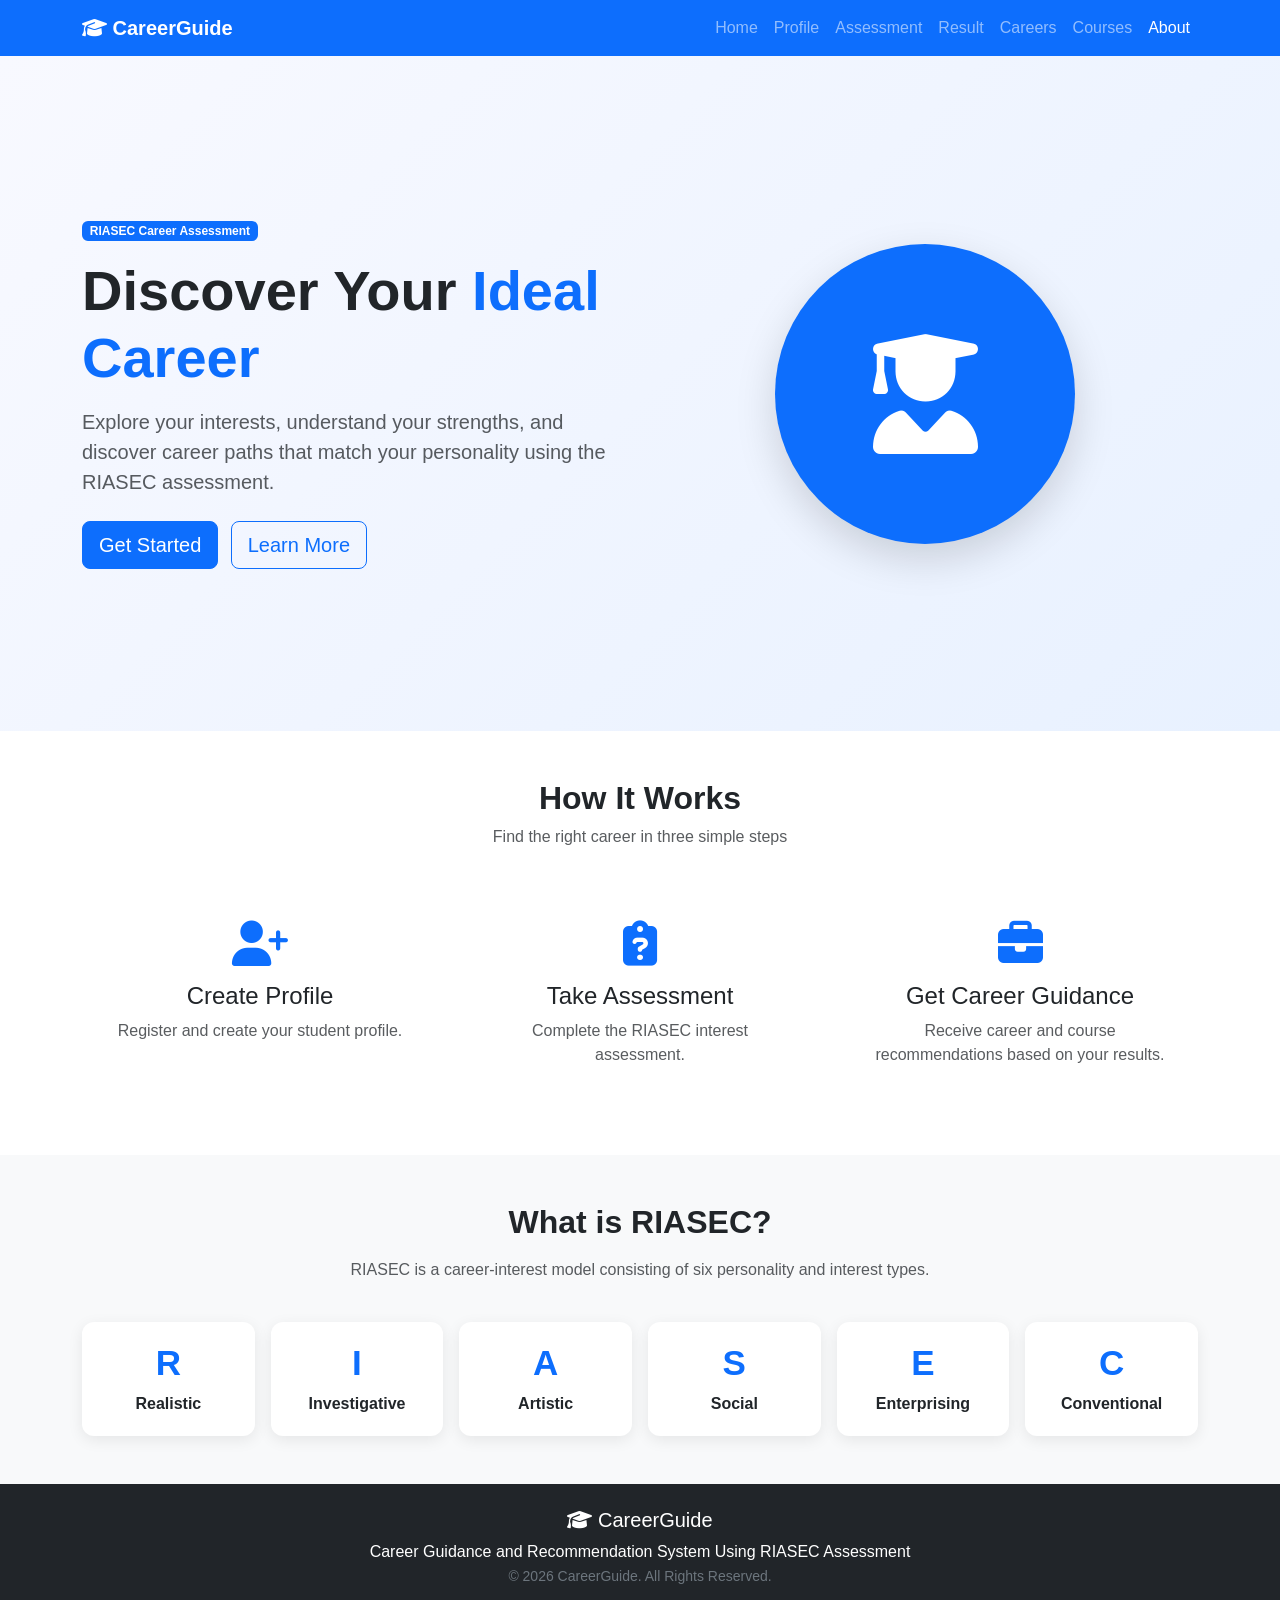
<file: frontend/index.html>
<!DOCTYPE html>
<html lang="en">
<head>
    <meta charset="UTF-8">
    <meta name="viewport" content="width=device-width, initial-scale=1.0">

    <title>Career Guidance - RIASEC Assessment</title>

    <!-- Bootstrap -->
    <link href="https://cdn.jsdelivr.net/npm/bootstrap@5.3.3/dist/css/bootstrap.min.css" rel="stylesheet">

    <!-- Font Awesome -->
    <link rel="stylesheet"
          href="https://cdnjs.cloudflare.com/ajax/libs/font-awesome/6.5.2/css/all.min.css">

    <!-- Custom CSS -->
    <link rel="stylesheet" href="css/style.css">
</head>

<body>

<!-- Navbar -->
<nav class="navbar navbar-expand-lg navbar-dark bg-primary">

    <div class="container">

        <a class="navbar-brand fw-bold"
           href="index.html">

            <i class="fa-solid fa-graduation-cap"></i>

            CareerGuide

        </a>


        <button class="navbar-toggler"
                type="button"
                data-bs-toggle="collapse"
                data-bs-target="#navbarNav"
                aria-label="Toggle navigation"
                aria-expanded="false">

            <span class="navbar-toggler-icon"></span>

        </button>


        <div class="collapse navbar-collapse"
             id="navbarNav">

            <ul class="navbar-nav ms-auto">

                <li class="nav-item">

                    <a class="nav-link"
                       href="index.html">

                        Home

                    </a>

                </li>


                <li class="nav-item">

                    <a class="nav-link"
                       href="profile.html">

                        Profile

                    </a>

                </li>


                <li class="nav-item">

                    <a class="nav-link"
                       href="assessment.html">

                        Assessment

                    </a>

                </li>


                <li class="nav-item">

                    <a class="nav-link"
                       href="result.html">

                        Result

                    </a>

                </li>


                <li class="nav-item">

                    <a class="nav-link"
                       href="career.html">

                        Careers

                    </a>

                </li>


                <li class="nav-item">

                    <a class="nav-link"
                       href="courses.html">

                        Courses

                    </a>

                </li>


                <li class="nav-item">

                    <a class="nav-link active"
                       href="about.html">

                        About

                    </a>

                </li>

            </ul>

        </div>

    </div>

</nav>


<!-- Hero Section -->

<section class="hero-section">

    <div class="container">

        <div class="row align-items-center min-vh-75">

            <div class="col-lg-6">

                <span class="badge bg-primary mb-3">
                    RIASEC Career Assessment
                </span>

                <h1 class="display-4 fw-bold">
                    Discover Your
                    <span class="text-primary">
                        Ideal Career
                    </span>
                </h1>

                <p class="lead text-muted mt-3">
                    Explore your interests, understand your strengths,
                    and discover career paths that match your personality
                    using the RIASEC assessment.
                </p>

                <div class="mt-4">

                    <a href="register.html"
                       class="btn btn-primary btn-lg me-2">
                        Get Started
                    </a>

                    <a href="about.html"
                       class="btn btn-outline-primary btn-lg">
                        Learn More
                    </a>

                </div>

            </div>


            <div class="col-lg-6 text-center">

                <div class="hero-icon">

                    <i class="fa-solid fa-user-graduate"></i>

                </div>

            </div>

        </div>

    </div>

</section>


<!-- Features -->

<section class="py-5">

    <div class="container">

        <div class="text-center mb-5">

            <h2 class="fw-bold">
                How It Works
            </h2>

            <p class="text-muted">
                Find the right career in three simple steps
            </p>

        </div>


        <div class="row g-4">

            <div class="col-md-4">

                <div class="card feature-card h-100 text-center p-4">

                    <i class="fa-solid fa-user-plus feature-icon"></i>

                    <h4 class="mt-3">
                        Create Profile
                    </h4>

                    <p class="text-muted">
                        Register and create your student profile.
                    </p>

                </div>

            </div>


            <div class="col-md-4">

                <div class="card feature-card h-100 text-center p-4">

                    <i class="fa-solid fa-clipboard-question feature-icon"></i>

                    <h4 class="mt-3">
                        Take Assessment
                    </h4>

                    <p class="text-muted">
                        Complete the RIASEC interest assessment.
                    </p>

                </div>

            </div>


            <div class="col-md-4">

                <div class="card feature-card h-100 text-center p-4">

                    <i class="fa-solid fa-briefcase feature-icon"></i>

                    <h4 class="mt-3">
                        Get Career Guidance
                    </h4>

                    <p class="text-muted">
                        Receive career and course recommendations
                        based on your results.
                    </p>

                </div>

            </div>

        </div>

    </div>

</section>


<!-- RIASEC Section -->

<section class="bg-light py-5">

    <div class="container">

        <div class="text-center">

            <h2 class="fw-bold">
                What is RIASEC?
            </h2>

            <p class="text-muted mt-3">
                RIASEC is a career-interest model consisting of six
                personality and interest types.
            </p>

        </div>


        <div class="row g-3 mt-4">

            <div class="col-md-4 col-lg-2">
                <div class="riasec-card">
                    <h5>R</h5>
                    <p>Realistic</p>
                </div>
            </div>

            <div class="col-md-4 col-lg-2">
                <div class="riasec-card">
                    <h5>I</h5>
                    <p>Investigative</p>
                </div>
            </div>

            <div class="col-md-4 col-lg-2">
                <div class="riasec-card">
                    <h5>A</h5>
                    <p>Artistic</p>
                </div>
            </div>

            <div class="col-md-4 col-lg-2">
                <div class="riasec-card">
                    <h5>S</h5>
                    <p>Social</p>
                </div>
            </div>

            <div class="col-md-4 col-lg-2">
                <div class="riasec-card">
                    <h5>E</h5>
                    <p>Enterprising</p>
                </div>
            </div>

            <div class="col-md-4 col-lg-2">
                <div class="riasec-card">
                    <h5>C</h5>
                    <p>Conventional</p>
                </div>
            </div>

        </div>

    </div>

</section>


<!-- Footer -->

<footer class="bg-dark text-white py-4">

    <div class="container text-center">

        <h5>
            <i class="fa-solid fa-graduation-cap"></i>
            CareerGuide
        </h5>

        <p class="mb-0">
            Career Guidance and Recommendation System Using RIASEC Assessment
        </p>

        <small class="text-secondary">
            © 2026 CareerGuide. All Rights Reserved.
        </small>

    </div>

</footer>


<!-- Bootstrap JS -->

<script src="https://cdn.jsdelivr.net/npm/bootstrap@5.3.3/dist/js/bootstrap.bundle.min.js"></script>

<!-- Custom JS -->

<script src="js/script.js"></script>

</body>
</html>
</file>
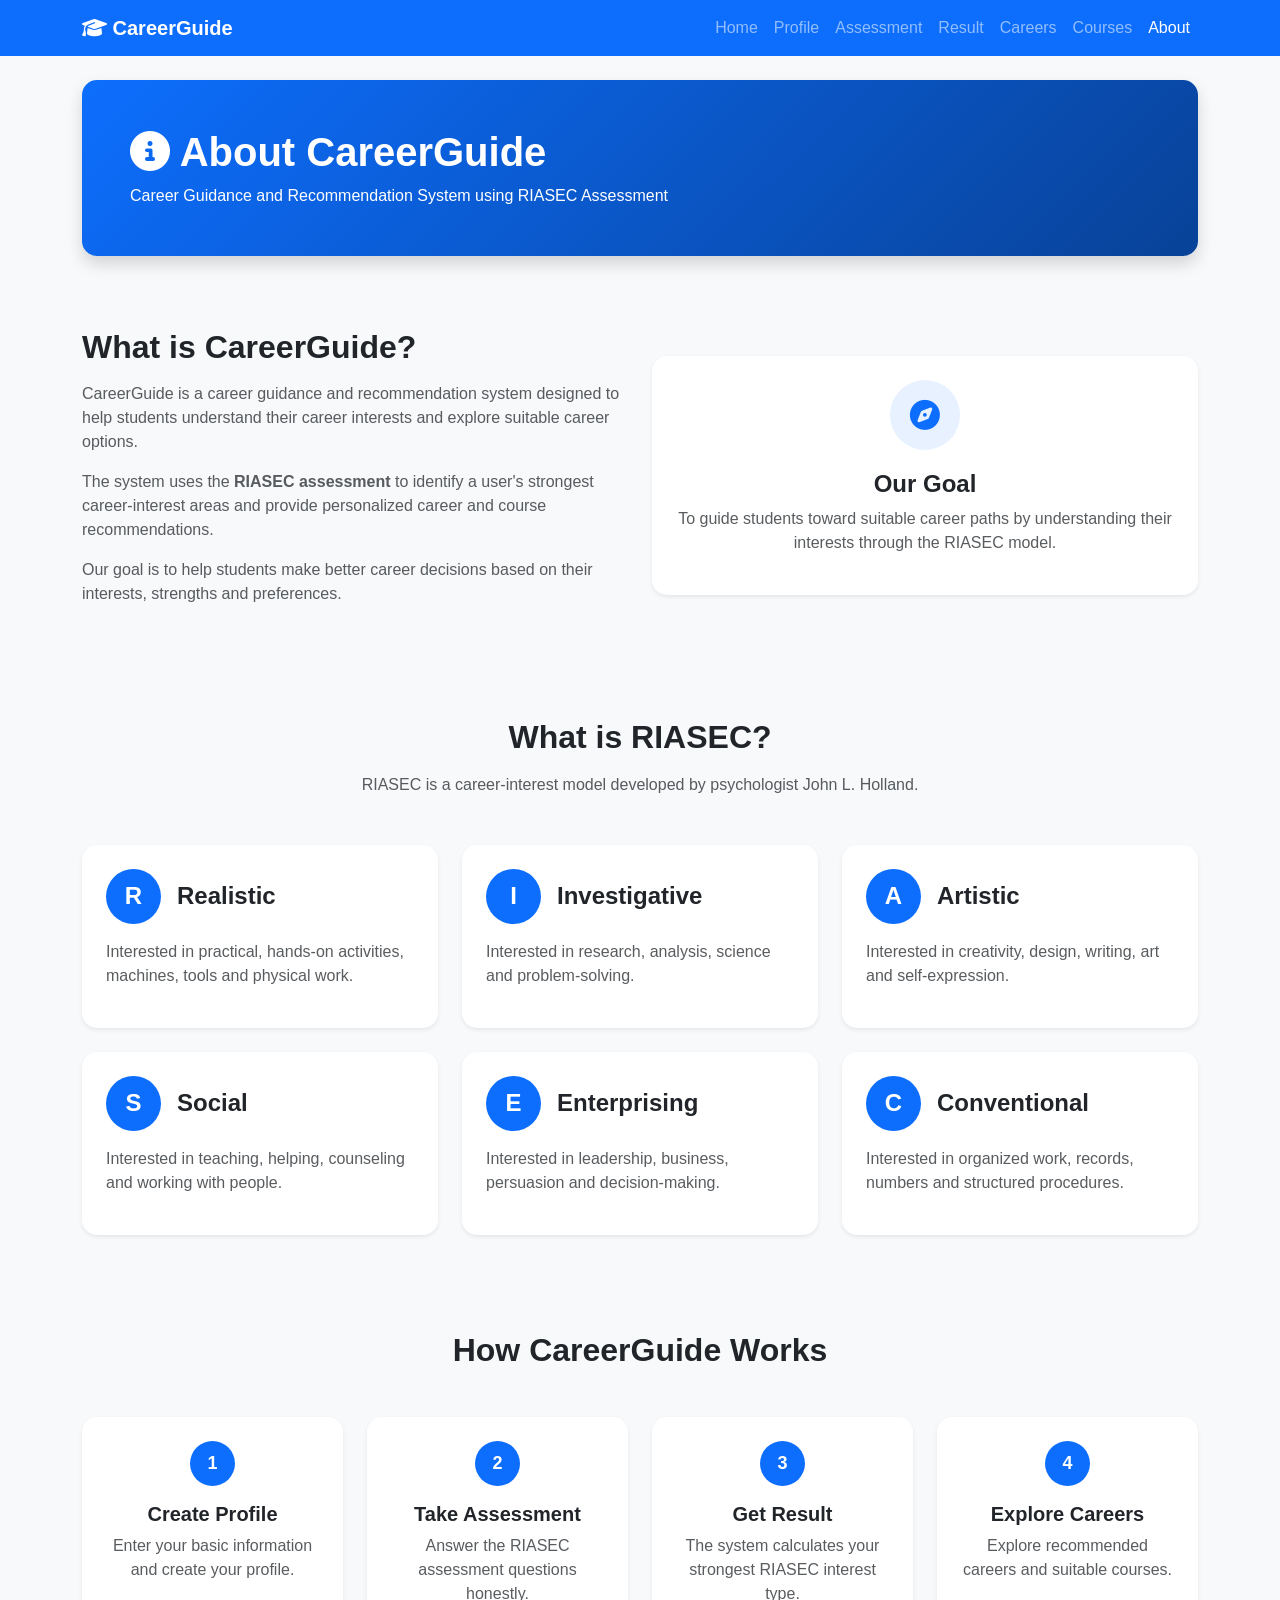
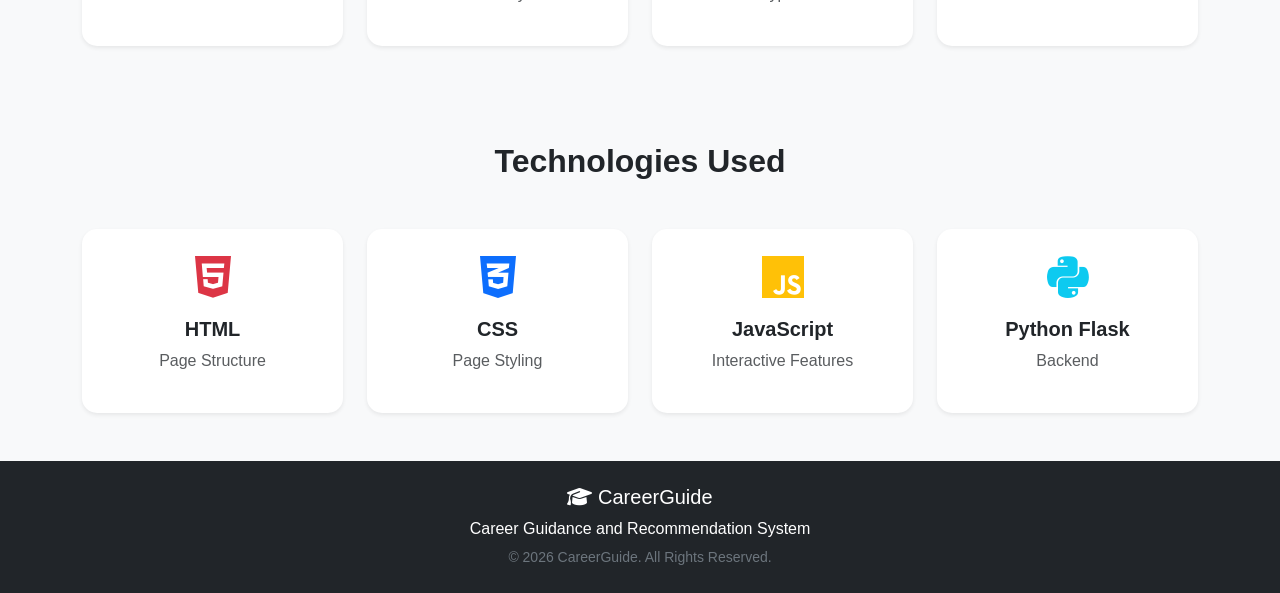
<file: frontend/about.html>
<!DOCTYPE html>
<html lang="en">

<head>

    <meta charset="UTF-8">

    <meta name="viewport"
          content="width=device-width, initial-scale=1.0">

    <title>About Us - CareerGuide</title>

    <!-- Bootstrap -->
    <link href="https://cdn.jsdelivr.net/npm/bootstrap@5.3.3/dist/css/bootstrap.min.css"
          rel="stylesheet">

    <!-- Font Awesome -->
    <link rel="stylesheet"
          href="https://cdnjs.cloudflare.com/ajax/libs/font-awesome/6.5.2/css/all.min.css">

    <!-- Custom CSS -->
    <link rel="stylesheet"
          href="css/style.css">

    <style>

        body {
            background: #f8f9fa;
        }

        .about-header {

            background: linear-gradient(
                135deg,
                #0d6efd,
                #084298
            );

            color: white;

            border-radius: 15px;

        }

        .info-card {

            border: none;

            border-radius: 15px;

            height: 100%;

            transition: 0.3s;

        }

        .info-card:hover {

            transform: translateY(-5px);

            box-shadow:
                0 10px 25px
                rgba(0, 0, 0, 0.12);

        }

        .info-icon {

            width: 70px;

            height: 70px;

            border-radius: 50%;

            background: #e7f1ff;

            color: #0d6efd;

            display: flex;

            align-items: center;

            justify-content: center;

            font-size: 30px;

            margin-bottom: 20px;

        }

        .riasec-box {

            border-left: 5px solid #0d6efd;

            background: white;

            border-radius: 10px;

        }

        .letter {

            width: 55px;

            height: 55px;

            border-radius: 50%;

            background: #0d6efd;

            color: white;

            display: flex;

            align-items: center;

            justify-content: center;

            font-size: 24px;

            font-weight: bold;

            flex-shrink: 0;

        }

        .step-number {

            width: 45px;

            height: 45px;

            border-radius: 50%;

            background: #0d6efd;

            color: white;

            display: flex;

            align-items: center;

            justify-content: center;

            font-weight: bold;

            font-size: 18px;

        }

    </style>

</head>


<body>


<!-- ================================================= -->
<!-- NAVBAR -->
<!-- ================================================= -->

<nav class="navbar navbar-expand-lg navbar-dark bg-primary">

    <div class="container">

        <a class="navbar-brand fw-bold"
           href="index.html">

            <i class="fa-solid fa-graduation-cap"></i>

            CareerGuide

        </a>


        <button class="navbar-toggler"
                type="button"
                data-bs-toggle="collapse"
                data-bs-target="#navbarNav">

            <span class="navbar-toggler-icon"></span>

        </button>


        <div class="collapse navbar-collapse"
             id="navbarNav">

            <ul class="navbar-nav ms-auto">

                <li class="nav-item">

                    <a class="nav-link"
                       href="index.html">

                        Home

                    </a>

                </li>


                <li class="nav-item">

                    <a class="nav-link"
                       href="profile.html">

                        Profile

                    </a>

                </li>


                <li class="nav-item">

                    <a class="nav-link"
                       href="assessment.html">

                        Assessment

                    </a>

                </li>


                <li class="nav-item">

                    <a class="nav-link"
                       href="result.html">

                        Result

                    </a>

                </li>


                <li class="nav-item">

                    <a class="nav-link"
                       href="career.html">

                        Careers

                    </a>

                </li>


                <li class="nav-item">

                    <a class="nav-link"
                       href="courses.html">

                        Courses

                    </a>

                </li>


                <li class="nav-item">

                    <a class="nav-link active"
                       href="about.html">

                        About

                    </a>

                </li>

            </ul>

        </div>

    </div>

</nav>



<!-- ================================================= -->
<!-- HEADER -->
<!-- ================================================= -->

<section class="py-4">

    <div class="container">

        <div class="about-header shadow p-4 p-md-5">

            <h1 class="fw-bold">

                <i class="fa-solid fa-circle-info"></i>

                About CareerGuide

            </h1>

            <p class="mb-0">

                Career Guidance and Recommendation System
                using RIASEC Assessment

            </p>

        </div>

    </div>

</section>



<!-- ================================================= -->
<!-- ABOUT PROJECT -->
<!-- ================================================= -->

<section class="py-5">

    <div class="container">

        <div class="row g-4 align-items-center">


            <div class="col-lg-6">

                <h2 class="fw-bold mb-3">

                    What is CareerGuide?

                </h2>

                <p class="text-muted">

                    CareerGuide is a career guidance and
                    recommendation system designed to help
                    students understand their career interests
                    and explore suitable career options.

                </p>

                <p class="text-muted">

                    The system uses the <strong>RIASEC
                    assessment</strong> to identify a user's
                    strongest career-interest areas and provide
                    personalized career and course recommendations.

                </p>

                <p class="text-muted">

                    Our goal is to help students make better
                    career decisions based on their interests,
                    strengths and preferences.

                </p>

            </div>


            <div class="col-lg-6">

                <div class="card info-card shadow-sm">

                    <div class="card-body p-4 text-center">

                        <div class="info-icon mx-auto">

                            <i class="fa-solid fa-compass"></i>

                        </div>

                        <h4 class="fw-bold">

                            Our Goal

                        </h4>

                        <p class="text-muted">

                            To guide students toward suitable
                            career paths by understanding their
                            interests through the RIASEC model.

                        </p>

                    </div>

                </div>

            </div>


        </div>

    </div>

</section>



<!-- ================================================= -->
<!-- WHAT IS RIASEC -->
<!-- ================================================= -->

<section class="py-5 bg-light">

    <div class="container">

        <h2 class="fw-bold text-center mb-3">

            What is RIASEC?

        </h2>

        <p class="text-muted text-center mb-5">

            RIASEC is a career-interest model developed by
            psychologist John L. Holland.

        </p>


        <div class="row g-4">


            <!-- R -->

            <div class="col-md-6 col-lg-4">

                <div class="card info-card shadow-sm">

                    <div class="card-body p-4">

                        <div class="d-flex align-items-center mb-3">

                            <div class="letter me-3">

                                R

                            </div>

                            <h4 class="fw-bold mb-0">

                                Realistic

                            </h4>

                        </div>

                        <p class="text-muted">

                            Interested in practical,
                            hands-on activities, machines,
                            tools and physical work.

                        </p>

                    </div>

                </div>

            </div>


            <!-- I -->

            <div class="col-md-6 col-lg-4">

                <div class="card info-card shadow-sm">

                    <div class="card-body p-4">

                        <div class="d-flex align-items-center mb-3">

                            <div class="letter me-3">

                                I

                            </div>

                            <h4 class="fw-bold mb-0">

                                Investigative

                            </h4>

                        </div>

                        <p class="text-muted">

                            Interested in research,
                            analysis, science and
                            problem-solving.

                        </p>

                    </div>

                </div>

            </div>


            <!-- A -->

            <div class="col-md-6 col-lg-4">

                <div class="card info-card shadow-sm">

                    <div class="card-body p-4">

                        <div class="d-flex align-items-center mb-3">

                            <div class="letter me-3">

                                A

                            </div>

                            <h4 class="fw-bold mb-0">

                                Artistic

                            </h4>

                        </div>

                        <p class="text-muted">

                            Interested in creativity,
                            design, writing, art and
                            self-expression.

                        </p>

                    </div>

                </div>

            </div>


            <!-- S -->

            <div class="col-md-6 col-lg-4">

                <div class="card info-card shadow-sm">

                    <div class="card-body p-4">

                        <div class="d-flex align-items-center mb-3">

                            <div class="letter me-3">

                                S

                            </div>

                            <h4 class="fw-bold mb-0">

                                Social

                            </h4>

                        </div>

                        <p class="text-muted">

                            Interested in teaching,
                            helping, counseling and
                            working with people.

                        </p>

                    </div>

                </div>

            </div>


            <!-- E -->

            <div class="col-md-6 col-lg-4">

                <div class="card info-card shadow-sm">

                    <div class="card-body p-4">

                        <div class="d-flex align-items-center mb-3">

                            <div class="letter me-3">

                                E

                            </div>

                            <h4 class="fw-bold mb-0">

                                Enterprising

                            </h4>

                        </div>

                        <p class="text-muted">

                            Interested in leadership,
                            business, persuasion and
                            decision-making.

                        </p>

                    </div>

                </div>

            </div>


            <!-- C -->

            <div class="col-md-6 col-lg-4">

                <div class="card info-card shadow-sm">

                    <div class="card-body p-4">

                        <div class="d-flex align-items-center mb-3">

                            <div class="letter me-3">

                                C

                            </div>

                            <h4 class="fw-bold mb-0">

                                Conventional

                            </h4>

                        </div>

                        <p class="text-muted">

                            Interested in organized work,
                            records, numbers and structured
                            procedures.

                        </p>

                    </div>

                </div>

            </div>


        </div>

    </div>

</section>



<!-- ================================================= -->
<!-- HOW IT WORKS -->
<!-- ================================================= -->

<section class="py-5">

    <div class="container">

        <h2 class="fw-bold text-center mb-5">

            How CareerGuide Works

        </h2>


        <div class="row g-4">


            <!-- STEP 1 -->

            <div class="col-md-6 col-lg-3">

                <div class="card info-card shadow-sm">

                    <div class="card-body text-center p-4">

                        <div class="step-number mx-auto mb-3">

                            1

                        </div>

                        <h5 class="fw-bold">

                            Create Profile

                        </h5>

                        <p class="text-muted">

                            Enter your basic information
                            and create your profile.

                        </p>

                    </div>

                </div>

            </div>


            <!-- STEP 2 -->

            <div class="col-md-6 col-lg-3">

                <div class="card info-card shadow-sm">

                    <div class="card-body text-center p-4">

                        <div class="step-number mx-auto mb-3">

                            2

                        </div>

                        <h5 class="fw-bold">

                            Take Assessment

                        </h5>

                        <p class="text-muted">

                            Answer the RIASEC assessment
                            questions honestly.

                        </p>

                    </div>

                </div>

            </div>


            <!-- STEP 3 -->

            <div class="col-md-6 col-lg-3">

                <div class="card info-card shadow-sm">

                    <div class="card-body text-center p-4">

                        <div class="step-number mx-auto mb-3">

                            3

                        </div>

                        <h5 class="fw-bold">

                            Get Result

                        </h5>

                        <p class="text-muted">

                            The system calculates your
                            strongest RIASEC interest type.

                        </p>

                    </div>

                </div>

            </div>


            <!-- STEP 4 -->

            <div class="col-md-6 col-lg-3">

                <div class="card info-card shadow-sm">

                    <div class="card-body text-center p-4">

                        <div class="step-number mx-auto mb-3">

                            4

                        </div>

                        <h5 class="fw-bold">

                            Explore Careers

                        </h5>

                        <p class="text-muted">

                            Explore recommended careers
                            and suitable courses.

                        </p>

                    </div>

                </div>

            </div>


        </div>

    </div>

</section>



<!-- ================================================= -->
<!-- TECHNOLOGY -->
<!-- ================================================= -->

<section class="py-5 bg-light">

    <div class="container">

        <h2 class="fw-bold text-center mb-5">

            Technologies Used

        </h2>


        <div class="row g-4 justify-content-center">


            <div class="col-6 col-md-3">

                <div class="card info-card shadow-sm text-center">

                    <div class="card-body p-4">

                        <i class="fa-brands fa-html5 fa-3x text-danger mb-3"></i>

                        <h5 class="fw-bold">

                            HTML

                        </h5>

                        <p class="text-muted">

                            Page Structure

                        </p>

                    </div>

                </div>

            </div>


            <div class="col-6 col-md-3">

                <div class="card info-card shadow-sm text-center">

                    <div class="card-body p-4">

                        <i class="fa-brands fa-css3-alt fa-3x text-primary mb-3"></i>

                        <h5 class="fw-bold">

                            CSS

                        </h5>

                        <p class="text-muted">

                            Page Styling

                        </p>

                    </div>

                </div>

            </div>


            <div class="col-6 col-md-3">

                <div class="card info-card shadow-sm text-center">

                    <div class="card-body p-4">

                        <i class="fa-brands fa-js fa-3x text-warning mb-3"></i>

                        <h5 class="fw-bold">

                            JavaScript

                        </h5>

                        <p class="text-muted">

                            Interactive Features

                        </p>

                    </div>

                </div>

            </div>


            <div class="col-6 col-md-3">

                <div class="card info-card shadow-sm text-center">

                    <div class="card-body p-4">

                        <i class="fa-brands fa-python fa-3x text-info mb-3"></i>

                        <h5 class="fw-bold">

                            Python Flask

                        </h5>

                        <p class="text-muted">

                            Backend

                        </p>

                    </div>

                </div>

            </div>


        </div>

    </div>

</section>



<!-- ================================================= -->
<!-- FOOTER -->
<!-- ================================================= -->

<footer class="bg-dark text-white py-4">

    <div class="container text-center">

        <h5>

            <i class="fa-solid fa-graduation-cap"></i>

            CareerGuide

        </h5>

        <p class="mb-1">

            Career Guidance and Recommendation System

        </p>

        <small class="text-secondary">

            © 2026 CareerGuide. All Rights Reserved.

        </small>

    </div>

</footer>



<!-- Bootstrap JS -->

<script src="https://cdn.jsdelivr.net/npm/bootstrap@5.3.3/dist/js/bootstrap.bundle.min.js">
</script>


</body>

</html>
</file>
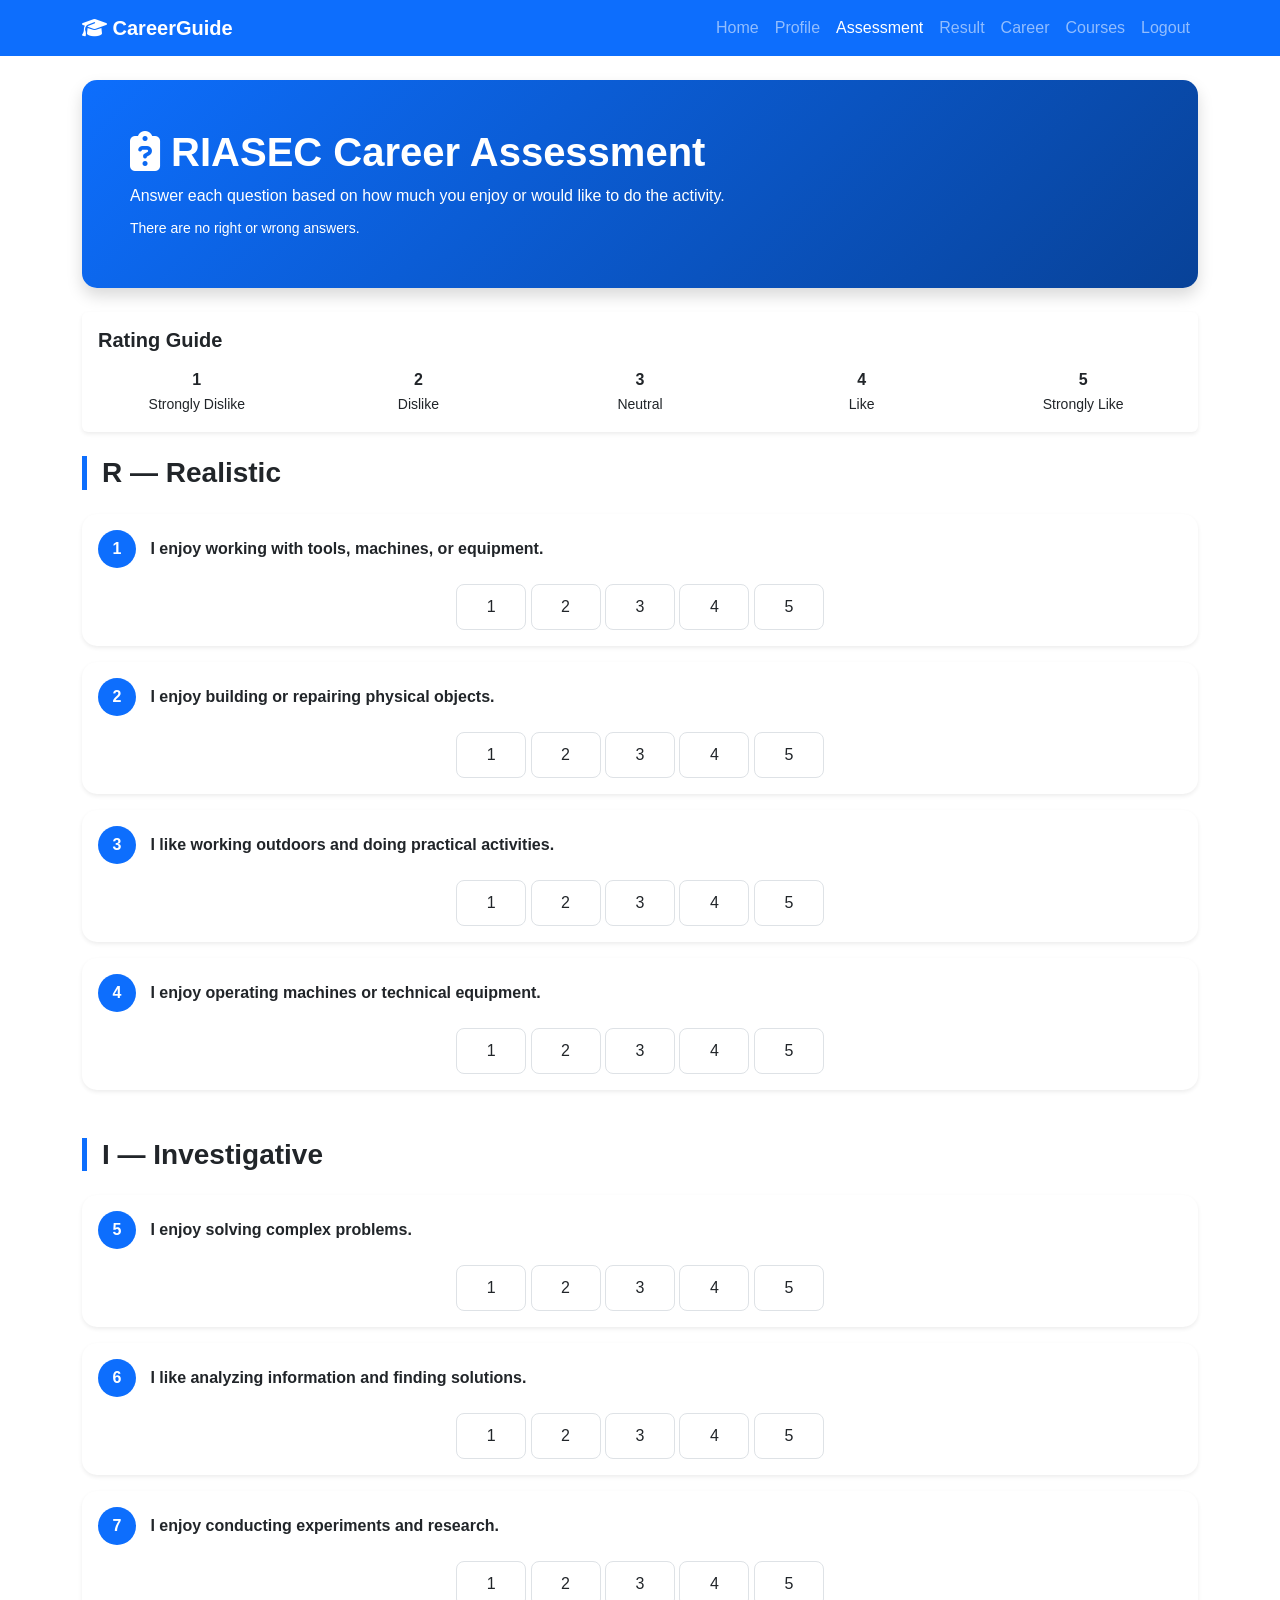
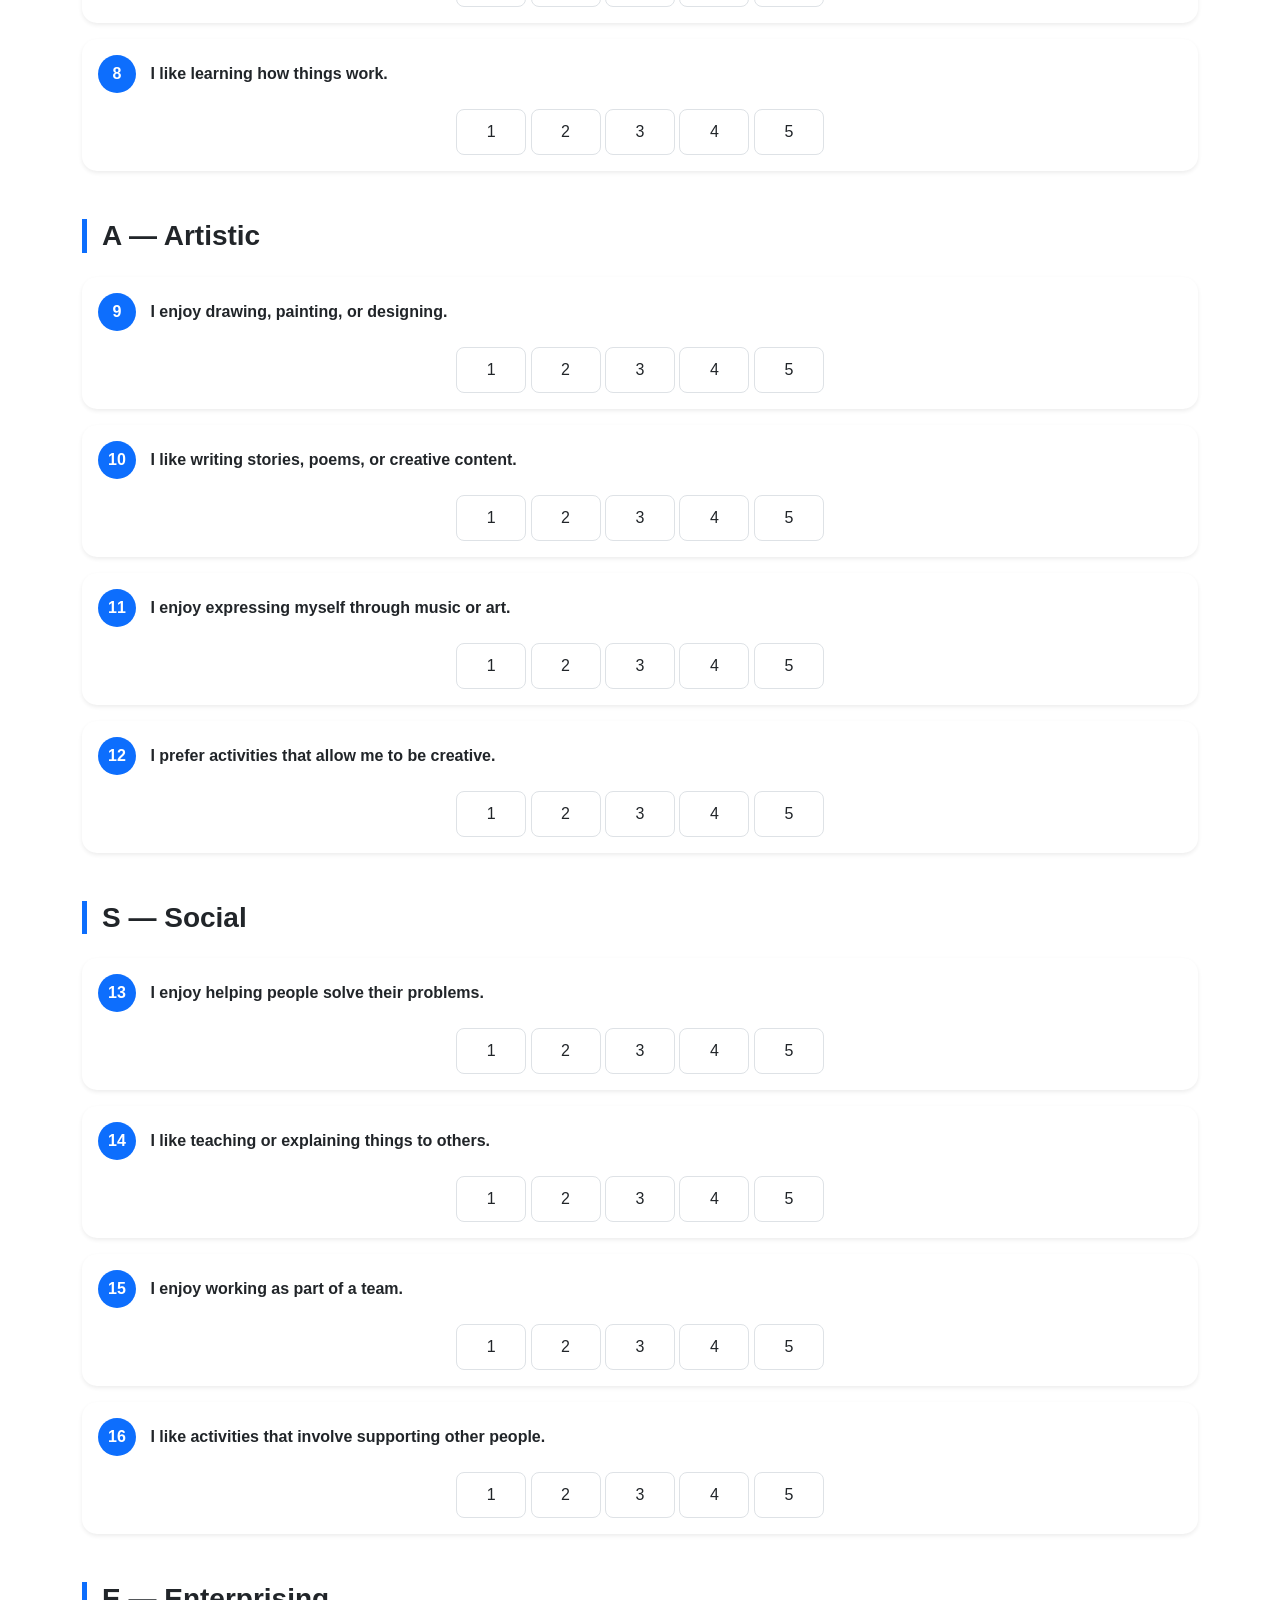
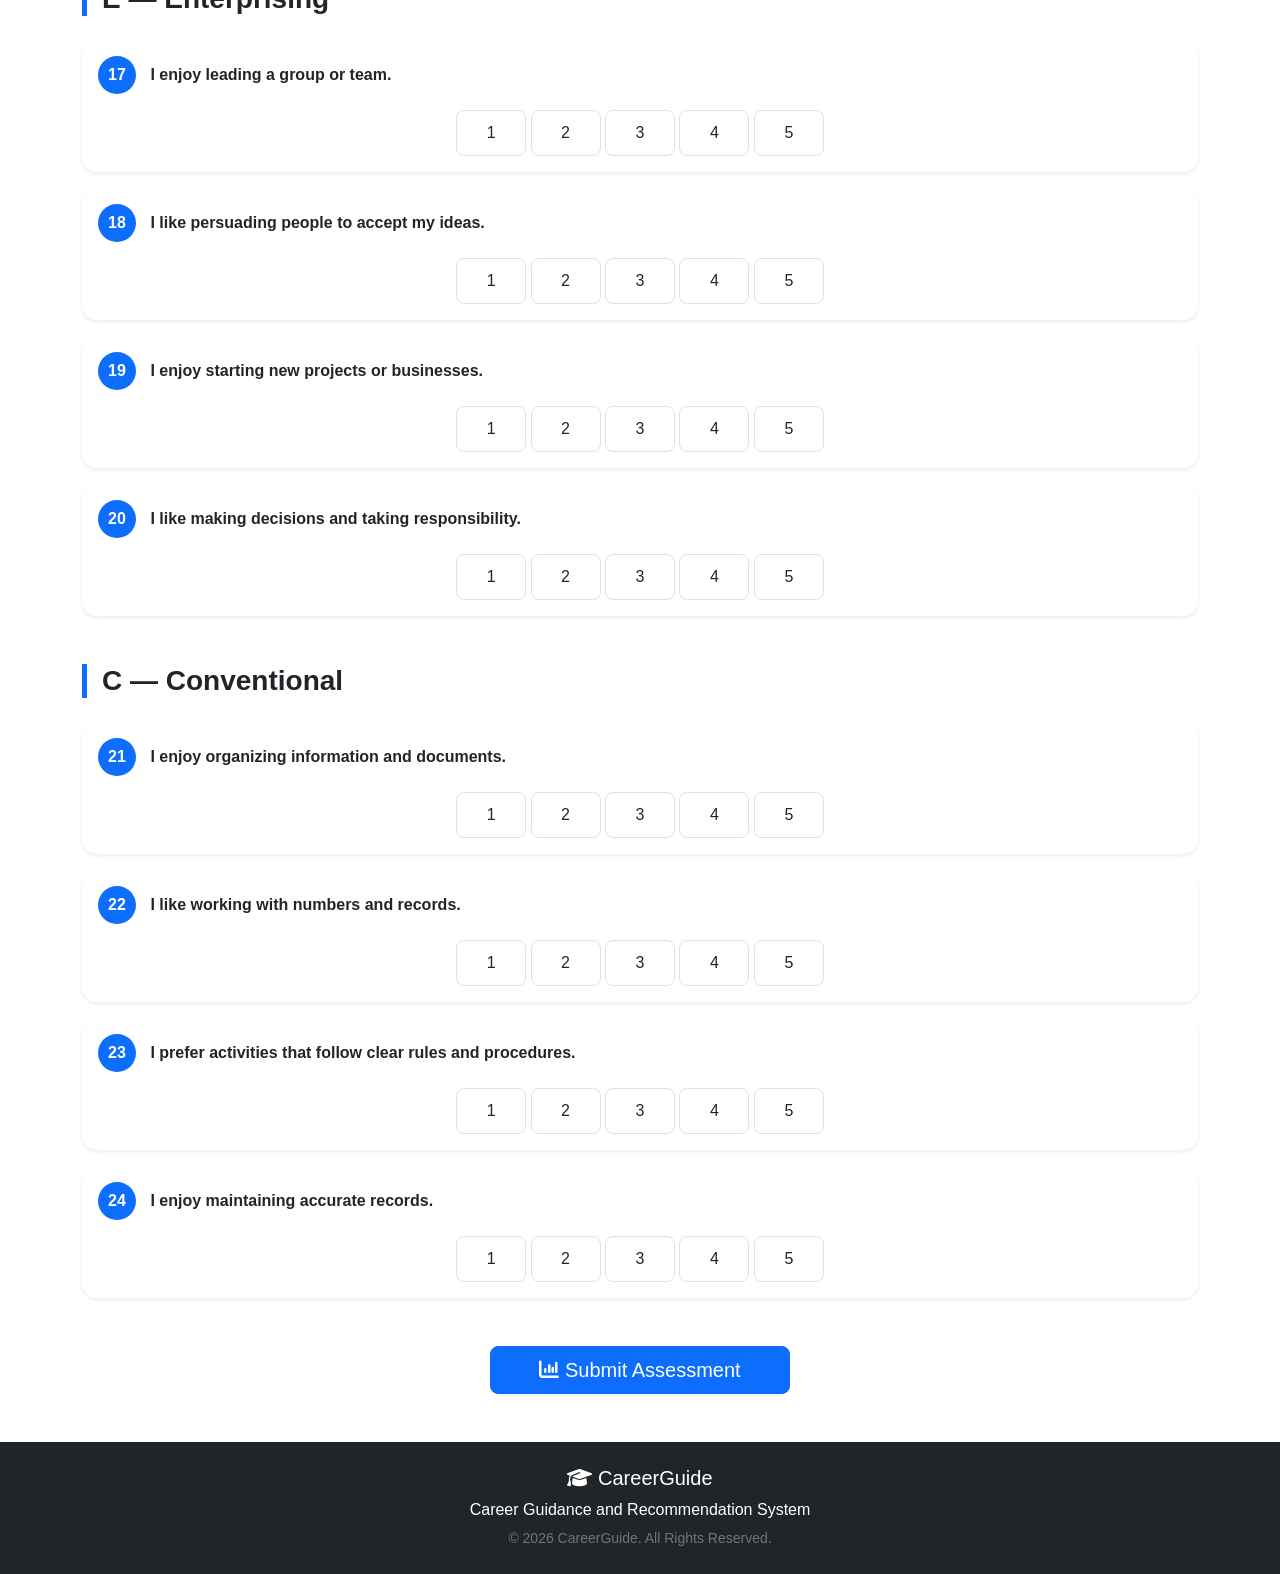
<file: frontend/assessment.html>
<!DOCTYPE html>
<html lang="en">

<head>
    <meta charset="UTF-8">
    <meta name="viewport" content="width=device-width, initial-scale=1.0">

    <title>RIASEC Assessment - CareerGuide</title>

    <!-- Bootstrap -->
    <link href="https://cdn.jsdelivr.net/npm/bootstrap@5.3.3/dist/css/bootstrap.min.css"
          rel="stylesheet">

    <!-- Font Awesome -->
    <link rel="stylesheet"
          href="https://cdnjs.cloudflare.com/ajax/libs/font-awesome/6.5.2/css/all.min.css">

    <!-- Custom CSS -->
    <link rel="stylesheet" href="css/style.css">

    <style>

        .assessment-header {
            background: linear-gradient(135deg, #0d6efd, #084298);
            color: white;
            border-radius: 15px;
        }

        .question-card {
            border: none;
            border-radius: 15px;
            transition: 0.3s;
        }

        .question-card:hover {
            box-shadow: 0 8px 25px rgba(0, 0, 0, 0.08);
        }

        .question-number {
            width: 38px;
            height: 38px;
            border-radius: 50%;
            background: #0d6efd;
            color: white;
            display: inline-flex;
            align-items: center;
            justify-content: center;
            font-weight: bold;
            margin-right: 10px;
        }

        .rating-option {
            cursor: pointer;
        }

        .rating-option input {
            display: none;
        }

        .rating-label {
            display: inline-block;
            padding: 10px 16px;
            border: 1px solid #dee2e6;
            border-radius: 8px;
            cursor: pointer;
            transition: 0.2s;
            min-width: 70px;
            text-align: center;
        }

        .rating-label:hover {
            background: #e7f1ff;
            border-color: #0d6efd;
        }

        .rating-option input:checked + .rating-label {
            background: #0d6efd;
            color: white;
            border-color: #0d6efd;
        }

        .category-title {
            border-left: 5px solid #0d6efd;
            padding-left: 15px;
        }

    </style>

</head>

<body>


<!-- ================= NAVBAR ================= -->

<nav class="navbar navbar-expand-lg navbar-dark bg-primary">

    <div class="container">

        <a class="navbar-brand fw-bold" href="index.html">

            <i class="fa-solid fa-graduation-cap"></i>

            CareerGuide

        </a>


        <button class="navbar-toggler"
                type="button"
                data-bs-toggle="collapse"
            data-bs-target="#navbarNav"
            aria-label="Toggle navigation">

            <span class="navbar-toggler-icon"></span>

        </button>


        <div class="collapse navbar-collapse" id="navbarNav">

            <ul class="navbar-nav ms-auto">

                <li class="nav-item">
                    <a class="nav-link" href="index.html">
                        Home
                    </a>
                </li>

                <li class="nav-item">
                    <a class="nav-link" href="profile.html">
                        Profile
                    </a>
                </li>

                <li class="nav-item">
                    <a class="nav-link active" href="assessment.html">
                        Assessment
                    </a>
                </li>

                <li class="nav-item">
                    <a class="nav-link" href="result.html">
                        Result
                    </a>
                </li>

                <li class="nav-item">
                    <a class="nav-link" href="career.html">
                        Career
                    </a>
                </li>

                <li class="nav-item">
                    <a class="nav-link" href="courses.html">
                        Courses
                    </a>
                </li>

                <li class="nav-item">
                    <a class="nav-link"
                       href="login.html"
                       onclick="logoutAssessmentUser(); return false;">
                        Logout
                    </a>
                </li>

            </ul>

        </div>

    </div>

</nav>


<!-- ================= HEADER ================= -->

<section class="py-4">

    <div class="container">

        <div class="assessment-header p-4 p-md-5 shadow">

            <h1 class="fw-bold">

                <i class="fa-solid fa-clipboard-question"></i>

                RIASEC Career Assessment

            </h1>

            <p class="mb-2">

                Answer each question based on how much you enjoy
                or would like to do the activity.

            </p>

            <small>

                There are no right or wrong answers.

            </small>

        </div>

    </div>

</section>


<!-- ================= RATING GUIDE ================= -->

<section>

    <div class="container">

        <div class="card border-0 shadow-sm mb-4">

            <div class="card-body">

                <h5 class="fw-bold">
                    Rating Guide
                </h5>

                <div class="row text-center mt-3">

                    <div class="col">
                        <strong>1</strong>
                        <br>
                        <small>Strongly Dislike</small>
                    </div>

                    <div class="col">
                        <strong>2</strong>
                        <br>
                        <small>Dislike</small>
                    </div>

                    <div class="col">
                        <strong>3</strong>
                        <br>
                        <small>Neutral</small>
                    </div>

                    <div class="col">
                        <strong>4</strong>
                        <br>
                        <small>Like</small>
                    </div>

                    <div class="col">
                        <strong>5</strong>
                        <br>
                        <small>Strongly Like</small>
                    </div>

                </div>

            </div>

        </div>

    </div>

</section>


<!-- ================= ASSESSMENT FORM ================= -->

<section class="pb-5">

<div class="container">

<form id="riasecForm">


<!-- ================= REALISTIC ================= -->

<h3 class="category-title fw-bold mb-4 mt-4">
    R — Realistic
</h3>


<div class="card question-card shadow-sm mb-3">

<div class="card-body">

<p class="fw-semibold">
<span class="question-number">1</span>
I enjoy working with tools, machines, or equipment.
</p>

<div class="text-center">

<label class="rating-option">
<input type="radio" name="q1" value="1">
<span class="rating-label">1</span>
</label>

<label class="rating-option">
<input type="radio" name="q1" value="2">
<span class="rating-label">2</span>
</label>

<label class="rating-option">
<input type="radio" name="q1" value="3">
<span class="rating-label">3</span>
</label>

<label class="rating-option">
<input type="radio" name="q1" value="4">
<span class="rating-label">4</span>
</label>

<label class="rating-option">
<input type="radio" name="q1" value="5">
<span class="rating-label">5</span>
</label>

</div>

</div>
</div>


<div class="card question-card shadow-sm mb-3">

<div class="card-body">

<p class="fw-semibold">
<span class="question-number">2</span>
I enjoy building or repairing physical objects.
</p>

<div class="text-center">

<label class="rating-option"><input type="radio" name="q2" value="1"><span class="rating-label">1</span></label>
<label class="rating-option"><input type="radio" name="q2" value="2"><span class="rating-label">2</span></label>
<label class="rating-option"><input type="radio" name="q2" value="3"><span class="rating-label">3</span></label>
<label class="rating-option"><input type="radio" name="q2" value="4"><span class="rating-label">4</span></label>
<label class="rating-option"><input type="radio" name="q2" value="5"><span class="rating-label">5</span></label>

</div>

</div>
</div>


<div class="card question-card shadow-sm mb-3">

<div class="card-body">

<p class="fw-semibold">
<span class="question-number">3</span>
I like working outdoors and doing practical activities.
</p>

<div class="text-center">

<label class="rating-option"><input type="radio" name="q3" value="1"><span class="rating-label">1</span></label>
<label class="rating-option"><input type="radio" name="q3" value="2"><span class="rating-label">2</span></label>
<label class="rating-option"><input type="radio" name="q3" value="3"><span class="rating-label">3</span></label>
<label class="rating-option"><input type="radio" name="q3" value="4"><span class="rating-label">4</span></label>
<label class="rating-option"><input type="radio" name="q3" value="5"><span class="rating-label">5</span></label>

</div>

</div>
</div>


<div class="card question-card shadow-sm mb-4">

<div class="card-body">

<p class="fw-semibold">
<span class="question-number">4</span>
I enjoy operating machines or technical equipment.
</p>

<div class="text-center">

<label class="rating-option"><input type="radio" name="q4" value="1"><span class="rating-label">1</span></label>
<label class="rating-option"><input type="radio" name="q4" value="2"><span class="rating-label">2</span></label>
<label class="rating-option"><input type="radio" name="q4" value="3"><span class="rating-label">3</span></label>
<label class="rating-option"><input type="radio" name="q4" value="4"><span class="rating-label">4</span></label>
<label class="rating-option"><input type="radio" name="q4" value="5"><span class="rating-label">5</span></label>

</div>

</div>
</div>


<!-- ================= INVESTIGATIVE ================= -->

<h3 class="category-title fw-bold mb-4 mt-5">
    I — Investigative
</h3>


<div id="investigativeQuestions"></div>


<!-- ================= ARTISTIC ================= -->

<h3 class="category-title fw-bold mb-4 mt-5">
    A — Artistic
</h3>


<div id="artisticQuestions"></div>


<!-- ================= SOCIAL ================= -->

<h3 class="category-title fw-bold mb-4 mt-5">
    S — Social
</h3>


<div id="socialQuestions"></div>


<!-- ================= ENTERPRISING ================= -->

<h3 class="category-title fw-bold mb-4 mt-5">
    E — Enterprising
</h3>


<div id="enterprisingQuestions"></div>


<!-- ================= CONVENTIONAL ================= -->

<h3 class="category-title fw-bold mb-4 mt-5">
    C — Conventional
</h3>


<div id="conventionalQuestions"></div>


<!-- ================= SUBMIT ================= -->

<div class="text-center mt-5">

<button type="submit"
        class="btn btn-primary btn-lg px-5">

    <i class="fa-solid fa-chart-column"></i>

    Submit Assessment

</button>

</div>


</form>

</div>

</section>


<!-- Footer -->

<footer class="bg-dark text-white py-4">

<div class="container text-center">

<h5>
<i class="fa-solid fa-graduation-cap"></i>
CareerGuide
</h5>

<p class="mb-1">
Career Guidance and Recommendation System
</p>

<small class="text-secondary">
© 2026 CareerGuide. All Rights Reserved.
</small>

</div>

</footer>


<!-- Bootstrap -->

<script src="https://cdn.jsdelivr.net/npm/bootstrap@5.3.3/dist/js/bootstrap.bundle.min.js">
</script>


<!-- Assessment JS -->

<script src="js/assessment.js"></script>

</body>
</html>
</file>
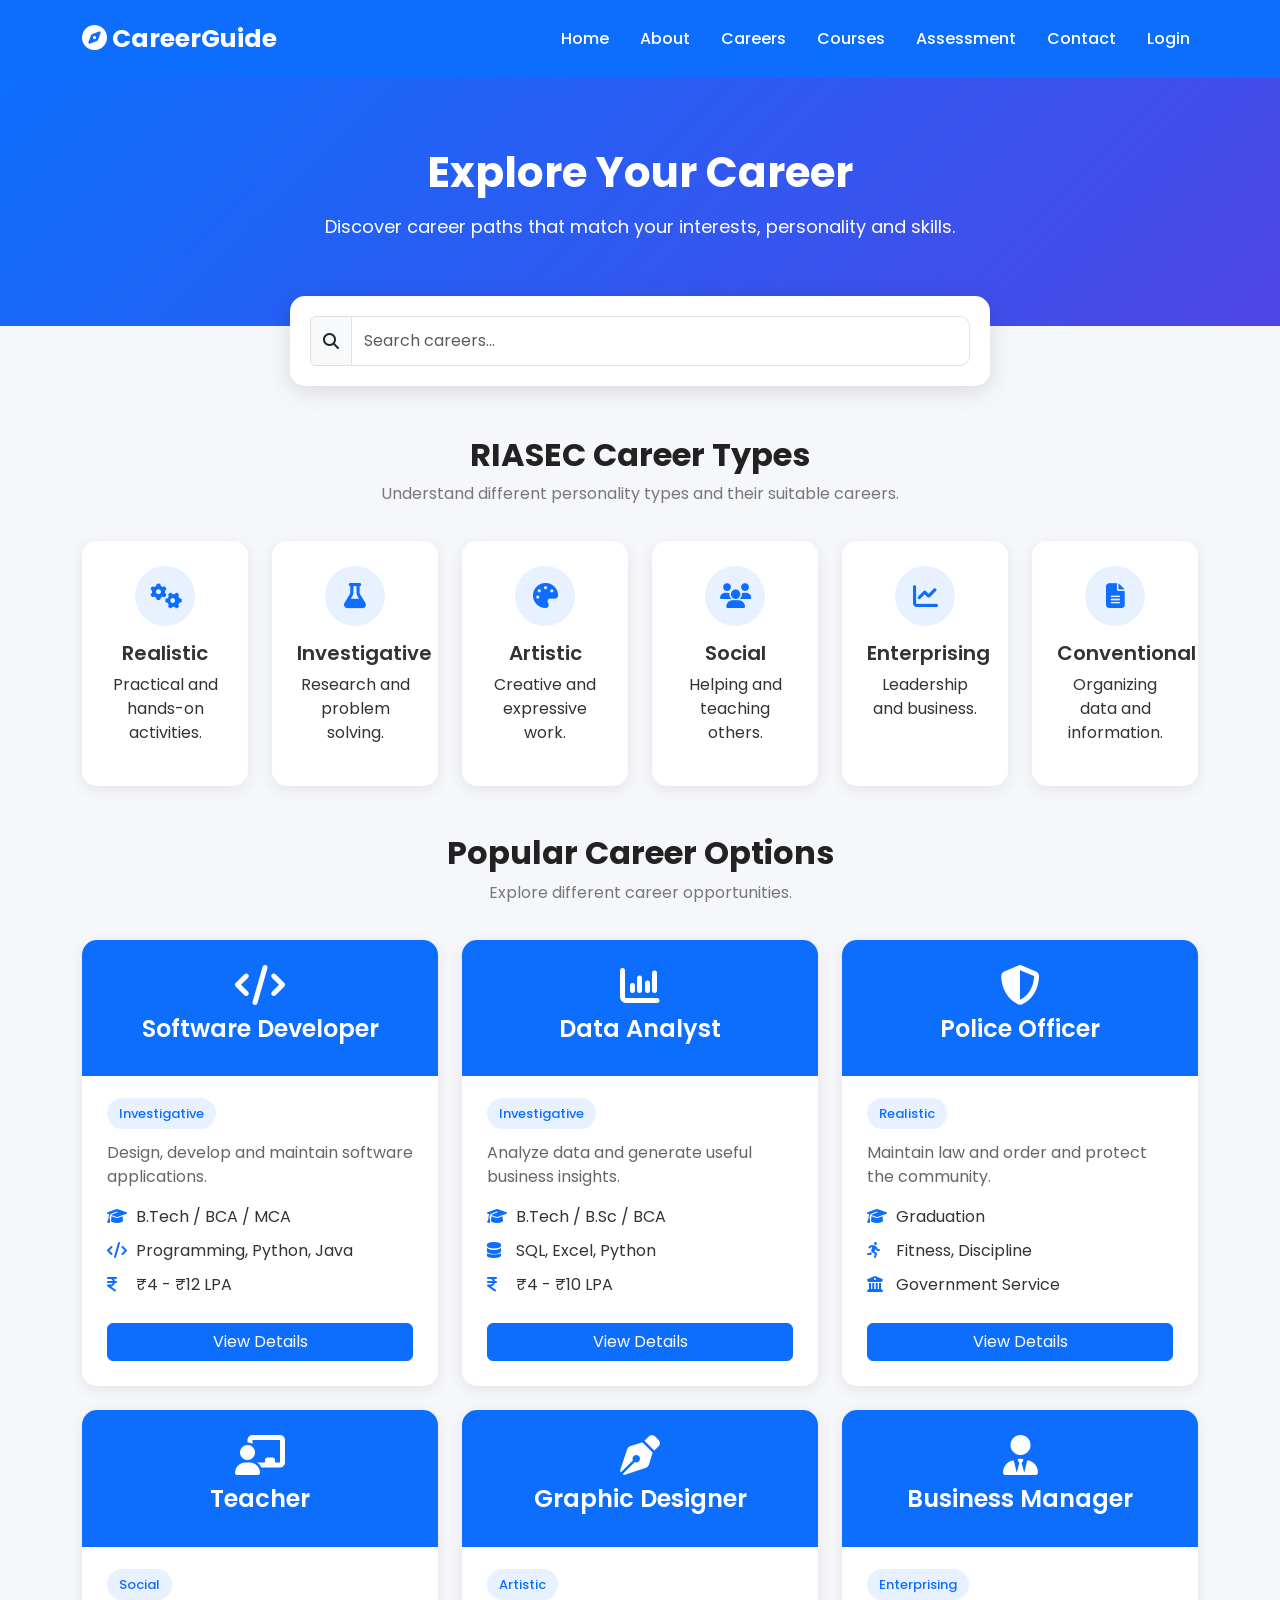
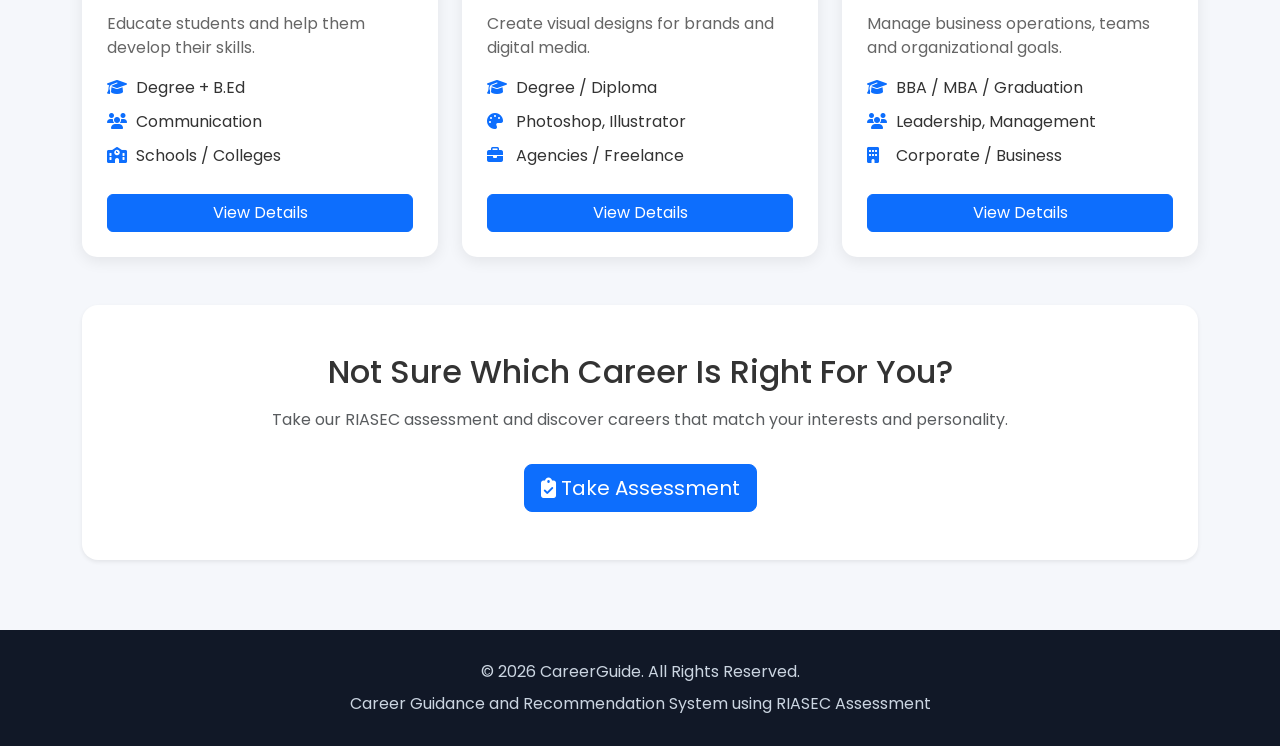
<file: frontend/career.html>
<!DOCTYPE html>

<html lang="en">

<head>
    <meta charset="UTF-8">
    <meta name="viewport" content="width=device-width, initial-scale=1.0">


<title>Careers - CareerGuide</title>

<!-- Bootstrap CSS -->
<link
    href="https://cdn.jsdelivr.net/npm/bootstrap@5.3.3/dist/css/bootstrap.min.css"
    rel="stylesheet">

<!-- Font Awesome -->
<link
    rel="stylesheet"
    href="https://cdnjs.cloudflare.com/ajax/libs/font-awesome/6.5.2/css/all.min.css">

<!-- Google Font -->
<link
    href="https://fonts.googleapis.com/css2?family=Poppins:wght@300;400;500;600;700&display=swap"
    rel="stylesheet">

<style>

    * {
        margin: 0;
        padding: 0;
        box-sizing: border-box;
    }

    body {
        font-family: 'Poppins', sans-serif;
        background: #f5f7fb;
        color: #333;
    }

    /* Navbar */

    .navbar {
        background: #0d6efd;
        padding: 15px 0;
    }

    .navbar-brand {
        color: white !important;
        font-size: 25px;
        font-weight: 700;
    }

    .navbar-nav .nav-link {
        color: white !important;
        margin-left: 15px;
        font-weight: 500;
    }

    .navbar-nav .nav-link:hover {
        color: #dbeafe !important;
    }

    /* Hero */

    .hero {
        background: linear-gradient(135deg, #0d6efd, #4f46e5);
        color: white;
        padding: 70px 20px;
        text-align: center;
    }

    .hero h1 {
        font-size: 42px;
        font-weight: 700;
    }

    .hero p {
        font-size: 18px;
        margin-top: 15px;
    }

    /* Search */

    .search-box {
        max-width: 700px;
        margin: -30px auto 50px;
        background: white;
        padding: 20px;
        border-radius: 15px;
        box-shadow: 0 5px 25px rgba(0,0,0,0.12);
        position: relative;
    }

    .search-box input {
        height: 50px;
        border-radius: 10px;
    }

    /* Section */

    .section-title {
        text-align: center;
        margin-bottom: 35px;
    }

    .section-title h2 {
        font-weight: 700;
        color: #222;
    }

    .section-title p {
        color: #777;
    }

    /* RIASEC */

    .riasec-card {
        background: white;
        border-radius: 15px;
        padding: 25px;
        text-align: center;
        height: 100%;
        box-shadow: 0 4px 15px rgba(0,0,0,0.08);
        transition: 0.3s;
    }

    .riasec-card:hover {
        transform: translateY(-6px);
    }

    .riasec-icon {
        width: 60px;
        height: 60px;
        background: #e8f1ff;
        color: #0d6efd;
        border-radius: 50%;
        display: flex;
        align-items: center;
        justify-content: center;
        margin: auto auto 15px;
        font-size: 25px;
    }

    .riasec-card h5 {
        font-weight: 600;
    }

    /* Career Cards */

    .career-card {
        background: white;
        border-radius: 15px;
        overflow: hidden;
        height: 100%;
        box-shadow: 0 4px 15px rgba(0,0,0,0.08);
        transition: 0.3s;
    }

    .career-card:hover {
        transform: translateY(-7px);
        box-shadow: 0 8px 25px rgba(0,0,0,0.13);
    }

    .career-header {
        background: #0d6efd;
        color: white;
        padding: 25px;
        text-align: center;
    }

    .career-header i {
        font-size: 40px;
        margin-bottom: 10px;
    }

    .career-header h4 {
        font-weight: 600;
    }

    .career-body {
        padding: 25px;
    }

    .career-body p {
        color: #666;
    }

    .info {
        margin: 10px 0;
    }

    .info i {
        color: #0d6efd;
        width: 25px;
    }

    .badge-riasec {
        background: #e8f1ff;
        color: #0d6efd;
        padding: 6px 12px;
        border-radius: 20px;
        font-size: 13px;
        font-weight: 500;
    }

    /* Footer */

    footer {
        background: #111827;
        color: white;
        padding: 30px 0;
        margin-top: 70px;
        text-align: center;
    }

    footer p {
        margin: 0;
        color: #cbd5e1;
    }

    /* Responsive */

    @media (max-width: 768px) {

        .hero h1 {
            font-size: 32px;
        }

        .hero p {
            font-size: 16px;
        }

        .navbar-nav .nav-link {
            margin-left: 0;
        }
    }

</style>


</head>

<body>

<!-- ================= NAVBAR ================= -->

<nav class="navbar navbar-expand-lg">


<div class="container">

    <a class="navbar-brand" href="index.html">
        <i class="fa-solid fa-compass"></i>
        CareerGuide
    </a>

    <button
        class="navbar-toggler bg-light"
        type="button"
        data-bs-toggle="collapse"
        data-bs-target="#navbarNav"
        aria-label="Toggle navigation">

        <span class="navbar-toggler-icon"></span>

    </button>

    <div class="collapse navbar-collapse" id="navbarNav">

        <ul class="navbar-nav ms-auto">

            <li class="nav-item">
                <a class="nav-link" href="index.html">
                    Home
                </a>
            </li>

            <li class="nav-item">
                <a class="nav-link" href="about.html">
                    About
                </a>
            </li>

            <li class="nav-item">
                <a class="nav-link active" href="career.html">
                    Careers
                </a>
            </li>

            <li class="nav-item">
                <a class="nav-link" href="courses.html">
                    Courses
                </a>
            </li>

            <li class="nav-item">
                <a class="nav-link" href="assessment.html">
                    Assessment
                </a>
            </li>

            <li class="nav-item">
                <a class="nav-link" href="contact.html">
                    Contact
                </a>
            </li>

            <li class="nav-item">
                <a class="nav-link" href="login.html">
                    Login
                </a>
            </li>

        </ul>

    </div>

</div>


</nav>

<!-- ================= HERO ================= -->

<section class="hero">


<div class="container">

    <h1>Explore Your Career</h1>

    <p>
        Discover career paths that match your interests,
        personality and skills.
    </p>

</div>


</section>

<!-- ================= SEARCH ================= -->

<div class="container">


<div class="search-box">

    <div class="input-group">

        <span class="input-group-text">
            <i class="fa-solid fa-magnifying-glass"></i>
        </span>

        <input
            type="text"
            id="careerSearch"
            class="form-control"
            placeholder="Search careers...">

    </div>

</div>


</div>

<!-- ================= RIASEC TYPES ================= -->

<section class="container mb-5">


<div class="section-title">

    <h2>RIASEC Career Types</h2>

    <p>
        Understand different personality types and their suitable careers.
    </p>

</div>

<div class="row g-4">

    <!-- Realistic -->

    <div class="col-md-4 col-lg-2">

        <div class="riasec-card">

            <div class="riasec-icon">
                <i class="fa-solid fa-gears"></i>
            </div>

            <h5>Realistic</h5>

            <p>
                Practical and hands-on
                activities.
            </p>

        </div>

    </div>


    <!-- Investigative -->

    <div class="col-md-4 col-lg-2">

        <div class="riasec-card">

            <div class="riasec-icon">
                <i class="fa-solid fa-flask"></i>
            </div>

            <h5>Investigative</h5>

            <p>
                Research and problem
                solving.
            </p>

        </div>

    </div>


    <!-- Artistic -->

    <div class="col-md-4 col-lg-2">

        <div class="riasec-card">

            <div class="riasec-icon">
                <i class="fa-solid fa-palette"></i>
            </div>

            <h5>Artistic</h5>

            <p>
                Creative and expressive
                work.
            </p>

        </div>

    </div>


    <!-- Social -->

    <div class="col-md-4 col-lg-2">

        <div class="riasec-card">

            <div class="riasec-icon">
                <i class="fa-solid fa-users"></i>
            </div>

            <h5>Social</h5>

            <p>
                Helping and teaching
                others.
            </p>

        </div>

    </div>


    <!-- Enterprising -->

    <div class="col-md-4 col-lg-2">

        <div class="riasec-card">

            <div class="riasec-icon">
                <i class="fa-solid fa-chart-line"></i>
            </div>

            <h5>Enterprising</h5>

            <p>
                Leadership and
                business.
            </p>

        </div>

    </div>


    <!-- Conventional -->

    <div class="col-md-4 col-lg-2">

        <div class="riasec-card">

            <div class="riasec-icon">
                <i class="fa-solid fa-file-lines"></i>
            </div>

            <h5>Conventional</h5>

            <p>
                Organizing data and
                information.
            </p>

        </div>

    </div>

</div>


</section>

<!-- ================= CAREERS ================= -->

<section class="container">


<div class="section-title">

    <h2>Popular Career Options</h2>

    <p>
        Explore different career opportunities.
    </p>

</div>


<div class="row g-4" id="careerList">


    <!-- Software Developer -->

    <div class="col-md-6 col-lg-4 career-item">

        <div class="career-card">

            <div class="career-header">

                <i class="fa-solid fa-code"></i>

                <h4>Software Developer</h4>

            </div>

            <div class="career-body">

                <span class="badge-riasec">
                    Investigative
                </span>

                <p class="mt-3">
                    Design, develop and maintain
                    software applications.
                </p>

                <div class="info">
                    <i class="fa-solid fa-graduation-cap"></i>
                    B.Tech / BCA / MCA
                </div>

                <div class="info">
                    <i class="fa-solid fa-code"></i>
                    Programming, Python, Java
                </div>

                <div class="info">
                    <i class="fa-solid fa-indian-rupee-sign"></i>
                    ₹4 - ₹12 LPA
                </div>

                <button
                    class="btn btn-primary w-100 mt-3"
                    onclick="showCareer('Software Developer')">

                    View Details

                </button>

            </div>

        </div>

    </div>


    <!-- Data Analyst -->

    <div class="col-md-6 col-lg-4 career-item">

        <div class="career-card">

            <div class="career-header">

                <i class="fa-solid fa-chart-column"></i>

                <h4>Data Analyst</h4>

            </div>

            <div class="career-body">

                <span class="badge-riasec">
                    Investigative
                </span>

                <p class="mt-3">
                    Analyze data and generate
                    useful business insights.
                </p>

                <div class="info">
                    <i class="fa-solid fa-graduation-cap"></i>
                    B.Tech / B.Sc / BCA
                </div>

                <div class="info">
                    <i class="fa-solid fa-database"></i>
                    SQL, Excel, Python
                </div>

                <div class="info">
                    <i class="fa-solid fa-indian-rupee-sign"></i>
                    ₹4 - ₹10 LPA
                </div>

                <button
                    class="btn btn-primary w-100 mt-3"
                    onclick="showCareer('Data Analyst')">

                    View Details

                </button>

            </div>

        </div>

    </div>


    <!-- Police Officer -->

    <div class="col-md-6 col-lg-4 career-item">

        <div class="career-card">

            <div class="career-header">

                <i class="fa-solid fa-shield-halved"></i>

                <h4>Police Officer</h4>

            </div>

            <div class="career-body">

                <span class="badge-riasec">
                    Realistic
                </span>

                <p class="mt-3">
                    Maintain law and order and
                    protect the community.
                </p>

                <div class="info">
                    <i class="fa-solid fa-graduation-cap"></i>
                    Graduation
                </div>

                <div class="info">
                    <i class="fa-solid fa-person-running"></i>
                    Fitness, Discipline
                </div>

                <div class="info">
                    <i class="fa-solid fa-building-columns"></i>
                    Government Service
                </div>

                <button
                    class="btn btn-primary w-100 mt-3"
                    onclick="showCareer('Police Officer')">

                    View Details

                </button>

            </div>

        </div>

    </div>


    <!-- Teacher -->

    <div class="col-md-6 col-lg-4 career-item">

        <div class="career-card">

            <div class="career-header">

                <i class="fa-solid fa-chalkboard-user"></i>

                <h4>Teacher</h4>

            </div>

            <div class="career-body">

                <span class="badge-riasec">
                    Social
                </span>

                <p class="mt-3">
                    Educate students and help
                    them develop their skills.
                </p>

                <div class="info">
                    <i class="fa-solid fa-graduation-cap"></i>
                    Degree + B.Ed
                </div>

                <div class="info">
                    <i class="fa-solid fa-users"></i>
                    Communication
                </div>

                <div class="info">
                    <i class="fa-solid fa-school"></i>
                    Schools / Colleges
                </div>

                <button
                    class="btn btn-primary w-100 mt-3"
                    onclick="showCareer('Teacher')">

                    View Details

                </button>

            </div>

        </div>

    </div>


    <!-- Graphic Designer -->

    <div class="col-md-6 col-lg-4 career-item">

        <div class="career-card">

            <div class="career-header">

                <i class="fa-solid fa-pen-nib"></i>

                <h4>Graphic Designer</h4>

            </div>

            <div class="career-body">

                <span class="badge-riasec">
                    Artistic
                </span>

                <p class="mt-3">
                    Create visual designs for
                    brands and digital media.
                </p>

                <div class="info">
                    <i class="fa-solid fa-graduation-cap"></i>
                    Degree / Diploma
                </div>

                <div class="info">
                    <i class="fa-solid fa-palette"></i>
                    Photoshop, Illustrator
                </div>

                <div class="info">
                    <i class="fa-solid fa-briefcase"></i>
                    Agencies / Freelance
                </div>

                <button
                    class="btn btn-primary w-100 mt-3"
                    onclick="showCareer('Graphic Designer')">

                    View Details

                </button>

            </div>

        </div>

    </div>


    <!-- Business Manager -->

    <div class="col-md-6 col-lg-4 career-item">

        <div class="career-card">

            <div class="career-header">

                <i class="fa-solid fa-user-tie"></i>

                <h4>Business Manager</h4>

            </div>

            <div class="career-body">

                <span class="badge-riasec">
                    Enterprising
                </span>

                <p class="mt-3">
                    Manage business operations,
                    teams and organizational goals.
                </p>

                <div class="info">
                    <i class="fa-solid fa-graduation-cap"></i>
                    BBA / MBA / Graduation
                </div>

                <div class="info">
                    <i class="fa-solid fa-users"></i>
                    Leadership, Management
                </div>

                <div class="info">
                    <i class="fa-solid fa-building"></i>
                    Corporate / Business
                </div>

                <button
                    class="btn btn-primary w-100 mt-3"
                    onclick="showCareer('Business Manager')">

                    View Details

                </button>

            </div>

        </div>

    </div>


</div>


</section>

<!-- ================= CTA ================= -->

<section class="container text-center mt-5">


<div class="p-5 bg-white rounded-4 shadow-sm">

    <h2>
        Not Sure Which Career Is Right For You?
    </h2>

    <p class="text-muted mt-3">
        Take our RIASEC assessment and discover careers
        that match your interests and personality.
    </p>

    <a href="assessment.html"
       class="btn btn-primary btn-lg mt-3">

        <i class="fa-solid fa-clipboard-check"></i>
        Take Assessment

    </a>

</div>


</section>

<!-- ================= FOOTER ================= -->

<footer>


<div class="container">

    <p>
        © 2026 CareerGuide. All Rights Reserved.
    </p>

    <p class="mt-2">
        Career Guidance and Recommendation System
        using RIASEC Assessment
    </p>

</div>


</footer>

<!-- Bootstrap JS -->

<script
    src="https://cdn.jsdelivr.net/npm/bootstrap@5.3.3/dist/js/bootstrap.bundle.min.js">
</script>

<!-- ================= JAVASCRIPT ================= -->

<script>

    /* Career Search */

    document
        .getElementById("careerSearch")
        .addEventListener("keyup", function () {

            let searchValue =
                this.value.toLowerCase();

            let careers =
                document.querySelectorAll(".career-item");

            careers.forEach(function (career) {

                let careerName =
                    career.innerText.toLowerCase();

                if (careerName.includes(searchValue)) {

                    career.style.display = "";

                } else {

                    career.style.display = "none";

                }

            });

        });


    /* Career Details */

    function showCareer(careerName) {

        alert(
            "You selected: " +
            careerName +
            "\n\nMore career details can be connected to the database later."
        );

    }

</script>

</body>

</html>
</file>
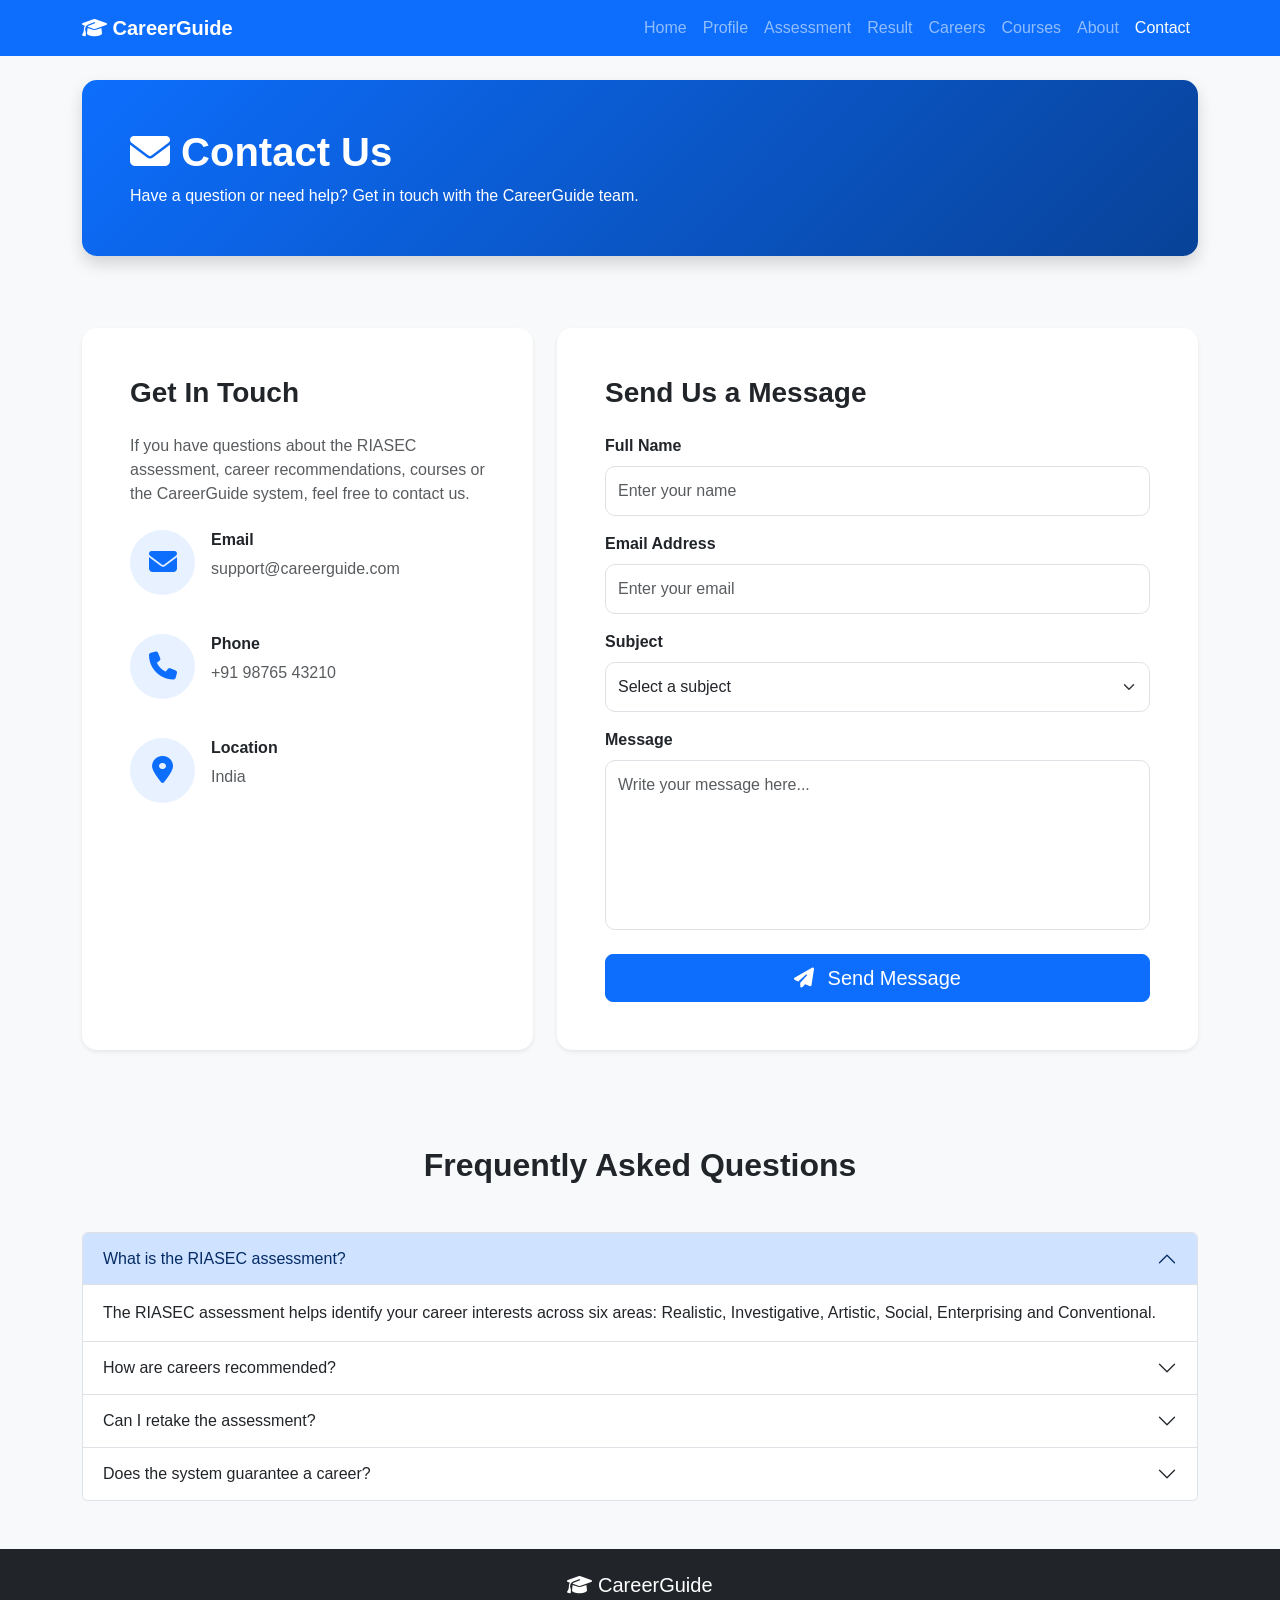
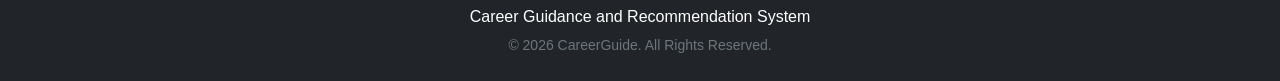
<file: frontend/contact.html>
<!DOCTYPE html>
<html lang="en">

<head>

    <meta charset="UTF-8">

    <meta name="viewport"
          content="width=device-width, initial-scale=1.0">

    <title>Contact Us - CareerGuide</title>

    <!-- Bootstrap -->
    <link href="https://cdn.jsdelivr.net/npm/bootstrap@5.3.3/dist/css/bootstrap.min.css"
          rel="stylesheet">

    <!-- Font Awesome -->
    <link rel="stylesheet"
          href="https://cdnjs.cloudflare.com/ajax/libs/font-awesome/6.5.2/css/all.min.css">

    <!-- Custom CSS -->
    <link rel="stylesheet"
          href="css/style.css">

    <style>

        body {
            background: #f8f9fa;
        }

        .contact-header {

            background: linear-gradient(
                135deg,
                #0d6efd,
                #084298
            );

            color: white;

            border-radius: 15px;

        }

        .contact-card {

            border: none;

            border-radius: 15px;

            transition: 0.3s;

        }

        .contact-card:hover {

            transform: translateY(-5px);

            box-shadow:
                0 10px 25px
                rgba(0, 0, 0, 0.12);

        }

        .contact-icon {

            width: 65px;

            height: 65px;

            border-radius: 50%;

            background: #e7f1ff;

            color: #0d6efd;

            display: flex;

            align-items: center;

            justify-content: center;

            font-size: 28px;

            margin-bottom: 15px;

        }

        .form-control,
        .form-select {

            border-radius: 10px;

            padding: 12px;

        }

        textarea {

            resize: none;

        }

        .contact-info {

            background: white;

            border-radius: 15px;

        }

    </style>

</head>


<body>


<!-- ================================================= -->
<!-- NAVBAR -->
<!-- ================================================= -->

<nav class="navbar navbar-expand-lg navbar-dark bg-primary">

    <div class="container">

        <a class="navbar-brand fw-bold"
           href="index.html">

            <i class="fa-solid fa-graduation-cap"></i>

            CareerGuide

        </a>


        <button class="navbar-toggler"
                type="button"
                data-bs-toggle="collapse"
            data-bs-target="#navbarNav"
            aria-label="Toggle navigation">

            <span class="navbar-toggler-icon"></span>

        </button>


        <div class="collapse navbar-collapse"
             id="navbarNav">

            <ul class="navbar-nav ms-auto">

                <li class="nav-item">

                    <a class="nav-link"
                       href="index.html">

                        Home

                    </a>

                </li>


                <li class="nav-item">

                    <a class="nav-link"
                       href="profile.html">

                        Profile

                    </a>

                </li>


                <li class="nav-item">

                    <a class="nav-link"
                       href="assessment.html">

                        Assessment

                    </a>

                </li>


                <li class="nav-item">

                    <a class="nav-link"
                       href="result.html">

                        Result

                    </a>

                </li>


                <li class="nav-item">

                    <a class="nav-link"
                       href="career.html">

                        Careers

                    </a>

                </li>


                <li class="nav-item">

                    <a class="nav-link"
                       href="courses.html">

                        Courses

                    </a>

                </li>


                <li class="nav-item">

                    <a class="nav-link"
                       href="about.html">

                        About

                    </a>

                </li>


                <li class="nav-item">

                    <a class="nav-link active"
                       href="contact.html">

                        Contact

                    </a>

                </li>

            </ul>

        </div>

    </div>

</nav>



<!-- ================================================= -->
<!-- HEADER -->
<!-- ================================================= -->

<section class="py-4">

    <div class="container">

        <div class="contact-header shadow p-4 p-md-5">

            <h1 class="fw-bold">

                <i class="fa-solid fa-envelope"></i>

                Contact Us

            </h1>

            <p class="mb-0">

                Have a question or need help?
                Get in touch with the CareerGuide team.

            </p>

        </div>

    </div>

</section>



<!-- ================================================= -->
<!-- CONTACT SECTION -->
<!-- ================================================= -->

<section class="py-5">

    <div class="container">

        <div class="row g-4">


            <!-- ========================================= -->
            <!-- CONTACT INFORMATION -->
            <!-- ========================================= -->

            <div class="col-lg-5">

                <div class="contact-info shadow-sm p-4 p-md-5 h-100">

                    <h3 class="fw-bold mb-4">

                        Get In Touch

                    </h3>


                    <p class="text-muted">

                        If you have questions about the RIASEC
                        assessment, career recommendations,
                        courses or the CareerGuide system,
                        feel free to contact us.

                    </p>


                    <!-- EMAIL -->

                    <div class="d-flex align-items-start mt-4">

                        <div class="contact-icon me-3">

                            <i class="fa-solid fa-envelope"></i>

                        </div>

                        <div>

                            <h6 class="fw-bold">

                                Email

                            </h6>

                            <p class="text-muted mb-0">

                                support@careerguide.com

                            </p>

                        </div>

                    </div>


                    <!-- PHONE -->

                    <div class="d-flex align-items-start mt-4">

                        <div class="contact-icon me-3">

                            <i class="fa-solid fa-phone"></i>

                        </div>

                        <div>

                            <h6 class="fw-bold">

                                Phone

                            </h6>

                            <p class="text-muted mb-0">

                                +91 98765 43210

                            </p>

                        </div>

                    </div>


                    <!-- LOCATION -->

                    <div class="d-flex align-items-start mt-4">

                        <div class="contact-icon me-3">

                            <i class="fa-solid fa-location-dot"></i>

                        </div>

                        <div>

                            <h6 class="fw-bold">

                                Location

                            </h6>

                            <p class="text-muted mb-0">

                                India

                            </p>

                        </div>

                    </div>


                </div>

            </div>



            <!-- ========================================= -->
            <!-- CONTACT FORM -->
            <!-- ========================================= -->

            <div class="col-lg-7">

                <div class="card contact-card shadow-sm">

                    <div class="card-body p-4 p-md-5">

                        <h3 class="fw-bold mb-4">

                            Send Us a Message

                        </h3>


                        <form id="contactForm">


                            <!-- NAME -->

                            <div class="mb-3">

                                    <label class="form-label fw-semibold"
                                        for="subject">

                                    Full Name

                                </label>

                                <input type="text"
                                       class="form-control"
                                       id="name"
                                       placeholder="Enter your name"
                                       required>

                            </div>


                            <!-- EMAIL -->

                            <div class="mb-3">

                                <label class="form-label fw-semibold">

                                    Email Address

                                </label>

                                <input type="email"
                                       class="form-control"
                                       id="email"
                                       placeholder="Enter your email"
                                       required>

                            </div>


                            <!-- SUBJECT -->

                            <div class="mb-3">

                                <label class="form-label fw-semibold">

                                    Subject

                                </label>

                                <select class="form-select"
                                        id="subject"
                                        required>

                                    <option value="">

                                        Select a subject

                                    </option>

                                    <option value="RIASEC Assessment">

                                        RIASEC Assessment

                                    </option>

                                    <option value="Career Recommendation">

                                        Career Recommendation

                                    </option>

                                    <option value="Courses">

                                        Courses

                                    </option>

                                    <option value="Technical Problem">

                                        Technical Problem

                                    </option>

                                    <option value="Other">

                                        Other

                                    </option>

                                </select>

                            </div>


                            <!-- MESSAGE -->

                            <div class="mb-4">

                                <label class="form-label fw-semibold">

                                    Message

                                </label>

                                <textarea class="form-control"
                                          id="message"
                                          rows="6"
                                          placeholder="Write your message here..."
                                          required></textarea>

                            </div>


                            <!-- SUBMIT -->

                            <button type="submit"
                                    class="btn btn-primary btn-lg w-100">

                                <i class="fa-solid fa-paper-plane me-2"></i>

                                Send Message

                            </button>


                        </form>


                        <!-- SUCCESS MESSAGE -->

                        <div id="successMessage"
                             class="alert alert-success mt-4 d-none">

                            <i class="fa-solid fa-circle-check me-2"></i>

                            Thank you! Your message has been submitted
                            successfully.

                        </div>

                    </div>

                </div>

            </div>


        </div>

    </div>

</section>



<!-- ================================================= -->
<!-- FAQ -->
<!-- ================================================= -->

<section class="py-5 bg-light">

    <div class="container">

        <h2 class="fw-bold text-center mb-5">

            Frequently Asked Questions

        </h2>


        <div class="accordion"
             id="faqAccordion">


            <!-- FAQ 1 -->

            <div class="accordion-item">

                <h2 class="accordion-header">

                    <button class="accordion-button"
                            type="button"
                            data-bs-toggle="collapse"
                            data-bs-target="#faq1">

                        What is the RIASEC assessment?

                    </button>

                </h2>

                <div id="faq1"
                     class="accordion-collapse collapse show"
                     data-bs-parent="#faqAccordion">

                    <div class="accordion-body">

                        The RIASEC assessment helps identify
                        your career interests across six areas:
                        Realistic, Investigative, Artistic,
                        Social, Enterprising and Conventional.

                    </div>

                </div>

            </div>


            <!-- FAQ 2 -->

            <div class="accordion-item">

                <h2 class="accordion-header">

                    <button class="accordion-button collapsed"
                            type="button"
                            data-bs-toggle="collapse"
                            data-bs-target="#faq2">

                        How are careers recommended?

                    </button>

                </h2>

                <div id="faq2"
                     class="accordion-collapse collapse"
                     data-bs-parent="#faqAccordion">

                    <div class="accordion-body">

                        Career recommendations are generated
                        based on the user's highest RIASEC
                        interest score.

                    </div>

                </div>

            </div>


            <!-- FAQ 3 -->

            <div class="accordion-item">

                <h2 class="accordion-header">

                    <button class="accordion-button collapsed"
                            type="button"
                            data-bs-toggle="collapse"
                            data-bs-target="#faq3">

                        Can I retake the assessment?

                    </button>

                </h2>

                <div id="faq3"
                     class="accordion-collapse collapse"
                     data-bs-parent="#faqAccordion">

                    <div class="accordion-body">

                        Yes. You can retake the RIASEC assessment
                        whenever you want by opening the Assessment
                        page.

                    </div>

                </div>

            </div>


            <!-- FAQ 4 -->

            <div class="accordion-item">

                <h2 class="accordion-header">

                    <button class="accordion-button collapsed"
                            type="button"
                            data-bs-toggle="collapse"
                            data-bs-target="#faq4">

                        Does the system guarantee a career?

                    </button>

                </h2>

                <div id="faq4"
                     class="accordion-collapse collapse"
                     data-bs-parent="#faqAccordion">

                    <div class="accordion-body">

                        No. CareerGuide provides career guidance
                        based on interests. Students should also
                        consider their skills, education, goals
                        and personal circumstances.

                    </div>

                </div>

            </div>


        </div>

    </div>

</section>



<!-- ================================================= -->
<!-- FOOTER -->
<!-- ================================================= -->

<footer class="bg-dark text-white py-4">

    <div class="container text-center">

        <h5>

            <i class="fa-solid fa-graduation-cap"></i>

            CareerGuide

        </h5>

        <p class="mb-1">

            Career Guidance and Recommendation System

        </p>

        <small class="text-secondary">

            © 2026 CareerGuide. All Rights Reserved.

        </small>

    </div>

</footer>



<!-- Bootstrap JS -->

<script src="https://cdn.jsdelivr.net/npm/bootstrap@5.3.3/dist/js/bootstrap.bundle.min.js">
</script>


<!-- ================================================= -->
<!-- CONTACT JAVASCRIPT -->
<!-- ================================================= -->

<script>

document.getElementById("contactForm")
    .addEventListener("submit", async function(event) {

        event.preventDefault();

        const form = document.getElementById("contactForm");
        const submitButton = form.querySelector("button[type='submit']");
        submitButton.disabled = true;

        try {

            const response = await fetch(
                "http://127.0.0.1:5000/contact",
                {
                    method: "POST",
                    headers: { "Content-Type": "application/json" },
                    body: JSON.stringify({
                        name: document.getElementById("name").value.trim(),
                        email: document.getElementById("email").value.trim(),
                        subject: document.getElementById("subject").value,
                        message: document.getElementById("message").value.trim()
                    })
                }
            );

            const data = await response.json();

            if (!response.ok || !data.success) {
                throw new Error(data.message || "Message could not be submitted.");
            }

            document.getElementById("successMessage")
                .classList.remove("d-none");
            form.reset();

        } catch (error) {

            alert(error instanceof TypeError
                ? "Could not connect to the backend. Make sure Flask is running."
                : error.message);

        } finally {

            submitButton.disabled = false;

        }


    });

</script>


</body>

</html>
</file>
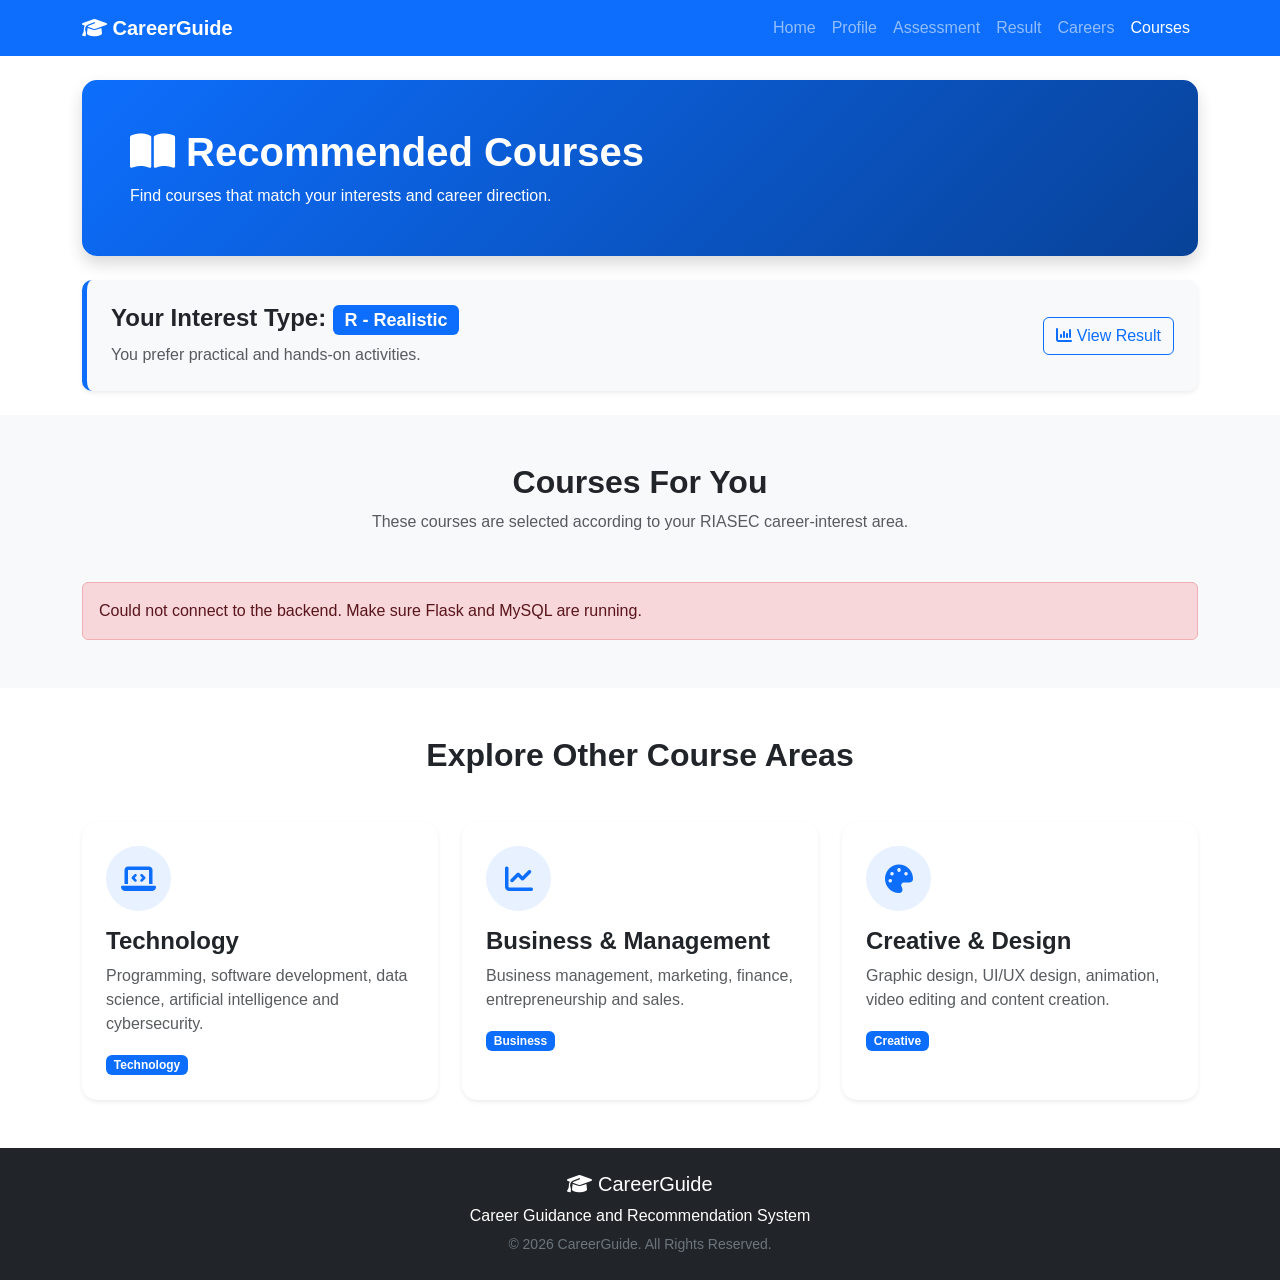
<file: frontend/courses.html>
<!DOCTYPE html>
<html lang="en">

<head>

    <meta charset="UTF-8">

    <meta name="viewport"
          content="width=device-width, initial-scale=1.0">

    <title>Recommended Courses - CareerGuide</title>


    <!-- Bootstrap -->

    <link href="https://cdn.jsdelivr.net/npm/bootstrap@5.3.3/dist/css/bootstrap.min.css"
          rel="stylesheet">


    <!-- Font Awesome -->

    <link rel="stylesheet"
          href="https://cdnjs.cloudflare.com/ajax/libs/font-awesome/6.5.2/css/all.min.css">


    <!-- Custom CSS -->

    <link rel="stylesheet"
          href="css/style.css">


    <style>

        /* ================= HEADER ================= */

        .course-header {

            background: linear-gradient(
                135deg,
                #0d6efd,
                #084298
            );

            color: white;

            border-radius: 15px;

        }


        /* ================= COURSE CARD ================= */

        .course-card {

            border: none;

            border-radius: 15px;

            height: 100%;

            transition: 0.3s;

        }


        .course-card:hover {

            transform: translateY(-7px);

            box-shadow:
                0 10px 25px
                rgba(0, 0, 0, 0.12);

        }


        /* ================= COURSE ICON ================= */

        .course-icon {

            width: 65px;

            height: 65px;

            border-radius: 50%;

            background: #e7f1ff;

            color: #0d6efd;

            display: flex;

            align-items: center;

            justify-content: center;

            font-size: 28px;

        }


        /* ================= RIASEC BOX ================= */

        .riasec-box {

            background: #f8f9fa;

            border-left: 5px solid #0d6efd;

            border-radius: 10px;

        }


        /* ================= COURSE TAG ================= */

        .course-tag {

            font-size: 13px;

        }

    </style>

</head>


<body>


<!-- ===================================================== -->
<!-- NAVBAR -->
<!-- ===================================================== -->

<nav class="navbar navbar-expand-lg navbar-dark bg-primary">

    <div class="container">


        <a class="navbar-brand fw-bold"
           href="index.html">

            <i class="fa-solid fa-graduation-cap"></i>

            CareerGuide

        </a>


        <button class="navbar-toggler"
                type="button"
                data-bs-toggle="collapse"
            data-bs-target="#navbarNav"
            aria-label="Toggle navigation">

            <span class="navbar-toggler-icon"></span>

        </button>


        <div class="collapse navbar-collapse"
             id="navbarNav">

            <ul class="navbar-nav ms-auto">


                <li class="nav-item">

                    <a class="nav-link"
                       href="index.html">

                        Home

                    </a>

                </li>


                <li class="nav-item">

                    <a class="nav-link"
                       href="profile.html">

                        Profile

                    </a>

                </li>


                <li class="nav-item">

                    <a class="nav-link"
                       href="assessment.html">

                        Assessment

                    </a>

                </li>


                <li class="nav-item">

                    <a class="nav-link"
                       href="result.html">

                        Result

                    </a>

                </li>


                <li class="nav-item">

                    <a class="nav-link"
                       href="career.html">

                        Careers

                    </a>

                </li>


                <li class="nav-item">

                    <a class="nav-link active"
                       href="courses.html">

                        Courses

                    </a>

                </li>

            </ul>

        </div>

    </div>

</nav>



<!-- ===================================================== -->
<!-- HEADER -->
<!-- ===================================================== -->

<section class="py-4">

    <div class="container">

        <div class="course-header shadow p-4 p-md-5">

            <h1 class="fw-bold">

                <i class="fa-solid fa-book-open"></i>

                Recommended Courses

            </h1>


            <p class="mb-0">

                Find courses that match your interests
                and career direction.

            </p>

        </div>

    </div>

</section>



<!-- ===================================================== -->
<!-- RIASEC SUMMARY -->
<!-- ===================================================== -->

<section class="pb-4">

    <div class="container">

        <div class="riasec-box shadow-sm p-4">


            <div class="row align-items-center">


                <div class="col-md-8">

                    <h4 class="fw-bold">

                        Your Interest Type:

                        <span class="badge bg-primary"
                              id="riasecType">

                            -

                        </span>

                    </h4>


                    <p class="text-muted mb-0"
                       id="riasecDescription">

                        Your recommended courses
                        will appear here.

                    </p>

                </div>


                <div class="col-md-4 text-md-end mt-3 mt-md-0">

                    <a href="result.html"
                       class="btn btn-outline-primary">

                        <i class="fa-solid fa-chart-column"></i>

                        View Result

                    </a>

                </div>


            </div>


        </div>

    </div>

</section>



<!-- ===================================================== -->
<!-- RECOMMENDED COURSES -->
<!-- ===================================================== -->

<section class="bg-light py-5">

    <div class="container">


        <h2 class="fw-bold text-center">

            Courses For You

        </h2>


        <p class="text-muted text-center mb-5">

            These courses are selected according to
            your RIASEC career-interest area.

        </p>


        <div class="row g-4"
             id="courseContainer">

            <!-- Courses generated by JavaScript -->

        </div>


    </div>

</section>



<!-- ===================================================== -->
<!-- ALL COURSE AREAS -->
<!-- ===================================================== -->

<section class="py-5">

    <div class="container">


        <h2 class="fw-bold text-center mb-5">

            Explore Other Course Areas

        </h2>


        <div class="row g-4">


            <!-- Technology -->

            <div class="col-md-4">

                <div class="card course-card shadow-sm">

                    <div class="card-body p-4">

                        <div class="course-icon mb-3">

                            <i class="fa-solid fa-laptop-code"></i>

                        </div>


                        <h4 class="fw-bold">

                            Technology

                        </h4>


                        <p class="text-muted">

                            Programming, software development,
                            data science, artificial intelligence
                            and cybersecurity.

                        </p>


                        <span class="badge bg-primary">

                            Technology

                        </span>

                    </div>

                </div>

            </div>



            <!-- Business -->

            <div class="col-md-4">

                <div class="card course-card shadow-sm">

                    <div class="card-body p-4">

                        <div class="course-icon mb-3">

                            <i class="fa-solid fa-chart-line"></i>

                        </div>


                        <h4 class="fw-bold">

                            Business & Management

                        </h4>


                        <p class="text-muted">

                            Business management, marketing,
                            finance, entrepreneurship and sales.

                        </p>


                        <span class="badge bg-primary">

                            Business

                        </span>

                    </div>

                </div>

            </div>



            <!-- Creative -->

            <div class="col-md-4">

                <div class="card course-card shadow-sm">

                    <div class="card-body p-4">

                        <div class="course-icon mb-3">

                            <i class="fa-solid fa-palette"></i>

                        </div>


                        <h4 class="fw-bold">

                            Creative & Design

                        </h4>


                        <p class="text-muted">

                            Graphic design, UI/UX design,
                            animation, video editing and content creation.

                        </p>


                        <span class="badge bg-primary">

                            Creative

                        </span>

                    </div>

                </div>

            </div>


        </div>

    </div>

</section>



<!-- ===================================================== -->
<!-- FOOTER -->
<!-- ===================================================== -->

<footer class="bg-dark text-white py-4">

    <div class="container text-center">


        <h5>

            <i class="fa-solid fa-graduation-cap"></i>

            CareerGuide

        </h5>


        <p class="mb-1">

            Career Guidance and Recommendation System

        </p>


        <small class="text-secondary">

            © 2026 CareerGuide. All Rights Reserved.

        </small>


    </div>

</footer>



<!-- Bootstrap JS -->

<script src="https://cdn.jsdelivr.net/npm/bootstrap@5.3.3/dist/js/bootstrap.bundle.min.js">
</script>



<!-- ===================================================== -->
<!-- COURSE JAVASCRIPT -->
<!-- ===================================================== -->

<script>


/* ===================================================== */
/* GET RIASEC SCORE */
/* ===================================================== */

const savedScores =
    localStorage.getItem("riasecScores");


const scores = { R: 0, I: 0, A: 0, S: 0, E: 0, C: 0 };

if (savedScores) {

    try {

        const parsedScores = JSON.parse(savedScores);
        const scoreTypes = ["R", "I", "A", "S", "E", "C"];

        if (
            !parsedScores ||
            typeof parsedScores !== "object" ||
            scoreTypes.some(function(type) {
                return !Number.isFinite(Number(parsedScores[type]));
            })
        ) {
            throw new Error("Invalid assessment scores");
        }

        scoreTypes.forEach(function(type) {
            scores[type] = Number(parsedScores[type]);
        });

    } catch (error) {

        localStorage.removeItem("riasecScores");

    }

}



/* ===================================================== */
/* FIND HIGHEST SCORE */
/* ===================================================== */

let highestType = "R";

let highestScore = scores.R;


for (const type in scores) {

    if (scores[type] > highestScore) {

        highestScore =
            scores[type];

        highestType =
            type;

    }

}



/* ===================================================== */
/* COURSE DATA */
/* ===================================================== */

const courseData = {


    /* ================= REALISTIC ================= */

    R: {

        name: "Realistic",

        description:
            "You prefer practical and hands-on activities.",

        courses: [

            {
                name: "Mechanical Engineering",

                icon: "fa-gears",

                level: "Degree",

                duration: "4 Years",

                description:
                    "Learn mechanical systems, machines, manufacturing and engineering design."
            },


            {
                name: "Automobile Engineering",

                icon: "fa-car",

                level: "Degree / Diploma",

                duration: "2–4 Years",

                description:
                    "Study vehicle design, automobile systems and automotive technology."
            },


            {
                name: "Electrical Engineering",

                icon: "fa-bolt",

                level: "Degree / Diploma",

                duration: "2–4 Years",

                description:
                    "Learn electrical systems, circuits, power systems and electronics."
            },


            {
                name: "Civil Engineering",

                icon: "fa-building",

                level: "Degree",

                duration: "4 Years",

                description:
                    "Study construction, structures, infrastructure and civil engineering."
            }

        ]

    },


    /* ================= INVESTIGATIVE ================= */

    I: {

        name: "Investigative",

        description:
            "You enjoy research, analysis, science and solving complex problems.",

        courses: [

            {
                name: "Data Science",

                icon: "fa-chart-line",

                level: "Degree / Certification",

                duration: "6 Months – 4 Years",

                description:
                    "Learn data analysis, statistics, Python, machine learning and visualization."
            },


            {
                name: "Artificial Intelligence",

                icon: "fa-brain",

                level: "Degree / Certification",

                duration: "6 Months – 4 Years",

                description:
                    "Learn machine learning, neural networks and AI applications."
            },


            {
                name: "Computer Science",

                icon: "fa-laptop-code",

                level: "Degree",

                duration: "4 Years",

                description:
                    "Study programming, algorithms, databases, software and computer systems."
            },


            {
                name: "Research & Analytics",

                icon: "fa-flask",

                level: "Certification",

                duration: "3–12 Months",

                description:
                    "Develop analytical, research and problem-solving skills."
            }

        ]

    },


    /* ================= ARTISTIC ================= */

    A: {

        name: "Artistic",

        description:
            "You enjoy creativity, design, self-expression and innovative activities.",

        courses: [

            {
                name: "Graphic Design",

                icon: "fa-pen-nib",

                level: "Certification",

                duration: "3–12 Months",

                description:
                    "Learn visual communication, branding, typography and digital design."
            },


            {
                name: "UI/UX Design",

                icon: "fa-object-group",

                level: "Certification",

                duration: "3–12 Months",

                description:
                    "Learn user interface and user experience design for digital products."
            },


            {
                name: "Animation",

                icon: "fa-film",

                level: "Certification / Degree",

                duration: "1–4 Years",

                description:
                    "Learn 2D, 3D animation, visual effects and digital storytelling."
            },


            {
                name: "Digital Media",

                icon: "fa-camera",

                level: "Certification",

                duration: "3–12 Months",

                description:
                    "Learn photography, video editing and digital content creation."
            }

        ]

    },


    /* ================= SOCIAL ================= */

    S: {

        name: "Social",

        description:
            "You enjoy helping, teaching and communicating with people.",

        courses: [

            {
                name: "Education & Teaching",

                icon: "fa-chalkboard-user",

                level: "Degree / Certification",

                duration: "1–4 Years",

                description:
                    "Develop teaching, communication and classroom management skills."
            },


            {
                name: "Psychology",

                icon: "fa-comments",

                level: "Degree",

                duration: "3–4 Years",

                description:
                    "Study human behavior, psychology and mental processes."
            },


            {
                name: "Human Resources",

                icon: "fa-users",

                level: "Degree / Certification",

                duration: "1–2 Years",

                description:
                    "Learn recruitment, employee management and organizational behavior."
            },


            {
                name: "Social Work",

                icon: "fa-hand-holding-heart",

                level: "Degree",

                duration: "3–4 Years",

                description:
                    "Learn how to support individuals, communities and social development."
            }

        ]

    },


    /* ================= ENTERPRISING ================= */

    E: {

        name: "Enterprising",

        description:
            "You enjoy leadership, business, persuasion and decision-making.",

        courses: [

            {
                name: "Business Management",

                icon: "fa-briefcase",

                level: "Degree",

                duration: "3–4 Years",

                description:
                    "Learn business operations, management and organizational strategy."
            },


            {
                name: "Marketing",

                icon: "fa-bullhorn",

                level: "Degree / Certification",

                duration: "3–12 Months",

                description:
                    "Learn digital marketing, branding, advertising and customer behavior."
            },


            {
                name: "Entrepreneurship",

                icon: "fa-lightbulb",

                level: "Certification / Degree",

                duration: "3–12 Months",

                description:
                    "Learn business planning, startup development and entrepreneurship."
            },


            {
                name: "Finance & Banking",

                icon: "fa-building-columns",

                level: "Degree / Certification",

                duration: "1–4 Years",

                description:
                    "Learn finance, banking, investment and financial management."
            }

        ]

    },


    /* ================= CONVENTIONAL ================= */

    C: {

        name: "Conventional",

        description:
            "You prefer organized work involving information, numbers and structured procedures.",

        courses: [

            {
                name: "Accounting",

                icon: "fa-calculator",

                level: "Degree / Certification",

                duration: "1–4 Years",

                description:
                    "Learn accounting principles, financial records and taxation."
            },


            {
                name: "Banking & Finance",

                icon: "fa-building-columns",

                level: "Degree / Certification",

                duration: "1–4 Years",

                description:
                    "Study banking operations, finance and financial services."
            },


            {
                name: "Business Administration",

                icon: "fa-briefcase",

                level: "Degree",

                duration: "3–4 Years",

                description:
                    "Learn administration, management, business operations and organization."
            },


            {
                name: "Data Management",

                icon: "fa-database",

                level: "Certification",

                duration: "3–12 Months",

                description:
                    "Learn databases, data organization and information management."
            }

        ]

    }

};



/* ===================================================== */
/* GET CURRENT COURSE DATA */
/* ===================================================== */

const currentData =
    courseData[highestType];



/* ===================================================== */
/* DISPLAY RIASEC TYPE */
/* ===================================================== */

document.getElementById("riasecType")
    .textContent =
    highestType + " - " + currentData.name;


document.getElementById("riasecDescription")
    .textContent =
    currentData.description;



/* ===================================================== */
/* CREATE COURSE CARDS */
/* ===================================================== */

const courseContainer =
    document.getElementById(
        "courseContainer"
    );


currentData.courses.forEach(function(course) {


    const div =
        document.createElement("div");


    div.className =
        "col-md-6 col-lg-3";


    div.innerHTML = `

        <div class="card course-card shadow-sm">

            <div class="card-body p-4">


                <div class="course-icon mb-3">

                    <i class="fa-solid ${course.icon}"></i>

                </div>


                <h5 class="fw-bold">

                    ${course.name}

                </h5>


                <div class="mb-2">

                    <span class="badge bg-primary course-tag">

                        ${course.level}

                    </span>

                    <span class="badge bg-secondary course-tag">

                        ${course.duration}

                    </span>

                </div>


                <p class="text-muted">

                    ${course.description}

                </p>


                <button
                    class="btn btn-outline-primary btn-sm"
                    onclick="showCourse('${course.name}')">

                    <i class="fa-solid fa-circle-info"></i>

                    View Details

                </button>


            </div>

        </div>

    `;


    courseContainer.appendChild(div);

});



/* ===================================================== */
/* COURSE DETAILS */
/* ===================================================== */

function showCourse(courseName) {

    const course = loadedCourses[courseName];

    if (!course) {
        return;
    }

    alert(
        course.name +
        "\n" + course.level +
        "\n" + course.duration +
        "\n\n" + course.description
    );

}


const loadedCourses = {};

async function loadCoursesFromDatabase() {

    courseContainer.innerHTML = `
        <div class="col-12 text-center py-4" role="status">
            <span class="spinner-border text-primary me-2" aria-hidden="true"></span>
            Loading your recommended courses...
        </div>
    `;

    try {

        const assessmentResponse = await fetch(
            "http://127.0.0.1:5000/assessment/latest",
            { credentials: "include" }
        );

        if (assessmentResponse.status === 401) {
            alert("Please log in to load your saved assessment and course recommendations.");
            window.location.href = "login.html";
            return;
        }

        const assessmentData = await assessmentResponse.json();

        if (!assessmentResponse.ok || !assessmentData.success) {
            throw new Error(assessmentData.message || "Could not load your saved assessment.");
        }

        if (!assessmentData.assessment) {
            alert("Complete the RIASEC assessment to see personalized courses.");
            window.location.href = "assessment.html";
            return;
        }

        const databaseScores = assessmentData.assessment.scores;
        const scoreTypes = ["R", "I", "A", "S", "E", "C"];
        const recommendationType = scoreTypes.reduce(function(currentHighest, type) {
            return databaseScores[type] > databaseScores[currentHighest]
                ? type
                : currentHighest;
        }, scoreTypes[0]);

        localStorage.setItem("riasecScores", JSON.stringify(databaseScores));

        const catalogResponse = await fetch(
            "http://127.0.0.1:5000/courses?type=" + recommendationType
        );
        const catalogData = await catalogResponse.json();

        if (!catalogResponse.ok || !catalogData.success) {
            throw new Error(catalogData.message || "Could not load courses from the database.");
        }

        document.getElementById("riasecType").textContent =
            recommendationType + " - " + catalogData.categoryName;
        document.getElementById("riasecDescription").textContent =
            catalogData.categoryDescription;

        courseContainer.replaceChildren();

        if (!catalogData.courses.length) {
            courseContainer.innerHTML =
                '<div class="col-12 text-center text-muted">No courses are available for this interest type yet.</div>';
            return;
        }

        catalogData.courses.forEach(function(course) {

            loadedCourses[course.name] = course;

            const column = document.createElement("div");
            column.className = "col-md-6 col-lg-3";

            const card = document.createElement("div");
            card.className = "card course-card shadow-sm";

            const cardBody = document.createElement("div");
            cardBody.className = "card-body p-4";

            const iconWrap = document.createElement("div");
            iconWrap.className = "course-icon mb-3";
            const icon = document.createElement("i");
            icon.className = "fa-solid " + course.icon;
            iconWrap.appendChild(icon);

            const title = document.createElement("h5");
            title.className = "fw-bold";
            title.textContent = course.name;

            const tags = document.createElement("div");
            tags.className = "mb-2";

            const level = document.createElement("span");
            level.className = "badge bg-primary course-tag me-1";
            level.textContent = course.level;

            const duration = document.createElement("span");
            duration.className = "badge bg-secondary course-tag";
            duration.textContent = course.duration;
            tags.append(level, duration);

            const description = document.createElement("p");
            description.className = "text-muted";
            description.textContent = course.description;

            const detailsButton = document.createElement("button");
            detailsButton.type = "button";
            detailsButton.className = "btn btn-outline-primary btn-sm";
            detailsButton.textContent = "View Details";
            detailsButton.addEventListener("click", function() {
                showCourse(course.name);
            });

            cardBody.append(iconWrap, title, tags, description, detailsButton);
            card.appendChild(cardBody);
            column.appendChild(card);
            courseContainer.appendChild(column);

        });

    } catch (error) {

        courseContainer.innerHTML = `
            <div class="col-12">
                <div class="alert alert-danger mb-0" role="alert">
                    ${error.message.includes("fetch")
                        ? "Could not connect to the backend. Make sure Flask and MySQL are running."
                        : error.message}
                </div>
            </div>
        `;

    }

}

loadCoursesFromDatabase();


</script>


</body>

</html>
</file>
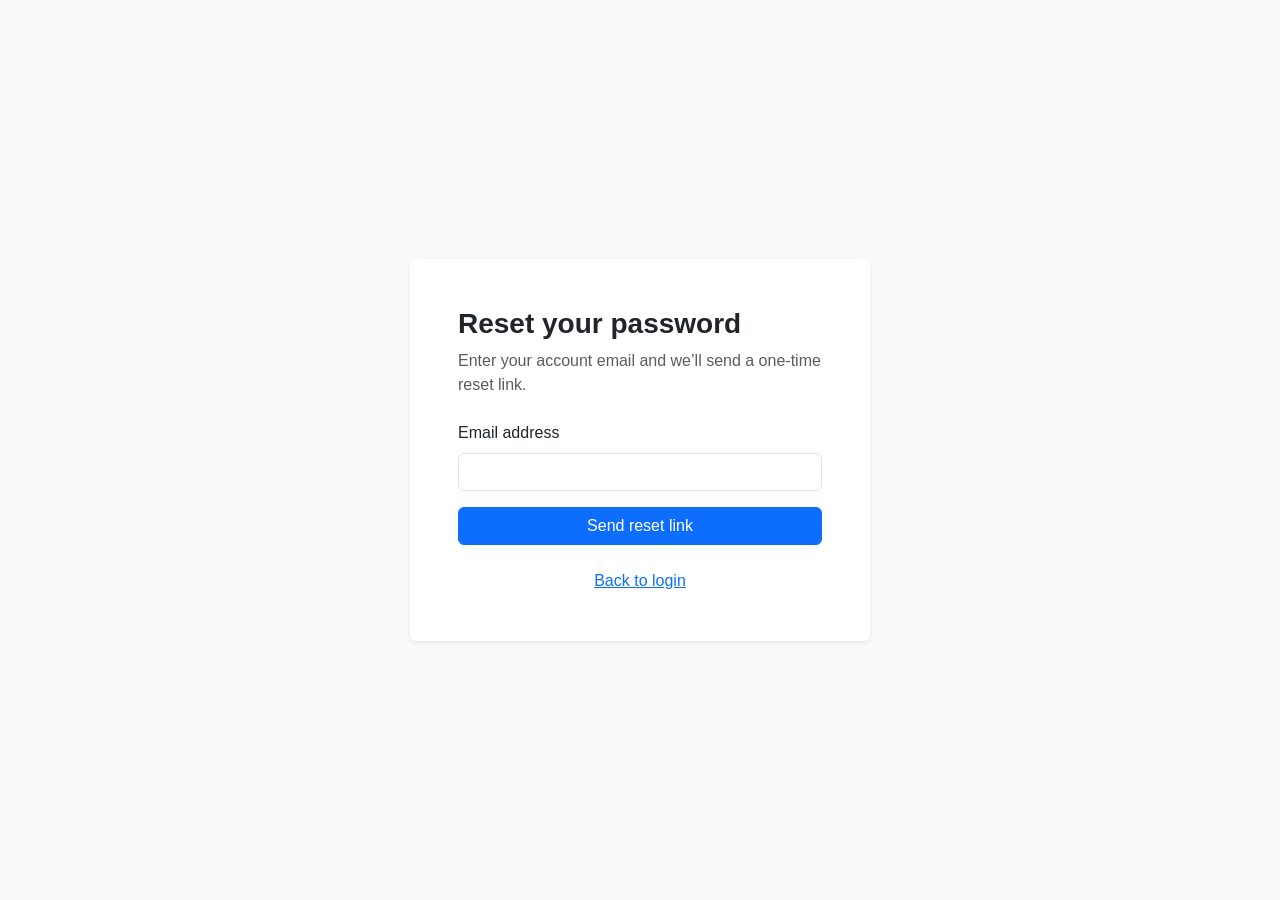
<file: frontend/forgot-password.html>
<!DOCTYPE html>
<html lang="en">
<head>
    <meta charset="UTF-8">
    <meta name="viewport" content="width=device-width, initial-scale=1.0">
    <title>Forgot Password - CareerGuide</title>
    <link href="https://cdn.jsdelivr.net/npm/bootstrap@5.3.3/dist/css/bootstrap.min.css" rel="stylesheet">
    <link rel="stylesheet" href="css/style.css">
</head>
<body class="bg-light">
    <main class="container min-vh-100 d-flex align-items-center justify-content-center py-5">
        <section class="card border-0 shadow-sm w-100 auth-narrow-card">
            <div class="card-body p-4 p-md-5">
                <h1 class="h3 fw-bold mb-2">Reset your password</h1>
                <p class="text-muted mb-4">Enter your account email and we’ll send a one-time reset link.</p>
                <div id="resetMessage" class="alert d-none" role="status"></div>
                <form id="forgotPasswordForm">
                    <label for="resetEmail" class="form-label">Email address</label>
                    <input id="resetEmail" class="form-control mb-3" type="email" autocomplete="email" required>
                    <button id="requestResetButton" class="btn btn-primary w-100" type="submit">Send reset link</button>
                </form>
                <div class="text-center mt-4"><a href="login.html">Back to login</a></div>
            </div>
        </section>
    </main>
    <script>
        document.getElementById("forgotPasswordForm").addEventListener("submit", async function(event) {
            event.preventDefault();

            const button = document.getElementById("requestResetButton");
            const message = document.getElementById("resetMessage");
            button.disabled = true;
            message.className = "alert d-none";

            try {
                const response = await fetch("http://127.0.0.1:5000/password-reset/request", {
                    method: "POST",
                    headers: { "Content-Type": "application/json" },
                    body: JSON.stringify({ email: document.getElementById("resetEmail").value.trim() })
                });
                const data = await response.json();

                if (!response.ok || !data.success) {
                    throw new Error(data.message || "Could not request a reset link.");
                }

                message.textContent = data.message;
                message.className = "alert alert-success";
                document.getElementById("forgotPasswordForm").reset();
            } catch (error) {
                message.textContent = error instanceof TypeError
                    ? "Could not connect to the backend. Make sure Flask is running."
                    : error.message;
                message.className = "alert alert-danger";
            } finally {
                button.disabled = false;
            }
        });
    </script>
</body>
</html>
</file>
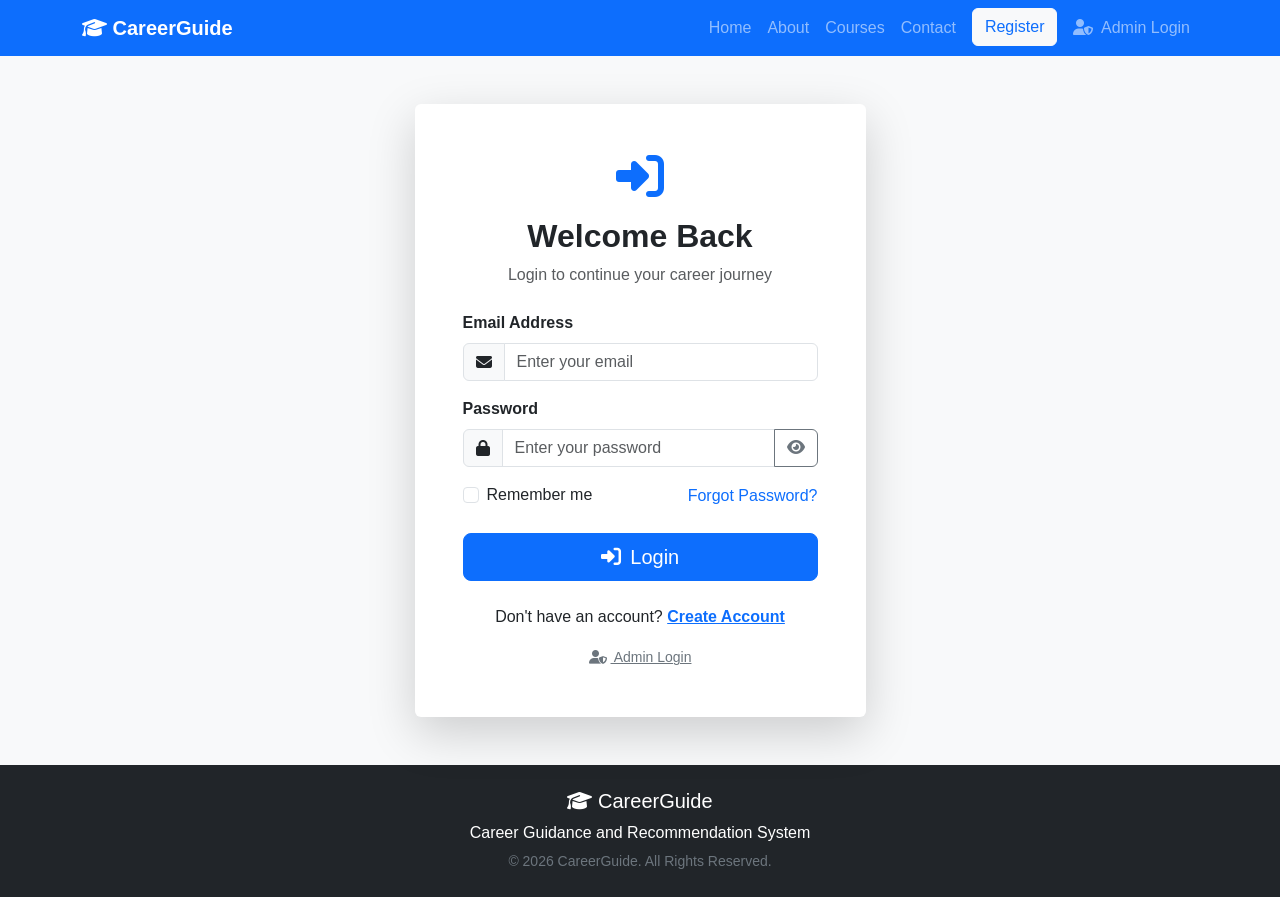
<file: frontend/login.html>
<!DOCTYPE html>
<html lang="en">

<head>

    <meta charset="UTF-8">

    <meta name="viewport" content="width=device-width, initial-scale=1.0">

    <title>Student Login - CareerGuide</title>


    <!-- Bootstrap CSS -->

    <link
        href="https://cdn.jsdelivr.net/npm/bootstrap@5.3.3/dist/css/bootstrap.min.css"
        rel="stylesheet"
    >


    <!-- Font Awesome -->

    <link
        rel="stylesheet"
        href="https://cdnjs.cloudflare.com/ajax/libs/font-awesome/6.5.2/css/all.min.css"
    >


    <!-- Custom CSS -->

    <link rel="stylesheet" href="css/style.css">

</head>


<body>


<!-- ================= NAVBAR ================= -->

<nav class="navbar navbar-expand-lg navbar-dark bg-primary">

    <div class="container">


        <a class="navbar-brand fw-bold" href="index.html">

            <i class="fa-solid fa-graduation-cap"></i>

            CareerGuide

        </a>


        <button
            class="navbar-toggler"
            type="button"
            data-bs-toggle="collapse"
            data-bs-target="#navbarNav"
            aria-controls="navbarNav"
            aria-expanded="false"
            aria-label="Toggle navigation"
        >

            <span class="navbar-toggler-icon"></span>

        </button>


        <div
            class="collapse navbar-collapse"
            id="navbarNav"
        >

            <ul class="navbar-nav ms-auto">


                <li class="nav-item">

                    <a
                        class="nav-link"
                        href="index.html"
                    >
                        Home
                    </a>

                </li>


                <li class="nav-item">

                    <a
                        class="nav-link"
                        href="about.html"
                    >
                        About
                    </a>

                </li>


                <li class="nav-item">

                    <a
                        class="nav-link"
                        href="courses.html"
                    >
                        Courses
                    </a>

                </li>


                <li class="nav-item">

                    <a
                        class="nav-link"
                        href="contact.html"
                    >
                        Contact
                    </a>

                </li>


                <li class="nav-item ms-lg-2">

                    <a
                        class="btn btn-light text-primary"
                        href="register.html"
                    >
                        Register
                    </a>

                </li>


                <li class="nav-item ms-lg-2">

                    <a
                        class="nav-link"
                        href="admin/admin-login.html"
                    >
                        <i class="fa-solid fa-user-shield me-1"></i>
                        Admin Login
                    </a>

                </li>


            </ul>

        </div>

    </div>

</nav>



<!-- ================= LOGIN SECTION ================= -->

<section class="py-5 bg-light">

    <div class="container">

        <div class="row justify-content-center">

            <div class="col-lg-5 col-md-7">

                <div class="card border-0 shadow-lg">

                    <div class="card-body p-4 p-md-5">


                        <!-- LOGIN HEADING -->

                        <div class="text-center mb-4">

                            <div class="mb-3">

                                <i
                                    class="fa-solid fa-right-to-bracket text-primary fa-3x"
                                ></i>

                            </div>


                            <h2 class="fw-bold">
                                Welcome Back
                            </h2>


                            <p class="text-muted">
                                Login to continue your career journey
                            </p>

                        </div>



                        <!-- ================= LOGIN FORM ================= -->

                        <form id="loginForm">


                            <!-- EMAIL -->

                            <div class="mb-3">

                                <label
                                    for="email"
                                    class="form-label fw-semibold"
                                >
                                    Email Address
                                </label>


                                <div class="input-group">

                                    <span class="input-group-text">

                                        <i class="fa-solid fa-envelope"></i>

                                    </span>


                                    <input
                                        type="email"
                                        class="form-control"
                                        id="email"
                                        name="email"
                                        placeholder="Enter your email"
                                        autocomplete="email"
                                        required
                                    >

                                </div>

                            </div>



                            <!-- PASSWORD -->

                            <div class="mb-3">

                                <label
                                    for="password"
                                    class="form-label fw-semibold"
                                >
                                    Password
                                </label>


                                <div class="input-group">

                                    <span class="input-group-text">

                                        <i class="fa-solid fa-lock"></i>

                                    </span>


                                    <input
                                        type="password"
                                        class="form-control"
                                        id="password"
                                        name="password"
                                        placeholder="Enter your password"
                                        autocomplete="current-password"
                                        required
                                    >


                                    <button
                                        type="button"
                                        class="btn btn-outline-secondary"
                                        id="togglePassword"
                                        aria-label="Show or hide password"
                                    >

                                        <i class="fa-solid fa-eye"></i>

                                    </button>

                                </div>

                            </div>



                            <!-- REMEMBER / FORGOT -->

                            <div
                                class="d-flex justify-content-between align-items-center mb-4"
                            >

                                <div class="form-check">

                                    <input
                                        class="form-check-input"
                                        type="checkbox"
                                        id="rememberMe"
                                    >


                                    <label
                                        class="form-check-label"
                                        for="rememberMe"
                                    >
                                        Remember me
                                    </label>

                                </div>


                                <a
                                    href="forgot-password.html"
                                    class="text-primary text-decoration-none"
                                >
                                    Forgot Password?
                                </a>

                            </div>



                            <!-- LOGIN BUTTON -->

                            <div class="d-grid">

                                <button
                                    type="submit"
                                    class="btn btn-primary btn-lg"
                                    id="loginButton"
                                >

                                    <i class="fa-solid fa-right-to-bracket me-1"></i>

                                    Login

                                </button>

                            </div>


                        </form>



                        <!-- REGISTER -->

                        <div class="text-center mt-4">

                            <p class="mb-0">

                                Don't have an account?

                                <a
                                    href="register.html"
                                    class="text-primary fw-semibold"
                                >
                                    Create Account
                                </a>

                            </p>

                        </div>


                        <div class="text-center mt-3">

                            <a
                                href="admin/admin-login.html"
                                class="text-secondary small"
                            >
                                <i class="fa-solid fa-user-shield me-1"></i>
                                Admin Login
                            </a>

                        </div>


                    </div>

                </div>

            </div>

        </div>

    </div>

</section>



<!-- ================= FOOTER ================= -->

<footer class="bg-dark text-white py-4">

    <div class="container text-center">


        <h5>

            <i class="fa-solid fa-graduation-cap"></i>

            CareerGuide

        </h5>


        <p class="mb-1">

            Career Guidance and Recommendation System

        </p>


        <small class="text-secondary">

            © 2026 CareerGuide. All Rights Reserved.

        </small>


    </div>

</footer>



<!-- ================= BOOTSTRAP JS ================= -->

<script
    src="https://cdn.jsdelivr.net/npm/bootstrap@5.3.3/dist/js/bootstrap.bundle.min.js"
></script>



<!-- ================= LOGIN JAVASCRIPT ================= -->

<script>

document.addEventListener("DOMContentLoaded", function () {


    // ==========================================
    // GET ELEMENTS
    // ==========================================

    const loginForm =
        document.getElementById("loginForm");

    const togglePassword =
        document.getElementById("togglePassword");

    const passwordInput =
        document.getElementById("password");

    const loginButton =
        document.getElementById("loginButton");



    // ==========================================
    // CHECK FORM
    // ==========================================

    if (!loginForm) {

        console.error("loginForm not found!");

        return;

    }



    // ==========================================
    // SHOW / HIDE PASSWORD
    // ==========================================

    if (togglePassword && passwordInput) {

        togglePassword.addEventListener(
            "click",
            function () {

                const icon =
                    togglePassword.querySelector("i");


                if (passwordInput.type === "password") {

                    passwordInput.type = "text";


                    if (icon) {

                        icon.classList.remove(
                            "fa-eye"
                        );

                        icon.classList.add(
                            "fa-eye-slash"
                        );

                    }

                }

                else {

                    passwordInput.type = "password";


                    if (icon) {

                        icon.classList.remove(
                            "fa-eye-slash"
                        );

                        icon.classList.add(
                            "fa-eye"
                        );

                    }

                }

            }
        );

    }



    // ==========================================
    // LOGIN FORM
    // ==========================================

    loginForm.addEventListener(
        "submit",
        async function (event) {

            event.preventDefault();


            // ==========================================
            // GET VALUES
            // ==========================================

            const email =
                document.getElementById("email")
                .value
                .trim();


            const password =
                passwordInput.value;



            // ==========================================
            // VALIDATION
            // ==========================================

            if (!email || !password) {

                alert(
                    "Please enter email and password."
                );

                return;

            }



            // ==========================================
            // DISABLE BUTTON
            // ==========================================

            loginButton.disabled = true;


            loginButton.innerHTML =
                '<i class="fa-solid fa-spinner fa-spin me-1"></i> Logging in...';



            // ==========================================
            // SEND REQUEST TO FLASK
            // ==========================================

            try {

                console.log(
                    "Sending login request to Flask..."
                );


                const response = await fetch(

                    "http://127.0.0.1:5000/login",

                    {

                        method: "POST",
                        credentials: "include",

                        headers: {

                            "Content-Type":
                                "application/json"

                        },

                        body: JSON.stringify({

                            email: email,

                            password: password

                        })

                    }

                );



                // ==========================================
                // GET RESPONSE
                // ==========================================

                const data =
                    await response.json();


                console.log(
                    "Flask response:",
                    data
                );



                // ==========================================
                // LOGIN SUCCESS
                // ==========================================

                if (
                    response.ok &&
                    data.success
                ) {


                    // Save user

                    if (data.user) {

                        localStorage.setItem(

                            "user",

                            JSON.stringify(
                                data.user
                            )

                        );

                    }

                    localStorage.removeItem("riasecScores");

                    const assessmentResponse = await fetch(
                        "http://127.0.0.1:5000/assessment/latest",
                        { credentials: "include" }
                    );

                    if (assessmentResponse.ok) {
                        const assessmentData = await assessmentResponse.json();

                        if (assessmentData.assessment) {
                            localStorage.setItem(
                                "riasecScores",
                                JSON.stringify(assessmentData.assessment.scores)
                            );
                        }
                    }



                    // Remember email

                    const rememberMe =
                        document.getElementById(
                            "rememberMe"
                        );


                    if (
                        rememberMe &&
                        rememberMe.checked
                    ) {

                        localStorage.setItem(
                            "rememberEmail",
                            email
                        );

                    }

                    else {

                        localStorage.removeItem(
                            "rememberEmail"
                        );

                    }



                    alert(
                        "Login successful!"
                    );



                    // Redirect

                    window.location.href =
                        "profile.html";

                }



                // ==========================================
                // LOGIN FAILED
                // ==========================================

                else {

                    alert(

                        data.message ||
                        "Invalid email or password."

                    );

                }

            }



            // ==========================================
            // CONNECTION / JAVASCRIPT ERROR
            // ==========================================

            catch (error) {

                console.error(
                    "Login Error:",
                    error
                );


                alert(

                    "Unable to connect to Flask server.\n\n" +

                    "Please check that Flask is running on:\n" +

                    "http://127.0.0.1:5000"

                );

            }



            // ==========================================
            // ENABLE BUTTON AGAIN
            // ==========================================

            finally {

                loginButton.disabled = false;


                loginButton.innerHTML =

                    '<i class="fa-solid fa-right-to-bracket me-1"></i> Login';

            }

        }

    );



    // ==========================================
    // LOAD REMEMBERED EMAIL
    // ==========================================

    const savedEmail =
        localStorage.getItem("rememberEmail");


    const rememberMe =
        document.getElementById("rememberMe");


    if (savedEmail) {

        document.getElementById(
            "email"
        ).value = savedEmail;


        if (rememberMe) {

            rememberMe.checked = true;

        }

    }

});

</script>


</body>

</html>
</file>
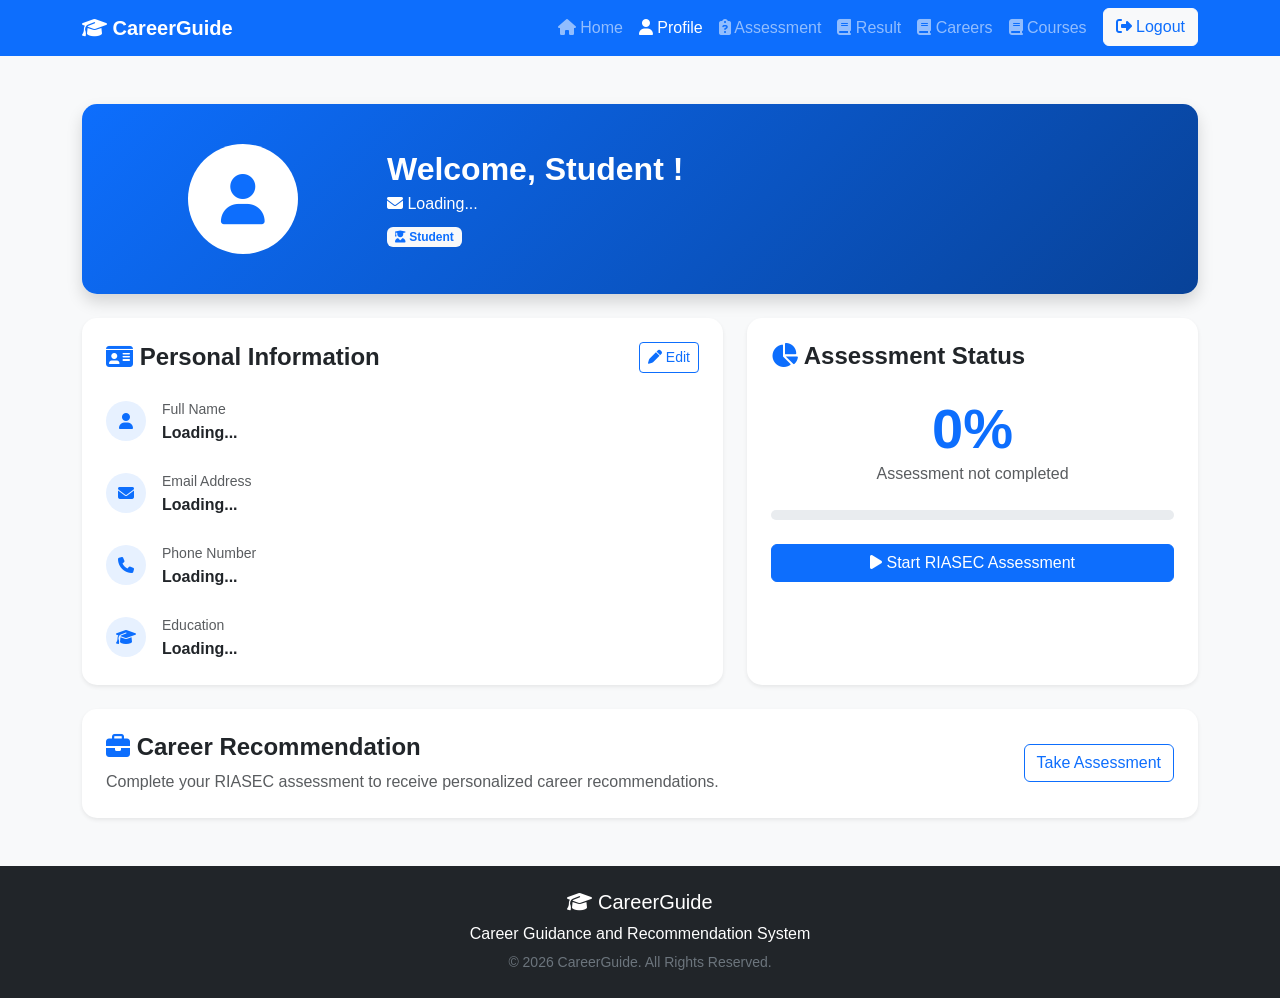
<file: frontend/profile.html>
<!DOCTYPE html>
<html lang="en">

<head>

    <meta charset="UTF-8">

    <meta name="viewport"
          content="width=device-width, initial-scale=1.0">

    <title>My Profile - CareerGuide</title>


    <!-- ================= BOOTSTRAP ================= -->

    <link href="https://cdn.jsdelivr.net/npm/bootstrap@5.3.3/dist/css/bootstrap.min.css"
          rel="stylesheet">


    <!-- ================= FONT AWESOME ================= -->

    <link rel="stylesheet"
          href="https://cdnjs.cloudflare.com/ajax/libs/font-awesome/6.5.2/css/all.min.css">


    <!-- ================= CUSTOM CSS ================= -->

    <link rel="stylesheet"
          href="css/style.css">


    <style>

        /* ================= PROFILE HEADER ================= */

        .profile-header {

            background: linear-gradient(
                135deg,
                #0d6efd,
                #084298
            );

            color: white;

            border-radius: 15px;

            padding: 40px;

        }


        /* ================= PROFILE AVATAR ================= */

        .profile-avatar {

            width: 110px;

            height: 110px;

            border-radius: 50%;

            background: white;

            color: #0d6efd;

            display: flex;

            align-items: center;

            justify-content: center;

            font-size: 50px;

            margin: auto;

        }


        /* ================= PROFILE CARD ================= */

        .profile-card {

            border: none;

            border-radius: 15px;

            transition: 0.3s;

        }


        .profile-card:hover {

            transform: translateY(-3px);

            box-shadow:
                0 8px 25px rgba(0, 0, 0, 0.1);

        }


        /* ================= INFO ICON ================= */

        .info-icon {

            width: 40px;

            height: 40px;

            border-radius: 50%;

            background: #e7f1ff;

            color: #0d6efd;

            display: flex;

            align-items: center;

            justify-content: center;

        }


        /* ================= PROGRESS ================= */

        .progress {

            height: 10px;

        }

    </style>

</head>


<body>


<!-- ===================================================== -->
<!-- ====================== NAVBAR ====================== -->
<!-- ===================================================== -->

<nav class="navbar navbar-expand-lg navbar-dark bg-primary">

    <div class="container">


        <!-- LOGO -->

        <a class="navbar-brand fw-bold"
           href="index.html">

            <i class="fa-solid fa-graduation-cap"></i>

            CareerGuide

        </a>


        <!-- MOBILE BUTTON -->

        <button class="navbar-toggler"
                type="button"
                data-bs-toggle="collapse"
            data-bs-target="#navbarNav"
            aria-label="Toggle navigation">

            <span class="navbar-toggler-icon"></span>

        </button>


        <!-- NAVIGATION -->

        <div class="collapse navbar-collapse"
             id="navbarNav">

            <ul class="navbar-nav ms-auto">


                <!-- HOME -->

                <li class="nav-item">

                    <a class="nav-link"
                       href="index.html">

                        <i class="fa-solid fa-house"></i>

                        Home

                    </a>

                </li>


                <!-- PROFILE -->

                <li class="nav-item">

                    <a class="nav-link active"
                       href="profile.html">

                        <i class="fa-solid fa-user"></i>

                        Profile

                    </a>

                </li>


                <!-- ASSESSMENT -->

                <li class="nav-item">

                    <a class="nav-link"
                       href="assessment.html">

                        <i class="fa-solid fa-clipboard-question"></i>

                        Assessment

                    </a>

                </li>
                <!-- Result -->

             <li class="nav-item">

                    <a class="nav-link"
                       href="result.html">

                        <i class="fa-solid fa-book"></i>

                        Result

                    </a>

                </li>
                <!-- Careers -->

                <li class="nav-item">

                    <a class="nav-link"
                       href="career.html">

                        <i class="fa-solid fa-book"></i>

                        Careers

                    </a>

                </li>

                <!-- COURSES -->

                <li class="nav-item">

                    <a class="nav-link"
                       href="courses.html">

                        <i class="fa-solid fa-book"></i>

                        Courses

                    </a>

                </li>


                <!-- LOGOUT -->

                <li class="nav-item ms-lg-2">

                    <a class="btn btn-light text-primary"
                       href="login.html"
                              onclick="logoutUser(); return false;">

                        <i class="fa-solid fa-right-from-bracket"></i>

                        Logout

                    </a>

                </li>


            </ul>

        </div>

    </div>

</nav>



<!-- ===================================================== -->
<!-- ================= PROFILE SECTION =================== -->
<!-- ===================================================== -->

<section class="py-5 bg-light">

    <div class="container">


        <!-- ================================================= -->
        <!-- ================= PROFILE HEADER ================ -->
        <!-- ================================================= -->

        <div class="profile-header shadow mb-4">

            <div class="row align-items-center">


                <!-- AVATAR -->

                <div class="col-md-3 text-center">

                    <div class="profile-avatar">

                        <i class="fa-solid fa-user"></i>

                    </div>

                </div>


                <!-- USER INFORMATION -->

                <div class="col-md-9
                            text-center
                            text-md-start
                            mt-3
                            mt-md-0">


                    <h2 class="fw-bold mb-1">

                        Welcome,

                        <span id="headerName">
                            Student
                        </span>!

                    </h2>


                    <p class="mb-2">

                        <i class="fa-solid fa-envelope"></i>

                        <span id="headerEmail">
                            Loading...
                        </span>

                    </p>


                    <span class="badge bg-light text-primary">

                        <i class="fa-solid fa-user-graduate"></i>

                        Student

                    </span>

                </div>

            </div>

        </div>



        <!-- ================================================= -->
        <!-- ================= MAIN ROW ====================== -->
        <!-- ================================================= -->

        <div class="row g-4">



            <!-- ================================================= -->
            <!-- ============== PERSONAL INFORMATION ============= -->
            <!-- ================================================= -->

            <div class="col-lg-7">

                <div class="card profile-card shadow-sm h-100">

                    <div class="card-body p-4">


                        <!-- TITLE -->

                        <div class="d-flex
                                    justify-content-between
                                    align-items-center
                                    mb-4">


                            <h4 class="fw-bold mb-0">

                                <i class="fa-solid
                                          fa-id-card
                                          text-primary"></i>

                                Personal Information

                            </h4>


                            <button class="btn
                                           btn-outline-primary
                                           btn-sm"
                                    onclick="editProfile()">

                                <i class="fa-solid fa-pen"></i>

                                Edit

                            </button>

                        </div>



                        <!-- ================================================= -->
                        <!-- NAME -->
                        <!-- ================================================= -->

                        <div class="d-flex
                                    align-items-center
                                    mb-4">


                            <div class="info-icon me-3">

                                <i class="fa-solid fa-user"></i>

                            </div>


                            <div>

                                <small class="text-muted">

                                    Full Name

                                </small>


                                <div class="fw-semibold"
                                     id="profileName">

                                    Loading...

                                </div>

                            </div>

                        </div>



                        <!-- ================================================= -->
                        <!-- EMAIL -->
                        <!-- ================================================= -->

                        <div class="d-flex
                                    align-items-center
                                    mb-4">


                            <div class="info-icon me-3">

                                <i class="fa-solid fa-envelope"></i>

                            </div>


                            <div>

                                <small class="text-muted">

                                    Email Address

                                </small>


                                <div class="fw-semibold"
                                     id="profileEmail">

                                    Loading...

                                </div>

                            </div>

                        </div>



                        <!-- ================================================= -->
                        <!-- PHONE -->
                        <!-- ================================================= -->

                        <div class="d-flex
                                    align-items-center
                                    mb-4">


                            <div class="info-icon me-3">

                                <i class="fa-solid fa-phone"></i>

                            </div>


                            <div>

                                <small class="text-muted">

                                    Phone Number

                                </small>


                                <div class="fw-semibold"
                                     id="profilePhone">

                                    Loading...

                                </div>

                            </div>

                        </div>



                        <!-- ================================================= -->
                        <!-- EDUCATION -->
                        <!-- ================================================= -->

                        <div class="d-flex
                                    align-items-center">


                            <div class="info-icon me-3">

                                <i class="fa-solid fa-graduation-cap"></i>

                            </div>


                            <div>

                                <small class="text-muted">

                                    Education

                                </small>


                                <div class="fw-semibold"
                                     id="profileEducation">

                                    Loading...

                                </div>

                            </div>

                        </div>


                    </div>

                </div>

            </div>



            <!-- ================================================= -->
            <!-- ============== ASSESSMENT STATUS ================= -->
            <!-- ================================================= -->

            <div class="col-lg-5">

                <div class="card profile-card shadow-sm h-100">

                    <div class="card-body p-4">


                        <h4 class="fw-bold mb-4">

                            <i class="fa-solid
                                      fa-chart-pie
                                      text-primary"></i>

                            Assessment Status

                        </h4>


                        <div class="text-center mb-4">


                               <div class="display-4
                                        fw-bold
                                        text-primary"
                                   id="assessmentProgressText">

                                0%

                            </div>


                            <p class="text-muted"
                               id="assessmentStatusLabel">

                                Assessment not completed

                            </p>

                        </div>


                        <div class="progress mb-4">

                               <div class="progress-bar"
                                   id="assessmentProgress"
                                 role="progressbar"
                                   aria-label="Assessment completion">

                            </div>

                        </div>


                        <div class="d-grid">

                            <a href="assessment.html"
                               class="btn btn-primary">

                                <i class="fa-solid fa-play"></i>

                                Start RIASEC Assessment

                            </a>

                        </div>


                    </div>

                </div>

            </div>



            <!-- ================================================= -->
            <!-- ============== CAREER RECOMMENDATION ============= -->
            <!-- ================================================= -->

            <div class="col-12">

                <div class="card profile-card shadow-sm">

                    <div class="card-body p-4">


                        <div class="row align-items-center">


                            <div class="col-md-8">


                                <h4 class="fw-bold">

                                    <i class="fa-solid
                                              fa-briefcase
                                              text-primary"></i>

                                    Career Recommendation

                                </h4>


                                <p class="text-muted mb-md-0">

                                    Complete your RIASEC assessment
                                    to receive personalized career
                                    recommendations.

                                </p>

                            </div>


                            <div class="col-md-4
                                        text-md-end
                                        mt-3
                                        mt-md-0">


                                <a href="assessment.html"
                                   class="btn btn-outline-primary">

                                    Take Assessment

                                </a>

                            </div>


                        </div>

                    </div>

                </div>

            </div>


        </div>

    </div>

</section>



<!-- ===================================================== -->
<!-- ====================== FOOTER ====================== -->
<!-- ===================================================== -->

<footer class="bg-dark text-white py-4">

    <div class="container text-center">


        <h5>

            <i class="fa-solid fa-graduation-cap"></i>

            CareerGuide

        </h5>


        <p class="mb-1">

            Career Guidance and Recommendation System

        </p>


        <small class="text-secondary">

            © 2026 CareerGuide. All Rights Reserved.

        </small>


    </div>

</footer>



<!-- ===================================================== -->
<!-- ================= BOOTSTRAP JS ===================== -->
<!-- ===================================================== -->

<script src="https://cdn.jsdelivr.net/npm/bootstrap@5.3.3/dist/js/bootstrap.bundle.min.js">
</script>



<!-- ===================================================== -->
<!-- ================= PROFILE JAVASCRIPT ================ -->
<!-- ===================================================== -->

<div class="modal fade" id="editProfileModal" tabindex="-1" aria-hidden="true">
    <div class="modal-dialog modal-dialog-centered">
        <div class="modal-content">
            <form id="profileEditForm">
                <div class="modal-header">
                    <h5 class="modal-title">Edit Profile</h5>
                    <button type="button" class="btn-close" data-bs-dismiss="modal" aria-label="Close"></button>
                </div>
                <div class="modal-body">
                    <div class="mb-3">
                        <label for="editProfileName" class="form-label">Full name</label>
                        <input id="editProfileName" class="form-control" type="text" required maxlength="120">
                    </div>
                    <div class="mb-3">
                        <label for="editProfilePhone" class="form-label">Phone number</label>
                        <input id="editProfilePhone" class="form-control" type="tel" maxlength="30">
                    </div>
                    <div>
                        <label for="editProfileEducation" class="form-label">Education</label>
                        <input id="editProfileEducation" class="form-control" type="text" maxlength="160">
                    </div>
                </div>
                <div class="modal-footer">
                    <button type="button" class="btn btn-outline-secondary" data-bs-dismiss="modal">Cancel</button>
                    <button type="submit" class="btn btn-primary">Save changes</button>
                </div>
            </form>
        </div>
    </div>
</div>

<script>

let currentUser = null;

function renderProfile(user) {

    document.getElementById("headerName").textContent = user.name || "Student";
    document.getElementById("headerEmail").textContent = user.email || "No email";
    document.getElementById("profileName").textContent = user.name || "Not available";
    document.getElementById("profileEmail").textContent = user.email || "Not available";
    document.getElementById("profilePhone").textContent = user.phone || "Not available";
    document.getElementById("profileEducation").textContent = user.education || "Not available";

}

document.addEventListener("DOMContentLoaded", async function () {

    try {

        const response = await fetch(
            "http://127.0.0.1:5000/profile",
            { credentials: "include" }
        );

        if (response.status === 401) {
            window.location.href = "login.html";
            return;
        }

        const data = await response.json();

        if (!response.ok || !data.success) {
            throw new Error(data.message || "Could not load profile.");
        }

        currentUser = data.user;
        localStorage.setItem("user", JSON.stringify(currentUser));
        renderProfile(currentUser);

        const assessmentResponse = await fetch(
            "http://127.0.0.1:5000/assessment/latest",
            { credentials: "include" }
        );

        if (assessmentResponse.ok) {
            const assessmentData = await assessmentResponse.json();
            const completed = Boolean(assessmentData.assessment);
            document.getElementById("assessmentProgressText").textContent =
                completed ? "100%" : "0%";
            document.getElementById("assessmentStatusLabel").textContent =
                completed ? "Assessment completed" : "Assessment not completed";
            document.getElementById("assessmentProgress").style.width =
                completed ? "100%" : "0%";
        }

    } catch (error) {

        alert(error instanceof TypeError
            ? "Could not connect to the backend. Make sure Flask is running."
            : error.message);

    }

});


function editProfile() {

    if (!currentUser) {
        return;
    }

    document.getElementById("editProfileName").value = currentUser.name || "";
    document.getElementById("editProfilePhone").value = currentUser.phone || "";
    document.getElementById("editProfileEducation").value = currentUser.education || "";
    bootstrap.Modal.getOrCreateInstance(
        document.getElementById("editProfileModal")
    ).show();

}


document.getElementById("profileEditForm")
    .addEventListener("submit", async function (event) {

        event.preventDefault();

        const form = event.currentTarget;
        const submitButton = form.querySelector("button[type='submit']");
        submitButton.disabled = true;

        try {

            const response = await fetch(
                "http://127.0.0.1:5000/profile",
                {
                    method: "PUT",
                    credentials: "include",
                    headers: { "Content-Type": "application/json" },
                    body: JSON.stringify({
                        name: document.getElementById("editProfileName").value.trim(),
                        phone: document.getElementById("editProfilePhone").value.trim(),
                        education: document.getElementById("editProfileEducation").value.trim()
                    })
                }
            );

            const data = await response.json();

            if (!response.ok || !data.success) {
                throw new Error(data.message || "Could not save profile.");
            }

            currentUser = data.user;
            localStorage.setItem("user", JSON.stringify(currentUser));
            renderProfile(currentUser);
            bootstrap.Modal.getInstance(
                document.getElementById("editProfileModal")
            ).hide();

        } catch (error) {

            alert(error instanceof TypeError
                ? "Could not connect to the backend. Make sure Flask is running."
                : error.message);

        } finally {

            submitButton.disabled = false;

        }

    });


async function logoutUser() {

    try {

        await fetch(
            "http://127.0.0.1:5000/logout",
            {
                method: "POST",
                credentials: "include"
            }
        );

    } finally {

        localStorage.removeItem("user");
        localStorage.removeItem("riasecScores");
        window.location.href = "login.html";

    }

}

</script>


</body>

</html>
</file>
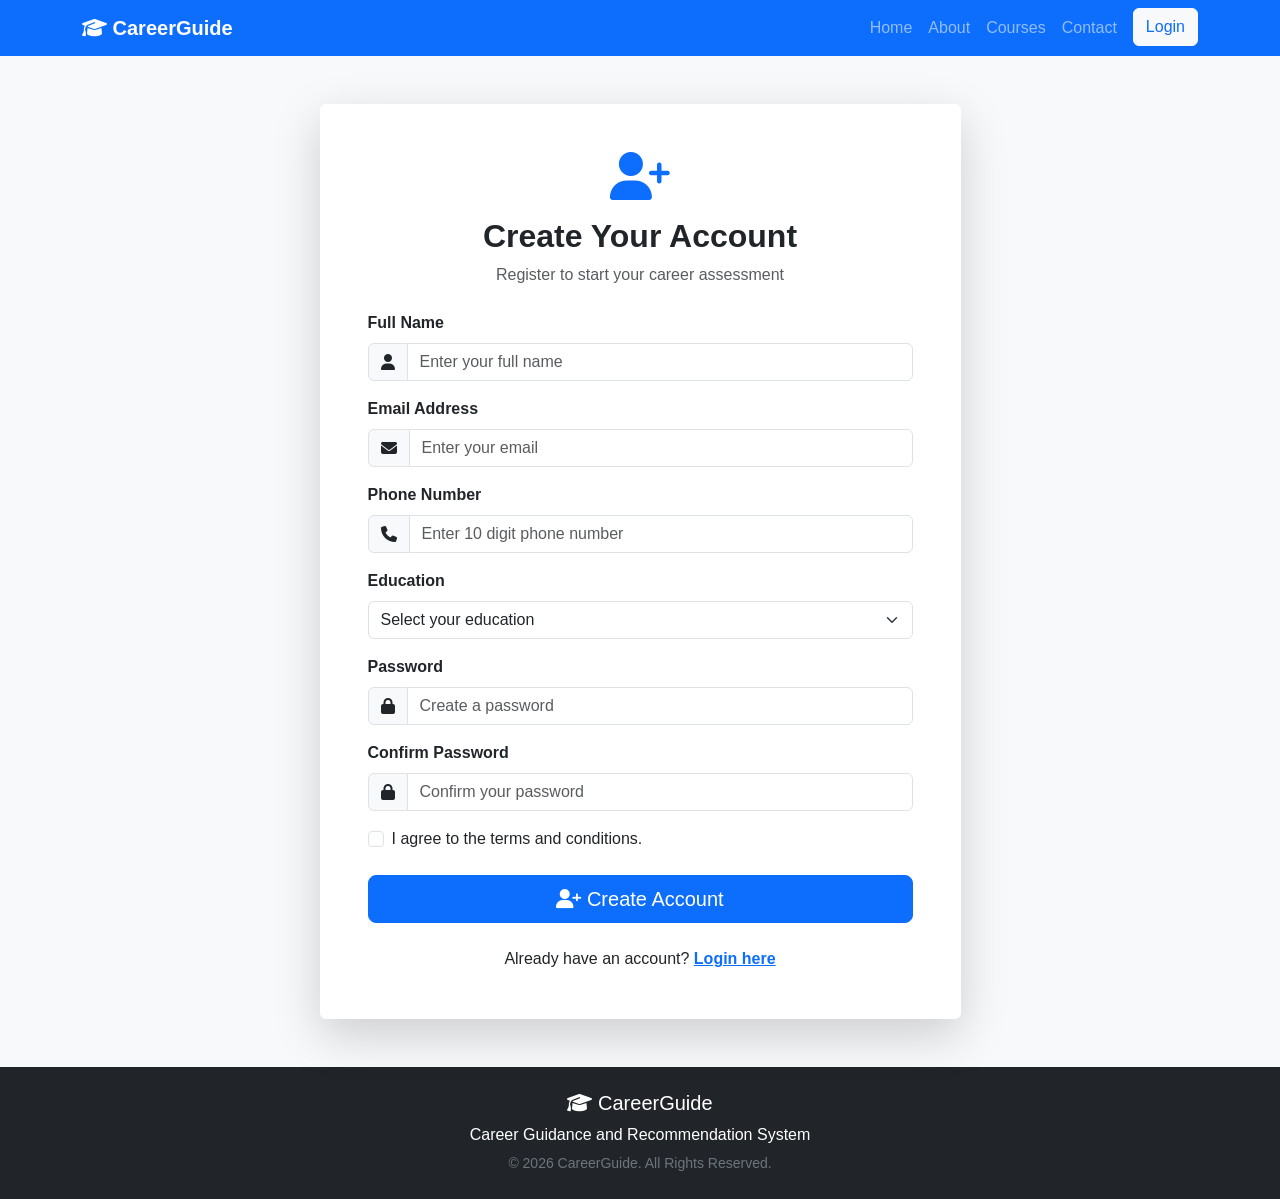
<file: frontend/register.html>
<!DOCTYPE html>
<html lang="en">

<head>

    <meta charset="UTF-8">

    <meta name="viewport" content="width=device-width, initial-scale=1.0">

    <title>Student Registration - CareerGuide</title>

    <!-- Bootstrap -->
    <link
        href="https://cdn.jsdelivr.net/npm/bootstrap@5.3.3/dist/css/bootstrap.min.css"
        rel="stylesheet"
    >

    <!-- Font Awesome -->
    <link
        rel="stylesheet"
        href="https://cdnjs.cloudflare.com/ajax/libs/font-awesome/6.5.2/css/all.min.css"
    >

    <!-- Custom CSS -->
    <link rel="stylesheet" href="css/style.css">

</head>


<body>


<!-- ================= NAVBAR ================= -->

<nav class="navbar navbar-expand-lg navbar-dark bg-primary">

    <div class="container">

        <a class="navbar-brand fw-bold" href="index.html">

            <i class="fa-solid fa-graduation-cap"></i>

            CareerGuide

        </a>


        <button
            class="navbar-toggler"
            type="button"
            data-bs-toggle="collapse"
            data-bs-target="#navbarNav"
            aria-label="Toggle navigation"
        >

            <span class="navbar-toggler-icon"></span>

        </button>


        <div class="collapse navbar-collapse" id="navbarNav">

            <ul class="navbar-nav ms-auto">


                <li class="nav-item">

                    <a class="nav-link" href="index.html">

                        Home

                    </a>

                </li>


                <li class="nav-item">

                    <a class="nav-link" href="about.html">

                        About

                    </a>

                </li>


                <li class="nav-item">

                    <a class="nav-link" href="courses.html">

                        Courses

                    </a>

                </li>


                <li class="nav-item">

                    <a class="nav-link" href="contact.html">

                        Contact

                    </a>

                </li>


                <li class="nav-item ms-lg-2">

                    <a
                        class="btn btn-light text-primary"
                        href="login.html"
                    >

                        Login

                    </a>

                </li>


            </ul>

        </div>

    </div>

</nav>



<!-- ================= REGISTRATION ================= -->

<section class="py-5 bg-light">

    <div class="container">

        <div class="row justify-content-center">

            <div class="col-lg-7 col-md-9">

                <div class="card border-0 shadow-lg">

                    <div class="card-body p-4 p-md-5">


                        <!-- Heading -->

                        <div class="text-center mb-4">

                            <div class="mb-3">

                                <i
                                    class="fa-solid fa-user-plus text-primary fa-3x"
                                ></i>

                            </div>


                            <h2 class="fw-bold">

                                Create Your Account

                            </h2>


                            <p class="text-muted">

                                Register to start your career assessment

                            </p>

                        </div>



                        <!-- ================= FORM ================= -->

                        <form id="registrationForm">


                            <!-- NAME -->

                            <div class="mb-3">

                                <label
                                    for="fullName"
                                    class="form-label fw-semibold"
                                >

                                    Full Name

                                </label>


                                <div class="input-group">

                                    <span class="input-group-text">

                                        <i class="fa-solid fa-user"></i>

                                    </span>


                                    <input
                                        type="text"
                                        class="form-control"
                                        id="fullName"
                                        placeholder="Enter your full name"
                                        required
                                    >

                                </div>

                            </div>



                            <!-- EMAIL -->

                            <div class="mb-3">

                                <label
                                    for="email"
                                    class="form-label fw-semibold"
                                >

                                    Email Address

                                </label>


                                <div class="input-group">

                                    <span class="input-group-text">

                                        <i class="fa-solid fa-envelope"></i>

                                    </span>


                                    <input
                                        type="email"
                                        class="form-control"
                                        id="email"
                                        placeholder="Enter your email"
                                        required
                                    >

                                </div>

                            </div>



                            <!-- PHONE -->

                            <div class="mb-3">

                                <label
                                    for="phone"
                                    class="form-label fw-semibold"
                                >

                                    Phone Number

                                </label>


                                <div class="input-group">

                                    <span class="input-group-text">

                                        <i class="fa-solid fa-phone"></i>

                                    </span>


                                    <input
                                        type="tel"
                                        class="form-control"
                                        id="phone"
                                        placeholder="Enter 10 digit phone number"
                                        maxlength="10"
                                        required
                                    >

                                </div>

                            </div>



                            <!-- EDUCATION -->

                            <div class="mb-3">

                                <label
                                    for="education"
                                    class="form-label fw-semibold"
                                >

                                    Education

                                </label>


                                <select
                                    class="form-select"
                                    id="education"
                                    required
                                >

                                    <option value="">

                                        Select your education

                                    </option>


                                    <option value="10th">

                                        10th

                                    </option>


                                    <option value="12th">

                                        12th

                                    </option>


                                    <option value="diploma">

                                        Diploma

                                    </option>


                                    <option value="undergraduate">

                                        Undergraduate

                                    </option>


                                    <option value="postgraduate">

                                        Postgraduate

                                    </option>

                                </select>

                            </div>



                            <!-- PASSWORD -->

                            <div class="mb-3">

                                <label
                                    for="password"
                                    class="form-label fw-semibold"
                                >

                                    Password

                                </label>


                                <div class="input-group">

                                    <span class="input-group-text">

                                        <i class="fa-solid fa-lock"></i>

                                    </span>


                                    <input
                                        type="password"
                                        class="form-control"
                                        id="password"
                                        placeholder="Create a password"
                                        required
                                    >

                                </div>

                            </div>



                            <!-- CONFIRM PASSWORD -->

                            <div class="mb-3">

                                <label
                                    for="confirmPassword"
                                    class="form-label fw-semibold"
                                >

                                    Confirm Password

                                </label>


                                <div class="input-group">

                                    <span class="input-group-text">

                                        <i class="fa-solid fa-lock"></i>

                                    </span>


                                    <input
                                        type="password"
                                        class="form-control"
                                        id="confirmPassword"
                                        placeholder="Confirm your password"
                                        required
                                    >

                                </div>

                            </div>



                            <!-- TERMS -->

                            <div class="form-check mb-4">

                                <input
                                    class="form-check-input"
                                    type="checkbox"
                                    id="terms"
                                    required
                                >


                                <label
                                    class="form-check-label"
                                    for="terms"
                                >

                                    I agree to the terms and conditions.

                                </label>

                            </div>



                            <!-- BUTTON -->

                            <div class="d-grid">

                                <button
                                    type="submit"
                                    class="btn btn-primary btn-lg"
                                >

                                    <i class="fa-solid fa-user-plus"></i>

                                    Create Account

                                </button>

                            </div>


                        </form>



                        <!-- LOGIN LINK -->

                        <div class="text-center mt-4">

                            <p class="mb-0">

                                Already have an account?

                                <a
                                    href="login.html"
                                    class="text-primary fw-semibold"
                                >

                                    Login here

                                </a>

                            </p>

                        </div>


                    </div>

                </div>

            </div>

        </div>

    </div>

</section>



<!-- ================= FOOTER ================= -->

<footer class="bg-dark text-white py-4">

    <div class="container text-center">

        <h5>

            <i class="fa-solid fa-graduation-cap"></i>

            CareerGuide

        </h5>


        <p class="mb-1">

            Career Guidance and Recommendation System

        </p>


        <small class="text-secondary">

            © 2026 CareerGuide. All Rights Reserved.

        </small>

    </div>

</footer>



<!-- Bootstrap JS -->

<script
    src="https://cdn.jsdelivr.net/npm/bootstrap@5.3.3/dist/js/bootstrap.bundle.min.js"
></script>



<!-- ================= REGISTRATION JAVASCRIPT ================= -->

<script>

document.addEventListener("DOMContentLoaded", function () {

    const form = document.getElementById("registrationForm");


    if (!form) {

        console.error("registrationForm not found!");

        return;

    }


    form.addEventListener("submit", async function (event) {

        event.preventDefault();



        // ================= GET FORM VALUES =================

        const name =
            document.getElementById("fullName").value.trim();

        const email =
            document.getElementById("email").value.trim();

        const phone =
            document.getElementById("phone").value.trim();

        const education =
            document.getElementById("education").value;

        const password =
            document.getElementById("password").value;

        const confirmPassword =
            document.getElementById("confirmPassword").value;

        const terms =
            document.getElementById("terms").checked;



        // ================= VALIDATION =================

        if (
            !name ||
            !email ||
            !phone ||
            !education ||
            !password
        ) {

            alert("Please fill in all fields.");

            return;

        }


        // Phone validation

        if (
            phone.length !== 10 ||
            !/^[0-9]+$/.test(phone)
        ) {

            alert("Please enter a valid 10 digit phone number.");

            return;

        }


        // Password validation

        if (password !== confirmPassword) {

            alert("Passwords do not match!");

            return;

        }


        // Terms validation

        if (!terms) {

            alert("Please accept the terms and conditions.");

            return;

        }



        // ================= SEND DATA TO FLASK =================

        try {

            const response = await fetch(
                "http://127.0.0.1:5000/register",
                {

                    method: "POST",

                    headers: {

                        "Content-Type": "application/json"

                    },

                    body: JSON.stringify({

                        name: name,

                        email: email,

                        phone: phone,

                        education: education,

                        password: password

                    })

                }
            );



            // Get response from Flask

            const data = await response.json();


            console.log(
                "Registration response:",
                data
            );



            // ================= SUCCESS =================

            if (response.ok && data.success) {

                alert("Registration successful!");


                // Store user information

                if (data.user) {

                    localStorage.setItem(
                        "user",
                        JSON.stringify(data.user)
                    );

                }


                // Go to login page

                window.location.href =
                    "login.html";

            }


            // ================= SERVER ERROR =================

            else {

                alert(
                    data.message ||
                    "Registration failed."
                );

            }

        }


        // ================= CONNECTION ERROR =================

        catch (error) {

            console.error(
                "Registration Error:",
                error
            );


            alert(
                "Unable to connect to Flask server.\n\n" +
                "Please make sure Flask is running on:\n" +
                "http://127.0.0.1:5000"
            );

        }

    });

});

</script>


</body>

</html>
</file>
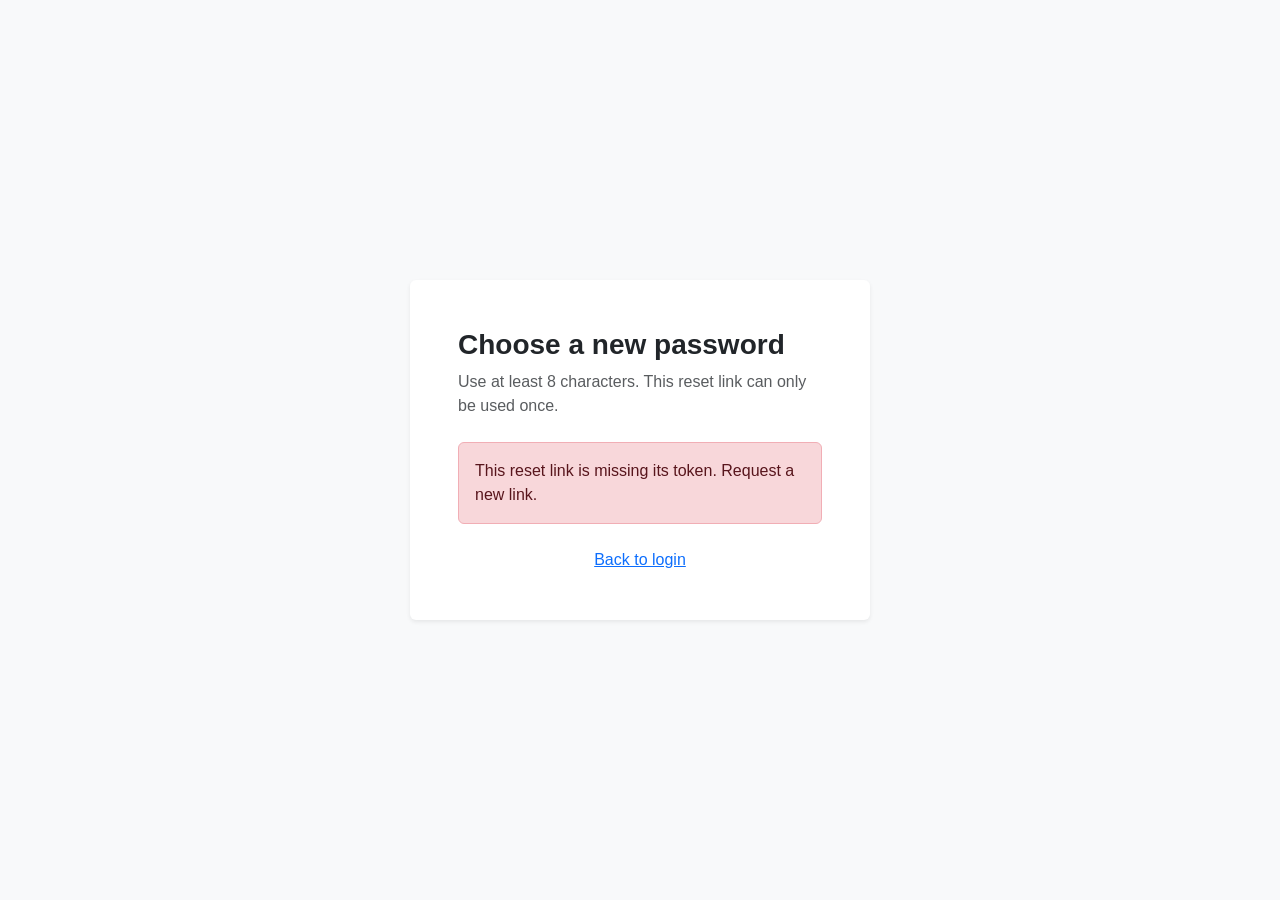
<file: frontend/reset-password.html>
<!DOCTYPE html>
<html lang="en">
<head>
    <meta charset="UTF-8">
    <meta name="viewport" content="width=device-width, initial-scale=1.0">
    <title>Choose New Password - CareerGuide</title>
    <link href="https://cdn.jsdelivr.net/npm/bootstrap@5.3.3/dist/css/bootstrap.min.css" rel="stylesheet">
    <link rel="stylesheet" href="css/style.css">
</head>
<body class="bg-light">
    <main class="container min-vh-100 d-flex align-items-center justify-content-center py-5">
        <section class="card border-0 shadow-sm w-100 auth-narrow-card">
            <div class="card-body p-4 p-md-5">
                <h1 class="h3 fw-bold mb-2">Choose a new password</h1>
                <p class="text-muted mb-4">Use at least 8 characters. This reset link can only be used once.</p>
                <div id="resetMessage" class="alert d-none" role="status"></div>
                <form id="resetPasswordForm">
                    <div class="mb-3">
                        <label for="newPassword" class="form-label">New password</label>
                        <input id="newPassword" class="form-control" type="password" autocomplete="new-password" minlength="8" required>
                    </div>
                    <div class="mb-3">
                        <label for="confirmPassword" class="form-label">Confirm new password</label>
                        <input id="confirmPassword" class="form-control" type="password" autocomplete="new-password" minlength="8" required>
                    </div>
                    <button id="savePasswordButton" class="btn btn-primary w-100" type="submit">Update password</button>
                </form>
                <div class="text-center mt-4"><a href="login.html">Back to login</a></div>
            </div>
        </section>
    </main>
    <script>
        const resetToken = new URLSearchParams(window.location.search).get("token");
        const resetForm = document.getElementById("resetPasswordForm");
        const resetMessage = document.getElementById("resetMessage");

        if (!resetToken) {
            resetForm.hidden = true;
            resetMessage.textContent = "This reset link is missing its token. Request a new link.";
            resetMessage.className = "alert alert-danger";
        }

        resetForm.addEventListener("submit", async function(event) {
            event.preventDefault();

            const password = document.getElementById("newPassword").value;
            if (password !== document.getElementById("confirmPassword").value) {
                resetMessage.textContent = "The passwords do not match.";
                resetMessage.className = "alert alert-danger";
                return;
            }

            const button = document.getElementById("savePasswordButton");
            button.disabled = true;
            resetMessage.className = "alert d-none";

            try {
                const response = await fetch("http://127.0.0.1:5000/password-reset/confirm", {
                    method: "POST",
                    headers: { "Content-Type": "application/json" },
                    body: JSON.stringify({ token: resetToken, password: password })
                });
                const data = await response.json();

                if (!response.ok || !data.success) {
                    throw new Error(data.message || "Could not reset the password.");
                }

                resetForm.hidden = true;
                resetMessage.textContent = data.message;
                resetMessage.className = "alert alert-success";
            } catch (error) {
                resetMessage.textContent = error instanceof TypeError
                    ? "Could not connect to the backend. Make sure Flask is running."
                    : error.message;
                resetMessage.className = "alert alert-danger";
            } finally {
                button.disabled = false;
            }
        });
    </script>
</body>
</html>
</file>
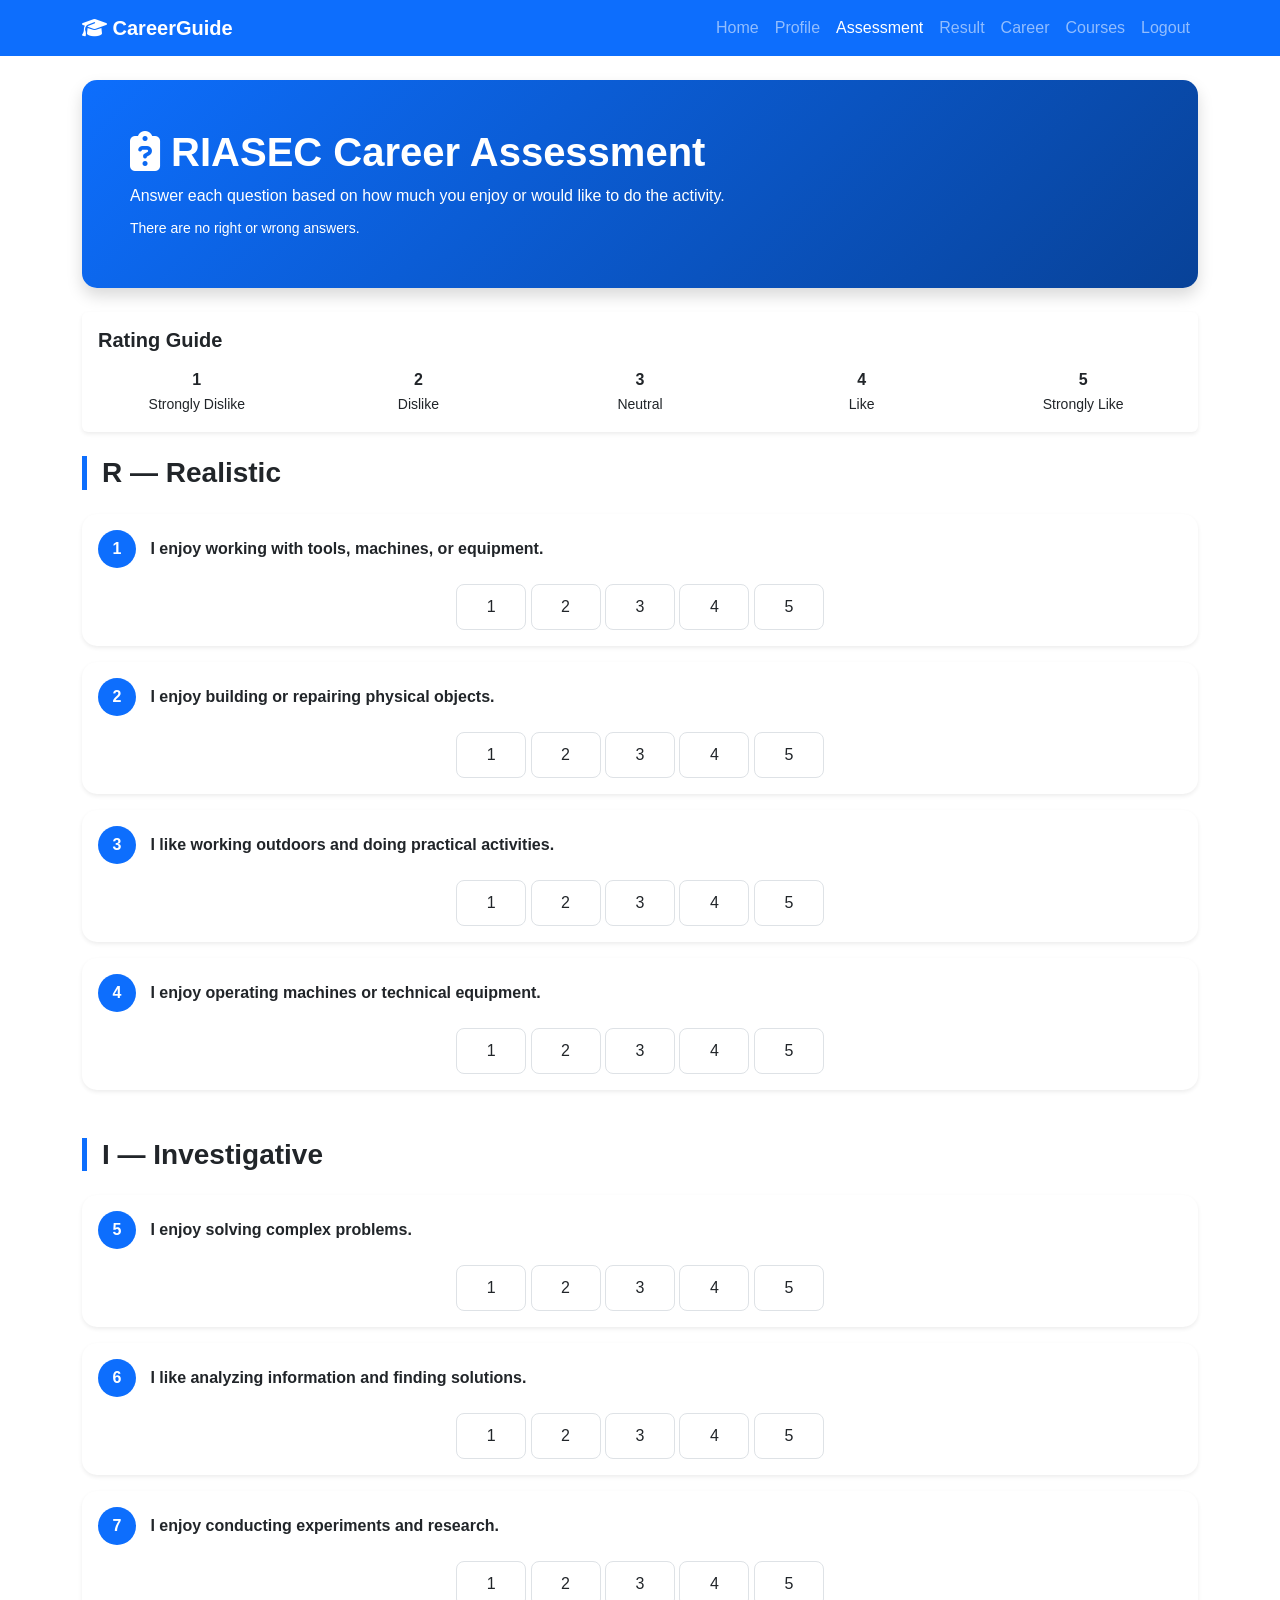
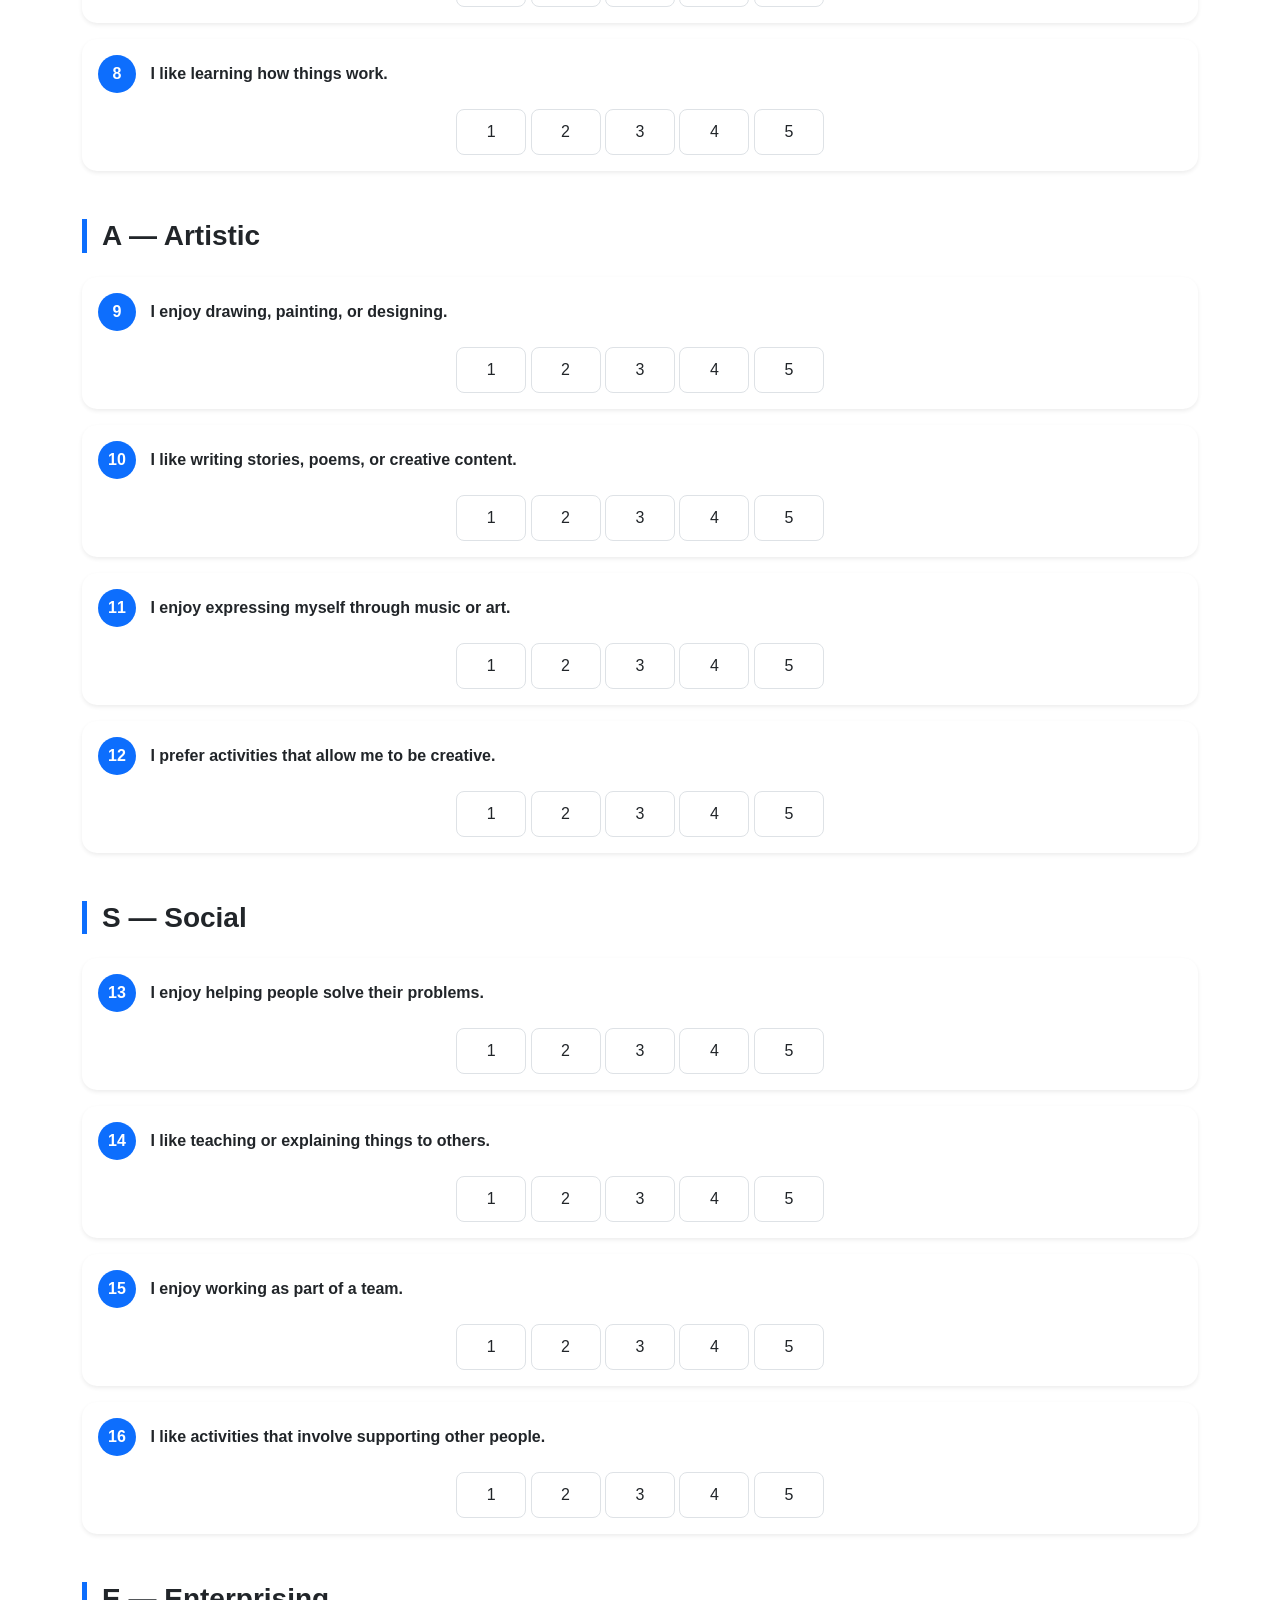
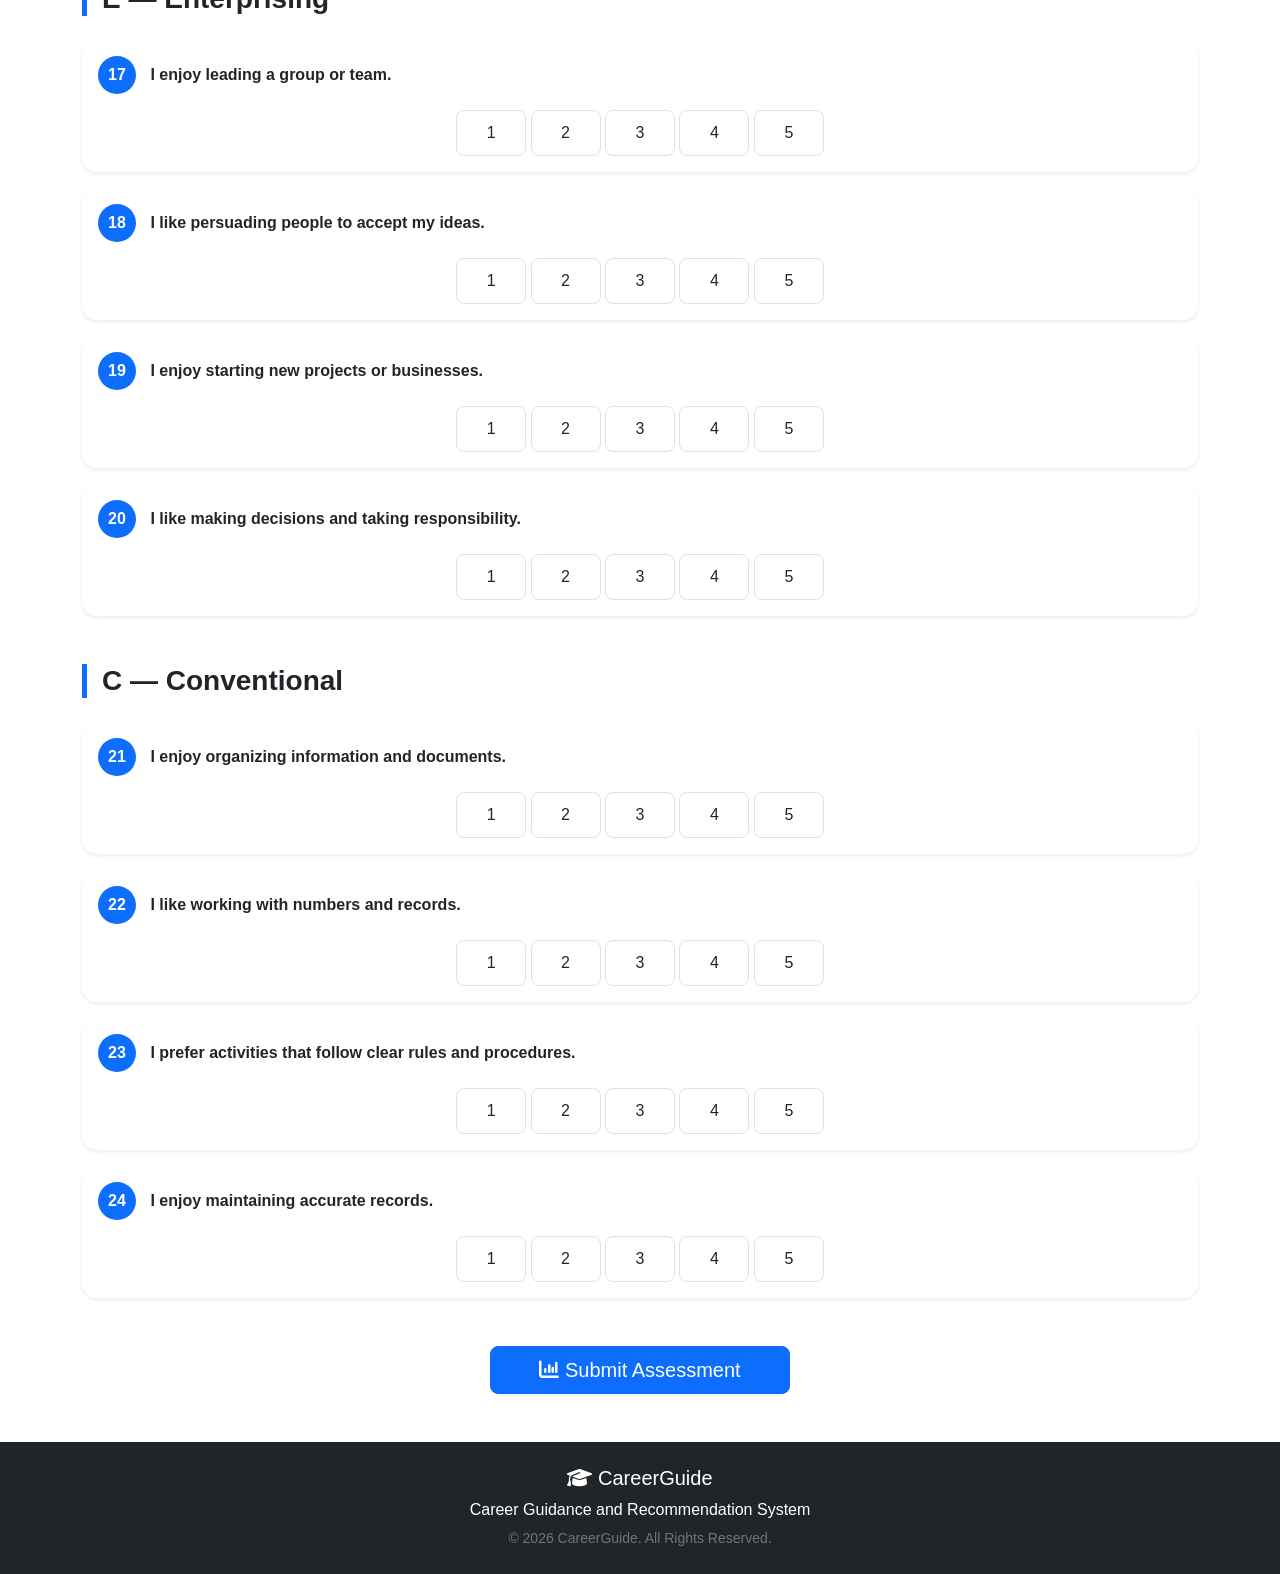
<file: frontend/result.html>
<!DOCTYPE html>
<html lang="en">

<head>

    <meta charset="UTF-8">

    <meta name="viewport"
          content="width=device-width, initial-scale=1.0">

    <title>RIASEC Result - CareerGuide</title>


    <!-- Bootstrap -->

    <link
        href="https://cdn.jsdelivr.net/npm/bootstrap@5.3.3/dist/css/bootstrap.min.css"
        rel="stylesheet">


    <!-- Font Awesome -->

    <link
        rel="stylesheet"
        href="https://cdnjs.cloudflare.com/ajax/libs/font-awesome/6.5.2/css/all.min.css">


    <!-- Custom CSS -->

    <link rel="stylesheet"
          href="css/style.css">


    <style>

        body {

            background: #f5f7fb;

        }


        /* ================= NAVBAR ================= */

        .navbar-brand {

            letter-spacing: 0.3px;

        }


        /* ================= HEADER ================= */

        .result-header {

            background: linear-gradient(
                135deg,
                #0d6efd,
                #084298
            );

            color: white;

            border-radius: 18px;

        }


        .result-header h1 {

            font-size: 2rem;

        }


        /* ================= MAIN RESULT ================= */

        .main-result {

            border-radius: 20px;

            background: white;

            border: none;

        }


        .main-letter {

            width: 125px;

            height: 125px;

            border-radius: 50%;

            background: linear-gradient(
                135deg,
                #0d6efd,
                #084298
            );

            color: white;

            display: flex;

            align-items: center;

            justify-content: center;

            font-size: 55px;

            font-weight: bold;

            margin: auto;

            box-shadow:
                0 10px 30px
                rgba(13, 110, 253, 0.25);

        }


        .riasec-code {

            font-size: 22px;

            letter-spacing: 8px;

        }


        /* ================= SCORE CARD ================= */

        .score-card {

            border: none;

            border-radius: 16px;

            transition: all 0.3s ease;

            background: white;

        }


        .score-card:hover {

            transform: translateY(-6px);

            box-shadow:
                0 12px 25px
                rgba(0, 0, 0, 0.12);

        }


        .score-letter {

            width: 65px;

            height: 65px;

            border-radius: 50%;

            background: #e7f1ff;

            color: #0d6efd;

            display: flex;

            align-items: center;

            justify-content: center;

            font-size: 28px;

            font-weight: bold;

            margin: auto;

        }


        .score-value {

            font-size: 28px;

        }


        .progress {

            height: 8px;

            border-radius: 10px;

        }


        .progress-bar {

            border-radius: 10px;

        }


        /* ================= CAREER BOX ================= */

        .career-box {

            border: none;

            border-left: 5px solid #0d6efd;

            background: white;

            padding: 25px;

            border-radius: 12px;

        }


        .career-item {

            background: #f8f9fa;

            border-radius: 10px;

            padding: 15px;

            height: 100%;

            transition: 0.25s;

        }


        .career-item:hover {

            background: #e7f1ff;

            transform: translateX(5px);

        }


        /* ================= TOP TYPE ================= */

        .type-box {

            border-radius: 15px;

            background: #e7f1ff;

        }


        .result-description {

            max-width: 750px;

        }


        .result-type-box {

            max-width: 450px;

        }


        .type-letter {

            font-size: 20px;

            font-weight: bold;

            color: #0d6efd;

        }


        /* ================= BUTTONS ================= */

        .action-btn {

            min-width: 210px;

        }


        /* ================= FOOTER ================= */

        footer {

            margin-top: 30px;

        }

    </style>

</head>


<body>


<!-- ===================================================== -->
<!-- NAVBAR -->
<!-- ===================================================== -->

<nav class="navbar navbar-expand-lg navbar-dark bg-primary">

    <div class="container">


        <a class="navbar-brand fw-bold"
           href="index.html">

            <i class="fa-solid fa-graduation-cap"></i>

            CareerGuide

        </a>


        <button
            class="navbar-toggler"
            type="button"
            data-bs-toggle="collapse"
            data-bs-target="#navbarNav"
            aria-label="Toggle navigation">

            <span class="navbar-toggler-icon"></span>

        </button>


        <div class="collapse navbar-collapse"
             id="navbarNav">


            <ul class="navbar-nav ms-auto">


                <li class="nav-item">

                    <a class="nav-link"
                       href="index.html">

                        Home

                    </a>

                </li>

                <li class="nav-item">

                    <a class="nav-link"
                       href="profile.html">

                        Profile

                    </a>

                </li>


                <li class="nav-item">

                    <a class="nav-link"
                       href="assessment.html">

                        Assessment

                    </a>

                </li>


                <li class="nav-item">

                    <a class="nav-link active"
                       href="result.html">

                        Result

                    </a>

                </li>


                <li class="nav-item">

                    <a class="nav-link"
                       href="career.html">

                        Careers

                    </a>

                </li>


                <li class="nav-item">

                    <a class="nav-link"
                       href="courses.html">

                        Courses

                    </a>

                </li>


            </ul>

        </div>

    </div>

</nav>



<!-- ===================================================== -->
<!-- HEADER -->
<!-- ===================================================== -->

<section class="py-4">

    <div class="container">


        <div class="result-header shadow p-4 p-md-5">


            <h1 class="fw-bold">

                <i class="fa-solid fa-chart-column me-2"></i>

                Your RIASEC Result

            </h1>


            <p class="mb-0">

                Your career-interest profile has been
                generated from your RIASEC assessment.

            </p>


        </div>

    </div>

</section>



<!-- ===================================================== -->
<!-- MAIN RESULT -->
<!-- ===================================================== -->

<section class="pb-4">

    <div class="container">


        <div class="main-result shadow-sm p-4 p-md-5 text-center">


            <!-- MAIN LETTER -->

            <div class="main-letter"
                 id="mainLetter">

                -

            </div>


            <!-- TYPE -->

            <h2 class="fw-bold mt-4"
                id="mainType">

                Calculating...

            </h2>


            <!-- DESCRIPTION -->

                <p class="text-muted mx-auto result-description"
               id="mainDescription">

                Please wait while your result is calculated.

            </p>


            <!-- HIGHEST SCORE -->

            <div class="mt-3">

                <span class="badge bg-primary fs-6">

                    Highest Score:

                    <span id="highestScore">

                        0

                    </span>

                    / 20

                </span>

            </div>


            <!-- TOP 3 CODE -->

              <div class="type-box result-type-box p-3 mt-4 mx-auto">

                <div class="text-muted small">

                    Your RIASEC Career Code

                </div>


                <div class="type-letter riasec-code"
                     id="riasecCode">

                    ------

                </div>


                <small class="text-muted">

                    Based on your three highest interest areas

                </small>

            </div>


        </div>

    </div>

</section>



<!-- ===================================================== -->
<!-- SCORES -->
<!-- ===================================================== -->

<section class="pb-5">

    <div class="container">


        <h3 class="fw-bold text-center mb-4">

            <i class="fa-solid fa-chart-simple me-2"></i>

            Your RIASEC Scores

        </h3>


        <div class="row g-4">


            <!-- ================= R ================= -->

            <div class="col-6 col-md-4 col-lg-2">

                <div class="card score-card shadow-sm text-center h-100">

                    <div class="card-body">


                        <div class="score-letter">

                            R

                        </div>


                        <h6 class="mt-3">

                            Realistic

                        </h6>


                        <h3 class="fw-bold score-value"
                            id="scoreR">

                            0

                        </h3>


                        <div class="progress">

                            <div
                                class="progress-bar"
                                id="progressR">

                            </div>

                        </div>


                    </div>

                </div>

            </div>



            <!-- ================= I ================= -->

            <div class="col-6 col-md-4 col-lg-2">

                <div class="card score-card shadow-sm text-center h-100">

                    <div class="card-body">


                        <div class="score-letter">

                            I

                        </div>


                        <h6 class="mt-3">

                            Investigative

                        </h6>


                        <h3 class="fw-bold score-value"
                            id="scoreI">

                            0

                        </h3>


                        <div class="progress">

                            <div
                                class="progress-bar"
                                id="progressI">

                            </div>

                        </div>


                    </div>

                </div>

            </div>



            <!-- ================= A ================= -->

            <div class="col-6 col-md-4 col-lg-2">

                <div class="card score-card shadow-sm text-center h-100">

                    <div class="card-body">


                        <div class="score-letter">

                            A

                        </div>


                        <h6 class="mt-3">

                            Artistic

                        </h6>


                        <h3 class="fw-bold score-value"
                            id="scoreA">

                            0

                        </h3>


                        <div class="progress">

                            <div
                                class="progress-bar"
                                id="progressA">

                            </div>

                        </div>


                    </div>

                </div>

            </div>



            <!-- ================= S ================= -->

            <div class="col-6 col-md-4 col-lg-2">

                <div class="card score-card shadow-sm text-center h-100">

                    <div class="card-body">


                        <div class="score-letter">

                            S

                        </div>


                        <h6 class="mt-3">

                            Social

                        </h6>


                        <h3 class="fw-bold score-value"
                            id="scoreS">

                            0

                        </h3>


                        <div class="progress">

                            <div
                                class="progress-bar"
                                id="progressS">

                            </div>

                        </div>


                    </div>

                </div>

            </div>



            <!-- ================= E ================= -->

            <div class="col-6 col-md-4 col-lg-2">

                <div class="card score-card shadow-sm text-center h-100">

                    <div class="card-body">


                        <div class="score-letter">

                            E

                        </div>


                        <h6 class="mt-3">

                            Enterprising

                        </h6>


                        <h3 class="fw-bold score-value"
                            id="scoreE">

                            0

                        </h3>


                        <div class="progress">

                            <div
                                class="progress-bar"
                                id="progressE">

                            </div>

                        </div>


                    </div>

                </div>

            </div>



            <!-- ================= C ================= -->

            <div class="col-6 col-md-4 col-lg-2">

                <div class="card score-card shadow-sm text-center h-100">

                    <div class="card-body">


                        <div class="score-letter">

                            C

                        </div>


                        <h6 class="mt-3">

                            Conventional

                        </h6>


                        <h3 class="fw-bold score-value"
                            id="scoreC">

                            0

                        </h3>


                        <div class="progress">

                            <div
                                class="progress-bar"
                                id="progressC">

                            </div>

                        </div>


                    </div>

                </div>

            </div>


        </div>

    </div>

</section>



<!-- ===================================================== -->
<!-- CAREER DIRECTION -->
<!-- ===================================================== -->

<section class="bg-light py-5">

    <div class="container">


        <h3 class="fw-bold text-center mb-4">

            <i class="fa-solid fa-briefcase me-2"></i>

            Career Direction

        </h3>


        <div class="career-box shadow-sm">


            <h4 class="fw-bold"
                id="careerTitle">

                Career Options

            </h4>


            <p class="text-muted"
               id="careerDescription">

                Your recommended careers will appear here.

            </p>


            <div id="careerList"
                 class="row g-3">

            </div>


        </div>


        <!-- ================================================= -->
        <!-- ACTION BUTTONS -->
        <!-- ================================================= -->

        <div class="text-center mt-5">


            <a
                href="career.html"
                class="btn btn-primary btn-lg action-btn m-2">

                <i class="fa-solid fa-briefcase me-2"></i>

                Career Recommendations

            </a>


            <a
                href="courses.html"
                class="btn btn-success btn-lg action-btn m-2">

                <i class="fa-solid fa-book-open me-2"></i>

                Recommended Courses

            </a>


            <a
                href="assessment.html"
                class="btn btn-outline-secondary btn-lg action-btn m-2">

                <i class="fa-solid fa-rotate me-2"></i>

                Retake Assessment

            </a>


        </div>


    </div>

</section>



<!-- ===================================================== -->
<!-- FOOTER -->
<!-- ===================================================== -->

<footer class="bg-dark text-white py-4">

    <div class="container text-center">


        <h5>

            <i class="fa-solid fa-graduation-cap me-2"></i>

            CareerGuide

        </h5>


        <p class="mb-1">

            Career Guidance and Recommendation System

        </p>


        <small class="text-secondary">

            © 2026 CareerGuide. All Rights Reserved.

        </small>


    </div>

</footer>



<!-- Bootstrap JS -->

<script
    src="https://cdn.jsdelivr.net/npm/bootstrap@5.3.3/dist/js/bootstrap.bundle.min.js">
</script>



<!-- ===================================================== -->
<!-- RESULT JAVASCRIPT -->
<!-- ===================================================== -->

<script>


/* ===================================================== */
/* GET SAVED SCORES */
/* ===================================================== */

const savedScores =
    localStorage.getItem("riasecScores");


/* ===================================================== */
/* CHECK DATA */
/* ===================================================== */

if (!savedScores) {

    alert(
        "Please complete the RIASEC assessment first."
    );

    window.location.href =
        "assessment.html";

}


/* ===================================================== */
/* CONVERT JSON */
/* ===================================================== */

let scores = { R: 0, I: 0, A: 0, S: 0, E: 0, C: 0 };

try {

    if (savedScores) {

        const parsedScores = JSON.parse(savedScores);
        const scoreTypes = ["R", "I", "A", "S", "E", "C"];

        if (
            !parsedScores ||
            typeof parsedScores !== "object" ||
            scoreTypes.some(function(type) {
                return !Number.isFinite(Number(parsedScores[type]));
            })
        ) {
            throw new Error("Invalid assessment scores");
        }

        scoreTypes.forEach(function(type) {
            scores[type] = Number(parsedScores[type]);
        });

    }

} catch (error) {

    alert(
        "Invalid assessment result. Please retake the assessment."
    );

    localStorage.removeItem("riasecScores");

    window.location.replace("assessment.html");

}



/* ===================================================== */
/* RIASEC TYPES */
/* ===================================================== */

const types = [

    "R",
    "I",
    "A",
    "S",
    "E",
    "C"

];



/* ===================================================== */
/* VALIDATE SCORES */
/* ===================================================== */

types.forEach(function(type) {

    if (
        typeof scores[type] !== "number" ||
        isNaN(scores[type])
    ) {

        scores[type] = 0;

    }

});



/* ===================================================== */
/* DISPLAY SCORES */
/* ===================================================== */

types.forEach(function(type) {

    document.getElementById(
        "score" + type
    ).textContent =
        scores[type];

});



/* ===================================================== */
/* PROGRESS BARS */
/* ===================================================== */

types.forEach(function(type) {

    let percentage =
        (scores[type] / 20) * 100;


    if (percentage > 100) {

        percentage = 100;

    }


    if (percentage < 0) {

        percentage = 0;

    }


    document.getElementById(
        "progress" + type
    ).style.width =
        percentage + "%";

});



/* ===================================================== */
/* SORT RIASEC SCORES */
/* ===================================================== */

const sortedTypes =
    [...types].sort(function(a, b) {

        return scores[b] - scores[a];

    });



/* ===================================================== */
/* TOP 3 TYPES */
/* ===================================================== */

const topThree =
    sortedTypes.slice(0, 3);



/* ===================================================== */
/* HIGHEST TYPE */
/* ===================================================== */

const highestType =
    topThree[0];


const highestScore =
    scores[highestType];



/* ===================================================== */
/* RIASEC INFORMATION */
/* ===================================================== */

const riasecInfo = {


    R: {

        name: "Realistic",

        description:
            "You prefer practical, hands-on activities and enjoy working with tools, machines, equipment and physical environments.",

        careers: [

            "Mechanical Engineer",

            "Civil Engineer",

            "Electrical Technician",

            "Automobile Engineer",

            "Agricultural Officer"

        ]

    },


    I: {

        name: "Investigative",

        description:
            "You enjoy analyzing information, solving problems, conducting research and understanding how things work.",

        careers: [

            "Software Developer",

            "Data Analyst",

            "Research Scientist",

            "Doctor",

            "Engineer"

        ]

    },


    A: {

        name: "Artistic",

        description:
            "You enjoy creativity, self-expression, design, writing, music and activities that allow you to think differently.",

        careers: [

            "Graphic Designer",

            "UI/UX Designer",

            "Writer",

            "Animator",

            "Content Creator"

        ]

    },


    S: {

        name: "Social",

        description:
            "You enjoy helping, teaching, supporting and communicating with other people.",

        careers: [

            "Teacher",

            "Counselor",

            "Social Worker",

            "HR Professional",

            "Trainer"

        ]

    },


    E: {

        name: "Enterprising",

        description:
            "You enjoy leadership, decision-making, persuasion, business activities and taking responsibility.",

        careers: [

            "Entrepreneur",

            "Business Manager",

            "Sales Manager",

            "Marketing Manager",

            "Bank Manager"

        ]

    },


    C: {

        name: "Conventional",

        description:
            "You prefer organized environments and enjoy working with records, numbers, information and structured procedures.",

        careers: [

            "Accountant",

            "Banking Professional",

            "Data Entry Specialist",

            "Office Administrator",

            "Financial Analyst"

        ]

    }

};



/* ===================================================== */
/* GET RESULT INFORMATION */
/* ===================================================== */

const result =
    riasecInfo[highestType];



/* ===================================================== */
/* DISPLAY MAIN RESULT */
/* ===================================================== */

document.getElementById(
    "mainLetter"
).textContent =
    highestType;


document.getElementById(
    "mainType"
).textContent =
    result.name;


document.getElementById(
    "mainDescription"
).textContent =
    result.description;


document.getElementById(
    "highestScore"
).textContent =
    highestScore;



/* ===================================================== */
/* DISPLAY RIASEC CODE */
/* ===================================================== */

document.getElementById(
    "riasecCode"
).textContent =
    topThree.join("");



/* ===================================================== */
/* SAVE TOP 3 RESULT */
/* ===================================================== */

localStorage.setItem(
    "riasecTopCode",
    topThree.join("")
);


localStorage.setItem(
    "riasecMainType",
    highestType
);



/* ===================================================== */
/* CAREER TITLE */
/* ===================================================== */

document.getElementById(
    "careerTitle"
).textContent =
    result.name +
    " Career Paths";



document.getElementById(
    "careerDescription"
).textContent =
    "Based on your strongest RIASEC interest area, the following career paths may be suitable for you.";



/* ===================================================== */
/* DISPLAY CAREERS */
/* ===================================================== */

const careerList =
    document.getElementById(
        "careerList"
    );


result.careers.forEach(function(career) {


    const div =
        document.createElement("div");


    div.className =
        "col-md-6 col-lg-4";


    div.innerHTML = `

        <div class="career-item shadow-sm">

            <i class="fa-solid fa-circle-check text-primary me-2"></i>

            <strong>

                ${career}

            </strong>

        </div>

    `;


    careerList.appendChild(div);

});


</script>


</body>

</html>
</file>
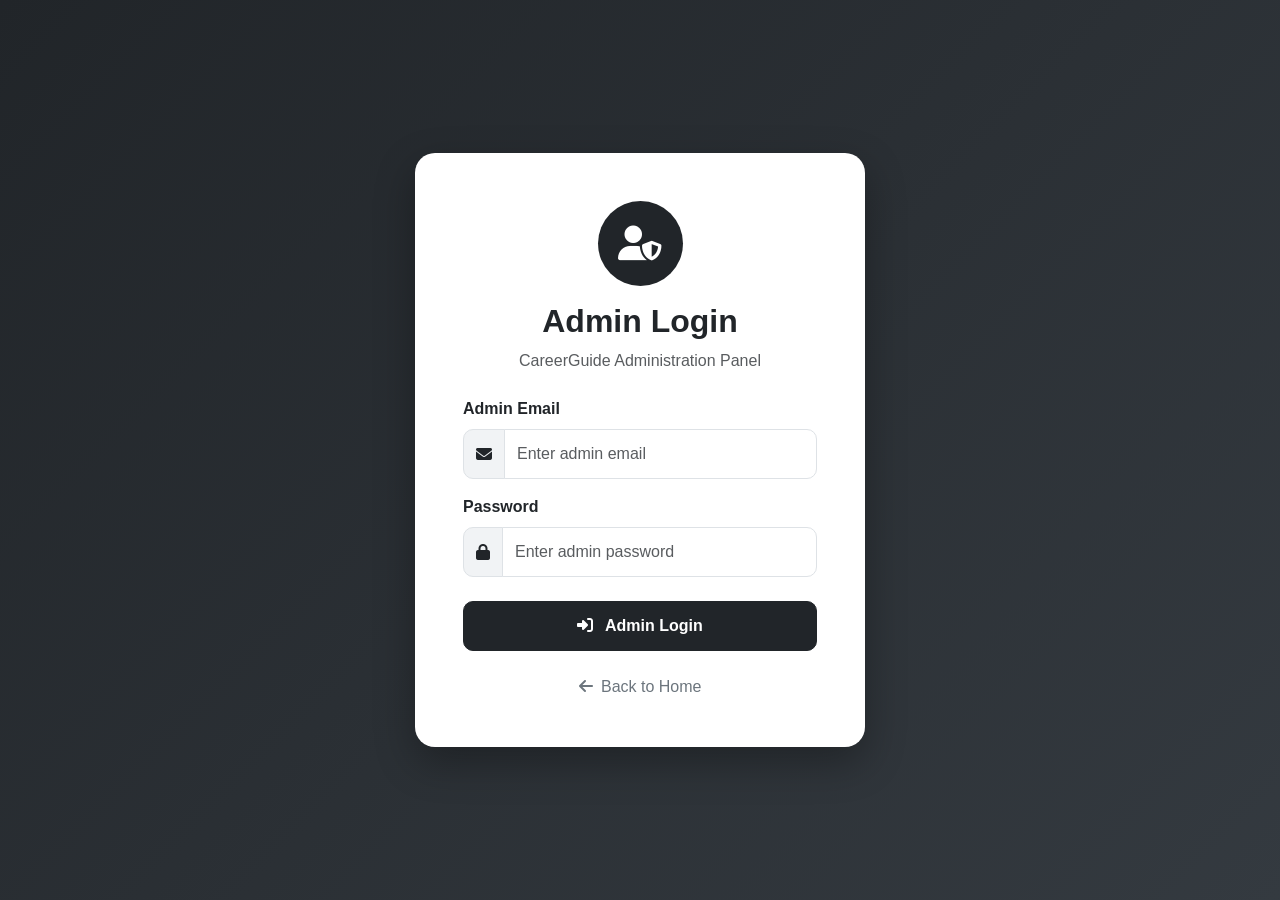
<file: frontend/admin/admin-login.html>
<!DOCTYPE html>
<html lang="en">

<head>

    <meta charset="UTF-8">

    <meta name="viewport"
          content="width=device-width, initial-scale=1.0">

    <title>Admin Login - CareerGuide</title>

    <!-- Bootstrap -->
    <link href="https://cdn.jsdelivr.net/npm/bootstrap@5.3.3/dist/css/bootstrap.min.css"
          rel="stylesheet">

    <!-- Font Awesome -->
    <link rel="stylesheet"
          href="https://cdnjs.cloudflare.com/ajax/libs/font-awesome/6.5.2/css/all.min.css">

    <!-- Custom CSS -->
    <link rel="stylesheet"
          href="css/style.css">

    <style>

        body {
            min-height: 100vh;

            background: linear-gradient(
                135deg,
                #212529,
                #343a40
            );
        }

        .admin-container {

            min-height: 100vh;

            display: flex;

            align-items: center;

            justify-content: center;

            padding: 20px;

        }

        .admin-card {

            width: 100%;

            max-width: 450px;

            border: none;

            border-radius: 20px;

            box-shadow:
                0 15px 40px
                rgba(0, 0, 0, 0.3);

        }

        .admin-icon {

            width: 85px;

            height: 85px;

            margin: auto;

            border-radius: 50%;

            background: #212529;

            color: white;

            display: flex;

            align-items: center;

            justify-content: center;

            font-size: 35px;

        }

        .form-control {

            padding: 12px;

            border-radius: 10px;

        }

        .input-group-text {

            background: #f1f3f5;

            border-radius: 10px 0 0 10px;

        }

        .admin-btn {

            padding: 12px;

            border-radius: 10px;

            font-weight: 600;

        }

        .back-link {

            text-decoration: none;

        }

    </style>

</head>


<body>


<!-- ================================================= -->
<!-- ADMIN LOGIN -->
<!-- ================================================= -->

<div class="admin-container">

    <div class="card admin-card">

        <div class="card-body p-4 p-md-5">


            <!-- ADMIN ICON -->

            <div class="text-center mb-4">

                <div class="admin-icon mb-3">

                    <i class="fa-solid fa-user-shield"></i>

                </div>

                <h2 class="fw-bold">

                    Admin Login

                </h2>

                <p class="text-muted">

                    CareerGuide Administration Panel

                </p>

            </div>


            <!-- ERROR MESSAGE -->

            <div id="adminError"
                 class="alert alert-danger d-none">

                Invalid administrator credentials.

            </div>


            <!-- SUCCESS MESSAGE -->

            <div id="adminSuccess"
                 class="alert alert-success d-none">

                Login successful. Redirecting...

            </div>


            <!-- LOGIN FORM -->

            <form id="adminLoginForm">


                <!-- EMAIL -->

                <div class="mb-3">

                    <label for="adminEmail"
                           class="form-label fw-semibold">

                        Admin Email

                    </label>

                    <div class="input-group">

                        <span class="input-group-text">

                            <i class="fa-solid fa-envelope"></i>

                        </span>

                        <input type="email"
                               id="adminEmail"
                               class="form-control"
                               placeholder="Enter admin email"
                               required>

                    </div>

                </div>


                <!-- PASSWORD -->

                <div class="mb-4">

                    <label for="adminPassword"
                           class="form-label fw-semibold">

                        Password

                    </label>

                    <div class="input-group">

                        <span class="input-group-text">

                            <i class="fa-solid fa-lock"></i>

                        </span>

                        <input type="password"
                               id="adminPassword"
                               class="form-control"
                               placeholder="Enter admin password"
                               required>

                    </div>

                </div>


                <!-- LOGIN BUTTON -->

                <button type="submit"
                        id="loginButton"
                        class="btn btn-dark
                               admin-btn
                               w-100">

                    <i class="fa-solid fa-right-to-bracket me-2"></i>

                    Admin Login

                </button>


            </form>


            <!-- BACK TO HOME -->

            <div class="text-center mt-4">

                <a href="index.html"
                   class="back-link text-secondary">

                    <i class="fa-solid fa-arrow-left me-1"></i>

                    Back to Home

                </a>

            </div>


        </div>

    </div>

</div>


<!-- ================================================= -->
<!-- ADMIN LOGIN JAVASCRIPT -->
<!-- ================================================= -->

<script>

document.getElementById("adminLoginForm")
    .addEventListener("submit", async function(event) {

        event.preventDefault();


        /* ===============================
           GET FORM VALUES
           =============================== */

        const email =
            document.getElementById(
                "adminEmail"
            ).value.trim();


        const password =
            document.getElementById(
                "adminPassword"
            ).value;


        const error =
            document.getElementById(
                "adminError"
            );


        const success =
            document.getElementById(
                "adminSuccess"
            );


        const button =
            document.getElementById(
                "loginButton"
            );


        /* ===============================
           HIDE OLD MESSAGES
           =============================== */

        error.classList.add("d-none");

        success.classList.add("d-none");


        const originalButtonContent = button.innerHTML;
        button.disabled = true;
        button.innerHTML = '<span class="spinner-border spinner-border-sm me-2"></span>Signing in...';

        try {

            const response = await fetch(
                "http://127.0.0.1:5000/admin/login",
                {
                    method: "POST",
                    credentials: "include",
                    headers: {
                        "Content-Type": "application/json"
                    },
                    body: JSON.stringify({
                        email: email,
                        password: password
                    })
                }
            );

            const data = await response.json();

            if (!response.ok || !data.success) {
                throw new Error(data.message || "Admin login failed");
            }

            success.classList.remove("d-none");
            window.location.href = "dashboard.html";

        } catch (loginError) {

            error.textContent = loginError instanceof TypeError
                ? "Could not connect to the backend. Make sure the Flask server is running."
                : loginError.message;
            error.classList.remove("d-none");
            document.getElementById("adminPassword").value = "";
            button.disabled = false;
            button.innerHTML = originalButtonContent;

        }

    });


</script>


</body>

</html>
</file>
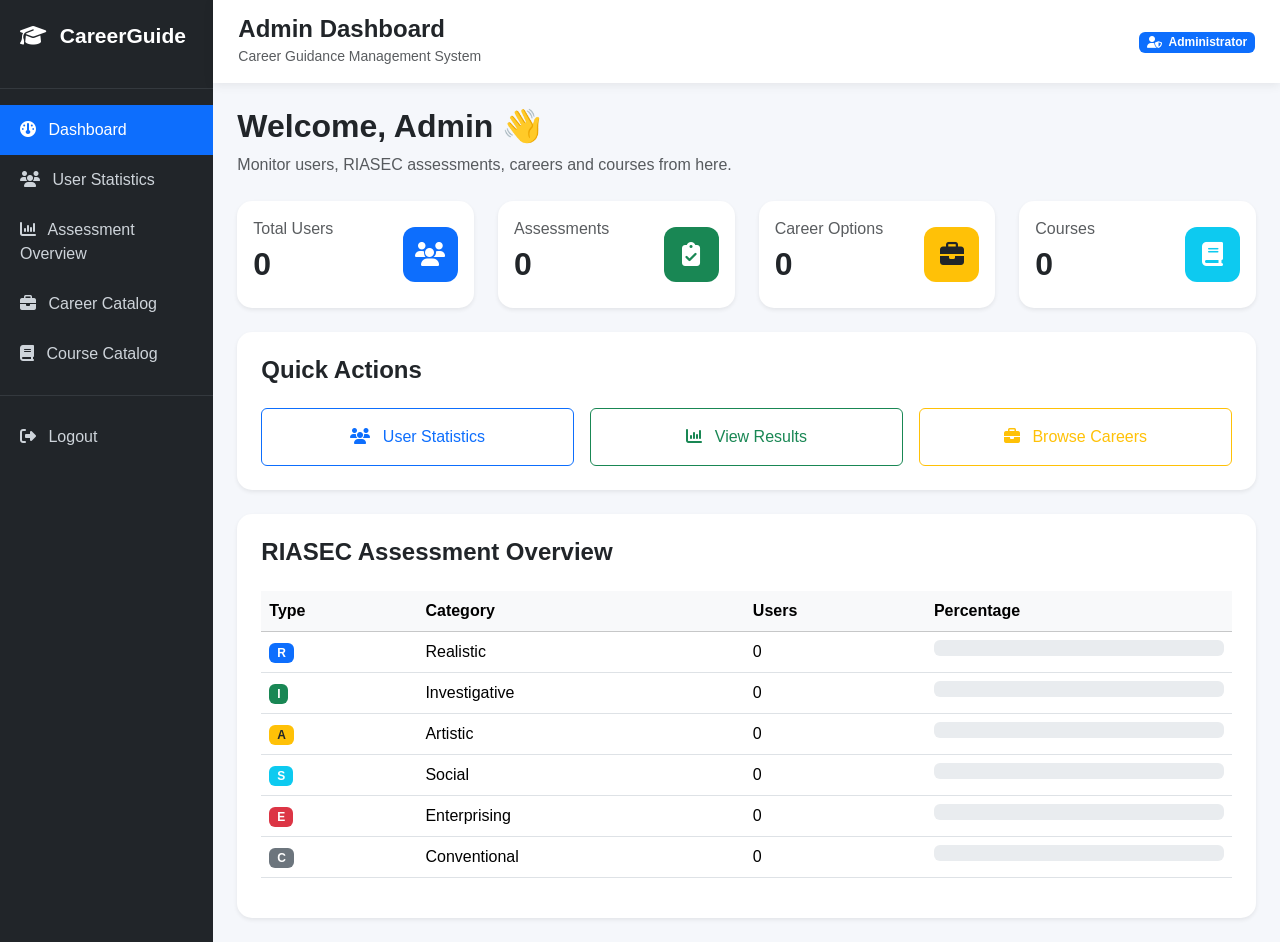
<file: frontend/admin/dashboard.html>
<!DOCTYPE html>
<html lang="en">

<head>

    <meta charset="UTF-8">

    <meta name="viewport"
          content="width=device-width, initial-scale=1.0">

    <title>Admin Dashboard - CareerGuide</title>

    <!-- Bootstrap -->
    <link href="https://cdn.jsdelivr.net/npm/bootstrap@5.3.3/dist/css/bootstrap.min.css"
          rel="stylesheet">

    <!-- Font Awesome -->
    <link rel="stylesheet"
          href="https://cdnjs.cloudflare.com/ajax/libs/font-awesome/6.5.2/css/all.min.css">

    <!-- Custom CSS -->
    <link rel="stylesheet"
          href="css/style.css">

    <style>

        body {
            background: #f5f7fb;
        }

        .sidebar {
            min-height: 100vh;
            background: #212529;
        }

        .sidebar .brand {
            padding: 20px;
            font-size: 21px;
            font-weight: bold;
            color: white;
        }

        .sidebar a {
            display: block;
            color: #ced4da;
            text-decoration: none;
            padding: 13px 20px;
            transition: 0.2s;
        }

        .sidebar a:hover,
        .sidebar a.active {
            background: #0d6efd;
            color: white;
        }

        .topbar {
            background: white;
            padding: 15px 25px;
            box-shadow: 0 2px 10px rgba(0,0,0,0.08);
        }

        .stat-card {
            border: none;
            border-radius: 15px;
            transition: 0.3s;
        }

        .stat-card:hover {
            transform: translateY(-5px);
        }

        .stat-icon {
            width: 55px;
            height: 55px;
            border-radius: 12px;
            display: flex;
            align-items: center;
            justify-content: center;
            font-size: 24px;
        }

        .dashboard-card {
            border: none;
            border-radius: 15px;
        }

        .table-card {
            border: none;
            border-radius: 15px;
        }

        @media (max-width: 768px) {

            .sidebar {
                min-height: 0;
            }

        }

    </style>

</head>


<body>


<!-- ================================================= -->
<!-- ADMIN LAYOUT -->
<!-- ================================================= -->

<div class="container-fluid">

    <div class="row">


        <!-- ================================================= -->
        <!-- SIDEBAR -->
        <!-- ================================================= -->

        <aside class="col-md-3 col-lg-2 p-0 sidebar">

            <div class="brand">

                <i class="fa-solid fa-graduation-cap me-2"></i>

                CareerGuide

            </div>


            <hr class="text-secondary">


            <a href="dashboard.html"
               class="active">

                <i class="fa-solid fa-gauge me-2"></i>

                Dashboard

            </a>


            <a href="dashboard.html#user-statistics">

                <i class="fa-solid fa-users me-2"></i>

                User Statistics

            </a>


            <a href="dashboard.html#assessment-overview">

                <i class="fa-solid fa-chart-column me-2"></i>

                Assessment Overview

            </a>


            <a href="../career.html">

                <i class="fa-solid fa-briefcase me-2"></i>

                Career Catalog

            </a>


            <a href="../courses.html">

                <i class="fa-solid fa-book me-2"></i>

                Course Catalog

            </a>


            <hr class="text-secondary">


            <a href="#"
               onclick="adminLogout()">

                <i class="fa-solid fa-right-from-bracket me-2"></i>

                Logout

            </a>

        </aside>



        <!-- ================================================= -->
        <!-- MAIN CONTENT -->
        <!-- ================================================= -->

        <main class="col-md-9 col-lg-10 p-0">


            <!-- TOP BAR -->

            <div class="topbar d-flex
                        justify-content-between
                        align-items-center">

                <div>

                    <h4 class="fw-bold mb-0">

                        Admin Dashboard

                    </h4>

                    <small class="text-muted">

                        Career Guidance Management System

                    </small>

                </div>


                <div>

                    <span class="badge bg-primary" id="admin-account">

                        <i class="fa-solid fa-user-shield me-1"></i>

                        <span id="adminDisplayName">Administrator</span>

                    </span>

                </div>

            </div>



            <!-- ================================================= -->
            <!-- DASHBOARD CONTENT -->
            <!-- ================================================= -->

            <div class="p-4">


                <div class="mb-4">

                    <h2 class="fw-bold">

                        Welcome, Admin 👋

                    </h2>

                    <p class="text-muted">

                        Monitor users, RIASEC assessments,
                        careers and courses from here.

                    </p>

                </div>



                <!-- ================================================= -->
                <!-- STATISTICS -->
                <!-- ================================================= -->

                <div class="row g-4 mb-4" id="user-statistics">


                    <!-- USERS -->

                    <div class="col-sm-6 col-xl-3">

                        <div class="card stat-card shadow-sm">

                            <div class="card-body">

                                <div class="d-flex
                                            justify-content-between
                                            align-items-center">

                                    <div>

                                        <p class="text-muted mb-1">

                                            Total Users

                                        </p>

                                        <h2 class="fw-bold"
                                            id="totalUsers">

                                            0

                                        </h2>

                                    </div>


                                    <div class="stat-icon
                                                bg-primary
                                                text-white">

                                        <i class="fa-solid fa-users"></i>

                                    </div>

                                </div>

                            </div>

                        </div>

                    </div>



                    <!-- ASSESSMENTS -->

                    <div class="col-sm-6 col-xl-3">

                        <div class="card stat-card shadow-sm">

                            <div class="card-body">

                                <div class="d-flex
                                            justify-content-between
                                            align-items-center">

                                    <div>

                                        <p class="text-muted mb-1">

                                            Assessments

                                        </p>

                                        <h2 class="fw-bold"
                                            id="totalAssessments">

                                            0

                                        </h2>

                                    </div>


                                    <div class="stat-icon
                                                bg-success
                                                text-white">

                                        <i class="fa-solid fa-clipboard-check"></i>

                                    </div>

                                </div>

                            </div>

                        </div>

                    </div>



                    <!-- CAREERS -->

                    <div class="col-sm-6 col-xl-3">

                        <div class="card stat-card shadow-sm">

                            <div class="card-body">

                                <div class="d-flex
                                            justify-content-between
                                            align-items-center">

                                    <div>

                                        <p class="text-muted mb-1">

                                            Career Options

                                        </p>

                                        <h2 class="fw-bold"
                                            id="totalCareers">

                                            0

                                        </h2>

                                    </div>


                                    <div class="stat-icon
                                                bg-warning
                                                text-dark">

                                        <i class="fa-solid fa-briefcase"></i>

                                    </div>

                                </div>

                            </div>

                        </div>

                    </div>



                    <!-- COURSES -->

                    <div class="col-sm-6 col-xl-3">

                        <div class="card stat-card shadow-sm">

                            <div class="card-body">

                                <div class="d-flex
                                            justify-content-between
                                            align-items-center">

                                    <div>

                                        <p class="text-muted mb-1">

                                            Courses

                                        </p>

                                        <h2 class="fw-bold"
                                            id="totalCourses">

                                            0

                                        </h2>

                                    </div>


                                    <div class="stat-icon
                                                bg-info
                                                text-white">

                                        <i class="fa-solid fa-book"></i>

                                    </div>

                                </div>

                            </div>

                        </div>

                    </div>

                </div>



                <!-- ================================================= -->
                <!-- QUICK ACTIONS -->
                <!-- ================================================= -->

                <div class="card dashboard-card shadow-sm mb-4">

                    <div class="card-body p-4">

                        <h4 class="fw-bold mb-4">

                            Quick Actions

                        </h4>


                        <div class="row g-3">


                            <div class="col-md-4">

                                  <a href="dashboard.html#user-statistics"
                                   class="btn btn-outline-primary
                                          w-100 p-3">

                                    <i class="fa-solid fa-users me-2"></i>

                                    User Statistics

                                </a>

                            </div>


                            <div class="col-md-4">

                                <a href="dashboard.html#assessment-overview"
                                   class="btn btn-outline-success
                                          w-100 p-3">

                                    <i class="fa-solid fa-chart-column me-2"></i>

                                    View Results

                                </a>

                            </div>


                            <div class="col-md-4">

                                <a href="../career.html"
                                   class="btn btn-outline-warning
                                          w-100 p-3">

                                    <i class="fa-solid fa-briefcase me-2"></i>

                                    Browse Careers

                                </a>

                            </div>

                        </div>

                    </div>

                </div>



                <!-- ================================================= -->
                <!-- RIASEC OVERVIEW -->
                <!-- ================================================= -->

                <div class="card table-card shadow-sm" id="assessment-overview">

                    <div class="card-body p-4">

                        <h4 class="fw-bold mb-4">

                            RIASEC Assessment Overview

                        </h4>


                        <div class="table-responsive">

                            <table class="table table-hover">

                                <thead class="table-light">

                                    <tr>

                                        <th>
                                            Type
                                        </th>

                                        <th>
                                            Category
                                        </th>

                                        <th>
                                            Users
                                        </th>

                                        <th>
                                            Percentage
                                        </th>

                                    </tr>

                                </thead>


                                <tbody>

                                    <tr>

                                        <td>
                                            <span class="badge bg-primary">
                                                R
                                            </span>
                                        </td>

                                        <td>
                                            Realistic
                                        </td>

                                        <td id="countR">
                                            0
                                        </td>

                                        <td>
                                            <div class="progress">

                                                <div class="progress-bar"
                                                       id="barR">

                                                </div>

                                            </div>
                                        </td>

                                    </tr>


                                    <tr>

                                        <td>
                                            <span class="badge bg-success">
                                                I
                                            </span>
                                        </td>

                                        <td>
                                            Investigative
                                        </td>

                                        <td id="countI">
                                            0
                                        </td>

                                        <td>

                                            <div class="progress">

                                                <div class="progress-bar bg-success"
                                                       id="barI">

                                                </div>

                                            </div>

                                        </td>

                                    </tr>


                                    <tr>

                                        <td>
                                            <span class="badge bg-warning text-dark">
                                                A
                                            </span>
                                        </td>

                                        <td>
                                            Artistic
                                        </td>

                                        <td id="countA">
                                            0
                                        </td>

                                        <td>

                                            <div class="progress">

                                                <div class="progress-bar bg-warning"
                                                       id="barA">

                                                </div>

                                            </div>

                                        </td>

                                    </tr>


                                    <tr>

                                        <td>
                                            <span class="badge bg-info">
                                                S
                                            </span>
                                        </td>

                                        <td>
                                            Social
                                        </td>

                                        <td id="countS">
                                            0
                                        </td>

                                        <td>

                                            <div class="progress">

                                                <div class="progress-bar bg-info"
                                                       id="barS">

                                                </div>

                                            </div>

                                        </td>

                                    </tr>


                                    <tr>

                                        <td>
                                            <span class="badge bg-danger">
                                                E
                                            </span>
                                        </td>

                                        <td>
                                            Enterprising
                                        </td>

                                        <td id="countE">
                                            0
                                        </td>

                                        <td>

                                            <div class="progress">

                                                <div class="progress-bar bg-danger"
                                                       id="barE">

                                                </div>

                                            </div>

                                        </td>

                                    </tr>


                                    <tr>

                                        <td>
                                            <span class="badge bg-secondary">
                                                C
                                            </span>
                                        </td>

                                        <td>
                                            Conventional
                                        </td>

                                        <td id="countC">
                                            0
                                        </td>

                                        <td>

                                            <div class="progress">

                                                <div class="progress-bar bg-secondary"
                                                       id="barC">

                                                </div>

                                            </div>

                                        </td>

                                    </tr>

                                </tbody>

                            </table>

                        </div>

                    </div>

                </div>


            </div>

        </main>

    </div>

</div>



<!-- ================================================= -->
<!-- JAVASCRIPT -->
<!-- ================================================= -->

<script>

document.addEventListener(
    "DOMContentLoaded",
    async function() {


        /* ==============================
           VERIFY ADMIN SESSION
           ============================== */

        let dashboardData;

        try {

            const response = await fetch(
                "http://127.0.0.1:5000/admin/dashboard-data",
                { credentials: "include" }
            );

            if (response.status === 401) {
                window.location.href = "admin-login.html";
                return;
            }

            dashboardData = await response.json();

            if (!response.ok || !dashboardData.success) {
                throw new Error(dashboardData.message || "Dashboard data unavailable");
            }

        } catch (dashboardError) {

            alert(dashboardError.message.includes("fetch")
                ? "Could not connect to the backend. Make sure the Flask server is running."
                : dashboardError.message);
            return;

        }


        document.getElementById("totalUsers").textContent =
            dashboardData.totalUsers;

        if (dashboardData.admin && dashboardData.admin.name) {
            document.getElementById("adminDisplayName").textContent =
                dashboardData.admin.name;
        }


        /* ==============================
           ASSESSMENT COUNT
           ============================== */

        const assessmentCount =
            Number(dashboardData.totalAssessments) || 0;

        document.getElementById("totalAssessments").textContent =
            assessmentCount;

        const riasecTypes = ["R", "I", "A", "S", "E", "C"];

        riasecTypes.forEach(function(type) {

            const count =
                Number(dashboardData.riasecCounts[type]) || 0;

            document.getElementById("count" + type).textContent = count;
            document.getElementById("bar" + type).style.width =
                (assessmentCount ? count / assessmentCount * 100 : 0) + "%";

        });


        /* ==============================
           CAREER COUNT
           ============================== */

        document.getElementById(
            "totalCareers"
        ).textContent = "30";


        /* ==============================
           COURSE COUNT
           ============================== */

        document.getElementById(
            "totalCourses"
        ).textContent = "20";

    }
);


/* ==============================
   ADMIN LOGOUT
   ============================== */

async function adminLogout() {

    try {

        await fetch(
            "http://127.0.0.1:5000/admin/logout",
            {
                method: "POST",
                credentials: "include"
            }
        );

    } finally {

        window.location.href = "admin-login.html";

    }

}

</script>


</body>

</html>
</file>
<file: frontend/css/style.css>
body {
    font-family: Arial, sans-serif;
    margin: 0;
}

.auth-narrow-card {
    max-width: 460px;
}

.hero-section {
    background: linear-gradient(135deg, #f8f9ff, #e8f1ff);
}

.min-vh-75 {
    min-height: 75vh;
}

.hero-icon {
    width: 300px;
    height: 300px;
    margin: auto;
    border-radius: 50%;
    background: #0d6efd;
    display: flex;
    align-items: center;
    justify-content: center;
    box-shadow: 0 15px 40px rgba(0, 0, 0, 0.15);
}

.hero-icon i {
    font-size: 120px;
    color: white;
}

.feature-card {
    border: none;
    border-radius: 15px;
    transition: 0.3s;
}

.feature-card:hover {
    transform: translateY(-8px);
    box-shadow: 0 10px 30px rgba(0, 0, 0, 0.12);
}

.feature-icon {
    font-size: 45px;
    color: #0d6efd;
}

.riasec-card {
    background: white;
    text-align: center;
    padding: 20px 10px;
    border-radius: 12px;
    box-shadow: 0 4px 15px rgba(0, 0, 0, 0.08);
    transition: 0.3s;
}

.riasec-card:hover {
    transform: translateY(-5px);
}

.riasec-card h5 {
    font-size: 35px;
    color: #0d6efd;
    font-weight: bold;
}

.riasec-card p {
    margin-bottom: 0;
    font-weight: 600;
}
</file>
<file: frontend/admin/css/style.css>
body {
    font-family: Arial, sans-serif;
    margin: 0;
}

.hero-section {
    background: linear-gradient(
        135deg,
        #f8f9ff,
        #e8f1ff
    );
}

.min-vh-75 {
    min-height: 75vh;
}

.hero-icon {
    width: 300px;
    height: 300px;
    margin: auto;
    border-radius: 50%;
    background: #0d6efd;
    display: flex;
    align-items: center;
    justify-content: center;
    box-shadow: 0 15px 40px rgba(0, 0, 0, 0.15);
}

.hero-icon i {
    font-size: 120px;
    color: white;
}

.feature-card {
    border: none;
    border-radius: 15px;
    transition: 0.3s;
}

.feature-card:hover {
    transform: translateY(-8px);
    box-shadow: 0 10px 30px rgba(0, 0, 0, 0.12);
}

.feature-icon {
    font-size: 45px;
    color: #0d6efd;
}

.riasec-card {
    background: white;
    text-align: center;
    padding: 20px 10px;
    border-radius: 12px;
    box-shadow: 0 4px 15px rgba(0, 0, 0, 0.08);
    transition: 0.3s;
}

.riasec-card:hover {
    transform: translateY(-5px);
}

.riasec-card h5 {
    font-size: 35px;
    color: #0d6efd;
    font-weight: bold;
}

.riasec-card p {
    margin-bottom: 0;
    font-weight: 600;
}
</file>
